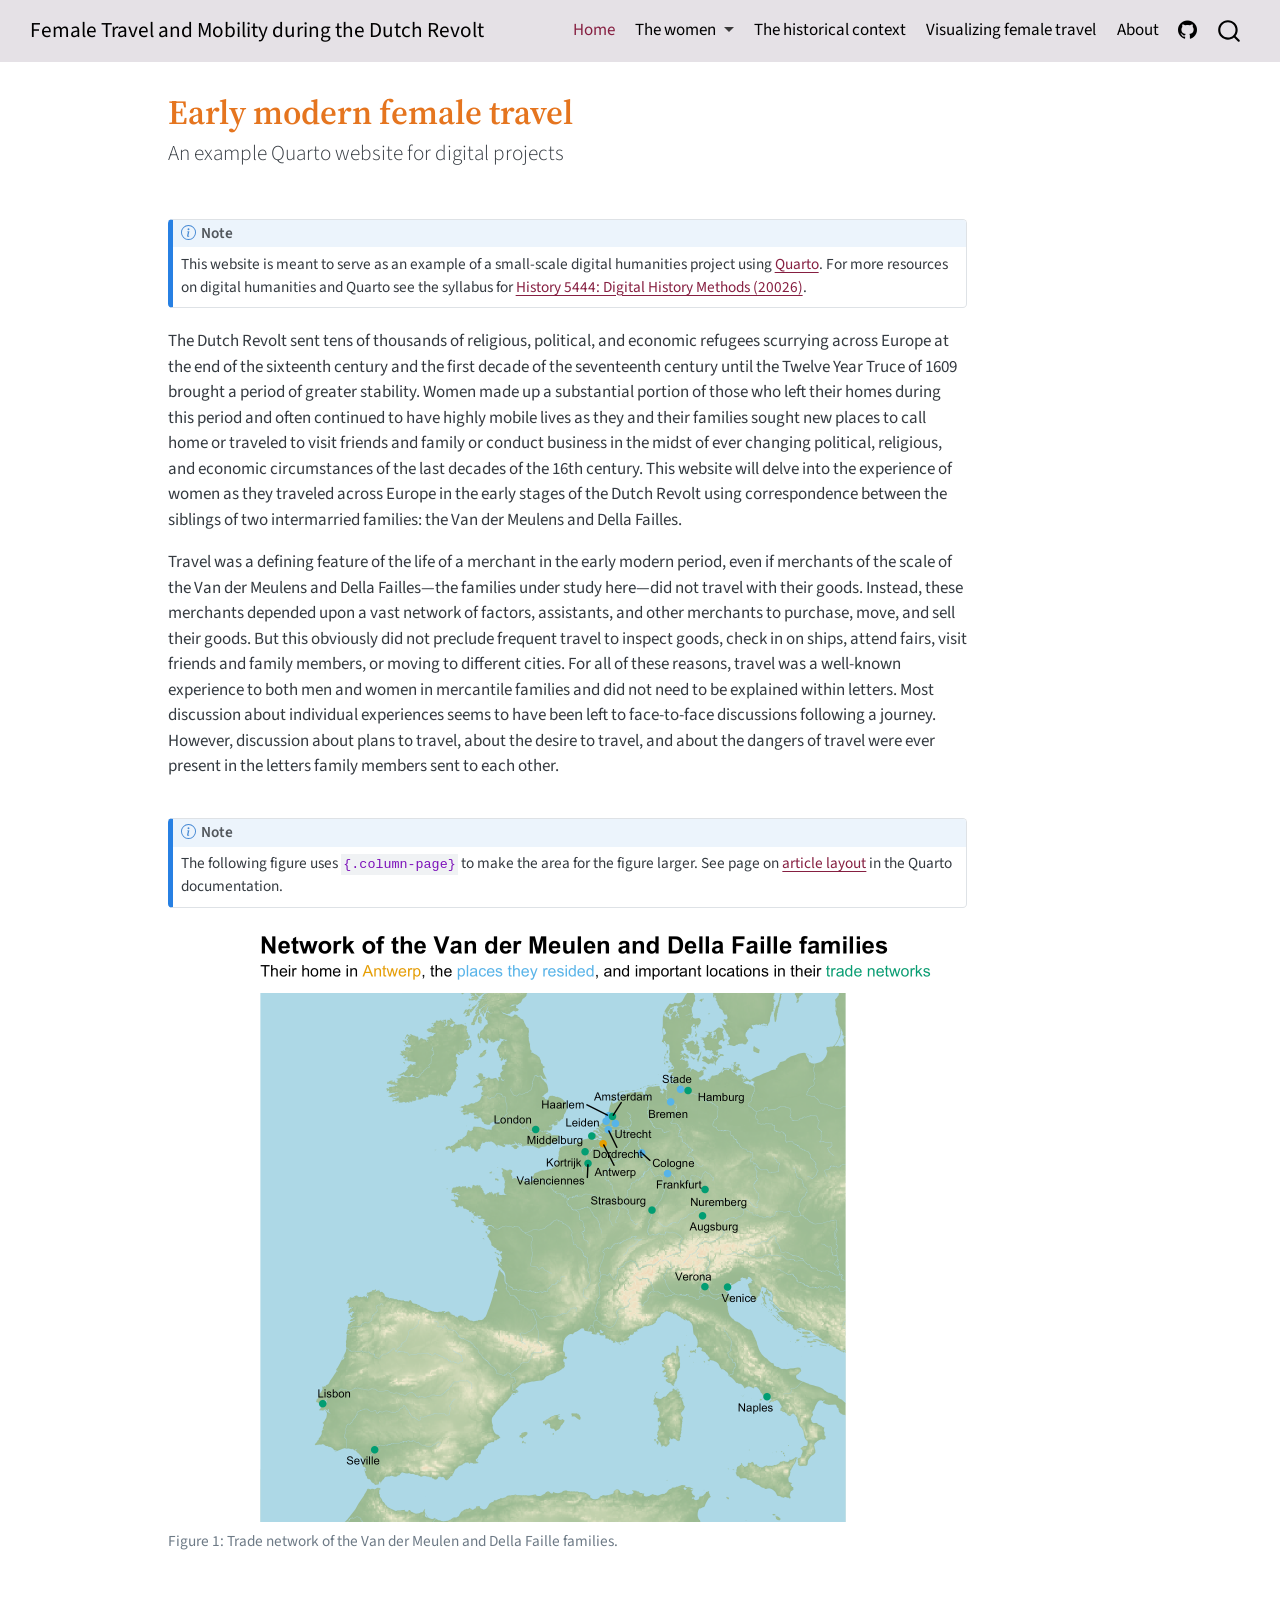
<file: index.html>
<!DOCTYPE html>
<html xmlns="http://www.w3.org/1999/xhtml" lang="en" xml:lang="en"><head>

<meta charset="utf-8">
<meta name="generator" content="quarto-1.9.37">

<meta name="viewport" content="width=device-width, initial-scale=1.0, user-scalable=yes">


<title>Early modern female travel – Female Travel and Mobility during the Dutch Revolt</title>
<style>
/* Default styles provided by pandoc.
** See https://pandoc.org/MANUAL.html#variables-for-html for config info.
*/
code{white-space: pre-wrap;}
span.smallcaps{font-variant: small-caps;}
div.columns{display: flex; gap: min(4vw, 1.5em);}
div.column{flex: auto; overflow-x: auto;}
div.hanging-indent{margin-left: 1.5em; text-indent: -1.5em;}
ul.task-list{list-style: none;}
ul.task-list li input[type="checkbox"] {
  width: 0.8em;
  margin: 0 0.8em 0.2em -1em; /* quarto-specific, see https://github.com/quarto-dev/quarto-cli/issues/4556 */ 
  vertical-align: middle;
}
</style>


<script src="site_libs/quarto-nav/quarto-nav.js"></script>
<script src="site_libs/quarto-nav/headroom.min.js"></script>
<script src="site_libs/clipboard/clipboard.min.js"></script>
<script src="site_libs/quarto-search/autocomplete.umd.js"></script>
<script src="site_libs/quarto-search/fuse.min.js"></script>
<script src="site_libs/quarto-search/quarto-search.js"></script>
<meta name="quarto:offset" content="./">
<script src="site_libs/quarto-html/quarto.js" type="module"></script>
<script src="site_libs/quarto-html/tabsets/tabsets.js" type="module"></script>
<script src="site_libs/quarto-html/popper.min.js"></script>
<script src="site_libs/quarto-html/tippy.umd.min.js"></script>
<script src="site_libs/quarto-html/anchor.min.js"></script>
<link href="site_libs/quarto-html/tippy.css" rel="stylesheet">
<link href="site_libs/quarto-html/quarto-syntax-highlighting-7f8f88aac4f3542376d5c11b86a4c14d.css" rel="stylesheet" id="quarto-text-highlighting-styles">
<script src="site_libs/bootstrap/bootstrap.min.js"></script>
<link href="site_libs/bootstrap/bootstrap-icons.css" rel="stylesheet">
<link href="site_libs/bootstrap/bootstrap-481a39b25387326fc2a14700b6f71c9c.min.css" rel="stylesheet" append-hash="true" id="quarto-bootstrap" data-mode="light">
<script id="quarto-search-options" type="application/json">{
  "location": "navbar",
  "copy-button": false,
  "collapse-after": 3,
  "panel-placement": "end",
  "type": "overlay",
  "limit": 50,
  "keyboard-shortcut": [
    "f",
    "/",
    "s"
  ],
  "show-item-context": false,
  "language": {
    "search-no-results-text": "No results",
    "search-matching-documents-text": "matching documents",
    "search-copy-link-title": "Copy link to search",
    "search-hide-matches-text": "Hide additional matches",
    "search-more-match-text": "more match in this document",
    "search-more-matches-text": "more matches in this document",
    "search-clear-button-title": "Clear",
    "search-text-placeholder": "",
    "search-detached-cancel-button-title": "Cancel",
    "search-submit-button-title": "Submit",
    "search-label": "Search"
  }
}</script>


</head>

<body class="nav-fixed quarto-light">

<div id="quarto-search-results"></div>
  <header id="quarto-header" class="headroom fixed-top">
    <nav class="navbar navbar-expand-lg " data-bs-theme="dark">
      <div class="navbar-container container-fluid">
      <div class="navbar-brand-container mx-auto">
    <a class="navbar-brand" href="./index.html">
    <span class="navbar-title">Female Travel and Mobility during the Dutch Revolt</span>
    </a>
  </div>
            <div id="quarto-search" class="" title="Search"></div>
          <button class="navbar-toggler" type="button" data-bs-toggle="collapse" data-bs-target="#navbarCollapse" aria-controls="navbarCollapse" role="menu" aria-expanded="false" aria-label="Toggle navigation" onclick="if (window.quartoToggleHeadroom) { window.quartoToggleHeadroom(); }">
  <span class="navbar-toggler-icon"></span>
</button>
          <div class="collapse navbar-collapse" id="navbarCollapse">
            <ul class="navbar-nav navbar-nav-scroll ms-auto">
  <li class="nav-item">
    <a class="nav-link active" href="./index.html" aria-current="page"> 
<span class="menu-text">Home</span></a>
  </li>  
  <li class="nav-item dropdown ">
    <a class="nav-link dropdown-toggle" href="#" id="nav-menu-the-women" role="link" data-bs-toggle="dropdown" aria-expanded="false">
 <span class="menu-text">The women</span>
    </a>
    <ul class="dropdown-menu dropdown-menu-end" aria-labelledby="nav-menu-the-women">    
        <li>
    <a class="dropdown-item" href="./anna-df.html">
 <span class="dropdown-text">Anna della Faille</span></a>
  </li>  
        <li>
    <a class="dropdown-item" href="./hester-df.html">
 <span class="dropdown-text">Hester della Faille</span></a>
  </li>  
        <li>
    <a class="dropdown-item" href="./zeghers.html">
 <span class="dropdown-text">Elizabeth Zeghers</span></a>
  </li>  
        <li>
    <a class="dropdown-item" href="./anna-vdm.html">
 <span class="dropdown-text">Anna van der Meulen</span></a>
  </li>  
        <li>
    <a class="dropdown-item" href="./sarah-vdm.html">
 <span class="dropdown-text">Sarah van der Meulen</span></a>
  </li>  
    </ul>
  </li>
  <li class="nav-item">
    <a class="nav-link" href="./context.html"> 
<span class="menu-text">The historical context</span></a>
  </li>  
  <li class="nav-item">
    <a class="nav-link" href="./movements.html"> 
<span class="menu-text">Visualizing female travel</span></a>
  </li>  
  <li class="nav-item">
    <a class="nav-link" href="./about.html"> 
<span class="menu-text">About</span></a>
  </li>  
  <li class="nav-item compact">
    <a class="nav-link" href="https://github.com/jessesadler/quarto-web-example"> <i class="bi bi-github" role="img">
</i> 
<span class="menu-text"></span></a>
  </li>  
</ul>
          </div> <!-- /navcollapse -->
            <div class="quarto-navbar-tools">
</div>
      </div> <!-- /container-fluid -->
    </nav>
</header>
<!-- content -->
<div id="quarto-content" class="quarto-container page-columns page-rows-contents page-layout-article page-navbar">
<!-- sidebar -->
<!-- margin-sidebar -->
    <div id="quarto-margin-sidebar" class="sidebar margin-sidebar zindex-bottom">
        
    </div>
<!-- main -->
<main class="content page-columns page-full" id="quarto-document-content">

<header id="title-block-header" class="quarto-title-block default">
<div class="quarto-title">
<h1 class="title">Early modern female travel</h1>
<p class="subtitle lead">An example Quarto website for digital projects</p>
</div>



<div class="quarto-title-meta">

    
  
    
  </div>
  


</header>


<div class="callout callout-style-default callout-note callout-titled">
<div class="callout-header d-flex align-content-center">
<div class="callout-icon-container">
<i class="callout-icon"></i>
</div>
<div class="callout-title-container flex-fill">
Note
</div>
</div>
<div class="callout-body-container callout-body">
<p>This website is meant to serve as an example of a small-scale digital humanities project using <a href="https://quarto.org/">Quarto</a>. For more resources on digital humanities and Quarto see the syllabus for <a href="https://jessesadler.github.io/vt5444s26/">History 5444: Digital History Methods (20026)</a>.</p>
</div>
</div>
<p>The Dutch Revolt sent tens of thousands of religious, political, and economic refugees scurrying across Europe at the end of the sixteenth century and the first decade of the seventeenth century until the Twelve Year Truce of 1609 brought a period of greater stability. Women made up a substantial portion of those who left their homes during this period and often continued to have highly mobile lives as they and their families sought new places to call home or traveled to visit friends and family or conduct business in the midst of ever changing political, religious, and economic circumstances of the last decades of the 16th century. This website will delve into the experience of women as they traveled across Europe in the early stages of the Dutch Revolt using correspondence between the siblings of two intermarried families: the Van der Meulens and Della Failles.</p>
<p>Travel was a defining feature of the life of a merchant in the early modern period, even if merchants of the scale of the Van der Meulens and Della Failles—the families under study here—did not travel with their goods. Instead, these merchants depended upon a vast network of factors, assistants, and other merchants to purchase, move, and sell their goods. But this obviously did not preclude frequent travel to inspect goods, check in on ships, attend fairs, visit friends and family members, or moving to different cities. For all of these reasons, travel was a well-known experience to both men and women in mercantile families and did not need to be explained within letters. Most discussion about individual experiences seems to have been left to face-to-face discussions following a journey. However, discussion about plans to travel, about the desire to travel, and about the dangers of travel were ever present in the letters family members sent to each other.</p>
<div class="callout callout-style-default callout-note callout-titled">
<div class="callout-header d-flex align-content-center">
<div class="callout-icon-container">
<i class="callout-icon"></i>
</div>
<div class="callout-title-container flex-fill">
Note
</div>
</div>
<div class="callout-body-container callout-body">
<p>The following figure uses <code>{.column-page}</code> to make the area for the figure larger. See page on <a href="https://quarto.org/docs/authoring/article-layout.html">article layout</a> in the Quarto documentation.</p>
</div>
</div>
<div class="page-columns page-full">
<div class="cell page-columns page-full">
<div class="cell-output-display page-columns page-full">
<div id="fig-trade-network" class="quarto-float quarto-figure quarto-figure-center anchored page-columns page-full" alt="A map of western Europe with points representing the two families' home in Antwerp; their residences in Bremen, Cologne, Frankfurt, Stade, Utrecht, Leiden, Dordrecht, and Haarlem; and their main places of trade in London, Venice, Verona, Naples, Amsterdam, Middelburg, Hamburg, Strasbourg, Augsburg, Nuremberg, Seville, Lisbon, Kortrijk, and Valenciennes.">
<figure class="quarto-float quarto-float-fig figure page-columns page-full">
<div aria-describedby="fig-trade-network-caption-0ceaefa1-69ba-4598-a22c-09a6ac19f8ca" class="page-columns page-full">
<img src="index_files/figure-html/fig-trade-network-1.png" class="img-fluid figure-img column-page" alt="A map of western Europe with points representing the two families' home in Antwerp; their residences in Bremen, Cologne, Frankfurt, Stade, Utrecht, Leiden, Dordrecht, and Haarlem; and their main places of trade in London, Venice, Verona, Naples, Amsterdam, Middelburg, Hamburg, Strasbourg, Augsburg, Nuremberg, Seville, Lisbon, Kortrijk, and Valenciennes." width="960">
</div>
<figcaption class="quarto-float-caption-bottom quarto-float-caption quarto-float-fig" id="fig-trade-network-caption-0ceaefa1-69ba-4598-a22c-09a6ac19f8ca">
Figure&nbsp;1: Trade network of the Van der Meulen and Della Faille families.
</figcaption>
</figure>
</div>
</div>
</div>
</div>



</main> <!-- /main -->
<script id="quarto-html-after-body" type="application/javascript">
  window.document.addEventListener("DOMContentLoaded", function (event) {
    const icon = "";
    const anchorJS = new window.AnchorJS();
    anchorJS.options = {
      placement: 'right',
      icon: icon
    };
    anchorJS.add('.anchored');
    const isCodeAnnotation = (el) => {
      for (const clz of el.classList) {
        if (clz.startsWith('code-annotation-')) {                     
          return true;
        }
      }
      return false;
    }
    const onCopySuccess = function(e) {
      // button target
      const button = e.trigger;
      // don't keep focus
      button.blur();
      // flash "checked"
      button.classList.add('code-copy-button-checked');
      var currentTitle = button.getAttribute("title");
      button.setAttribute("title", "Copied!");
      let tooltip;
      if (window.bootstrap) {
        button.setAttribute("data-bs-toggle", "tooltip");
        button.setAttribute("data-bs-placement", "left");
        button.setAttribute("data-bs-title", "Copied!");
        tooltip = new bootstrap.Tooltip(button, 
          { trigger: "manual", 
            customClass: "code-copy-button-tooltip",
            offset: [0, -8]});
        tooltip.show();    
      }
      setTimeout(function() {
        if (tooltip) {
          tooltip.hide();
          button.removeAttribute("data-bs-title");
          button.removeAttribute("data-bs-toggle");
          button.removeAttribute("data-bs-placement");
        }
        button.setAttribute("title", currentTitle);
        button.classList.remove('code-copy-button-checked');
      }, 1000);
      // clear code selection
      e.clearSelection();
    }
    const getTextToCopy = function(trigger) {
      const outerScaffold = trigger.parentElement.cloneNode(true);
      const codeEl = outerScaffold.querySelector('code');
      for (const childEl of codeEl.children) {
        if (isCodeAnnotation(childEl)) {
          childEl.remove();
        }
      }
      return codeEl.innerText;
    }
    const clipboard = new window.ClipboardJS('.code-copy-button:not([data-in-quarto-modal])', {
      text: getTextToCopy
    });
    clipboard.on('success', onCopySuccess);
    if (window.document.getElementById('quarto-embedded-source-code-modal')) {
      const clipboardModal = new window.ClipboardJS('.code-copy-button[data-in-quarto-modal]', {
        text: getTextToCopy,
        container: window.document.getElementById('quarto-embedded-source-code-modal')
      });
      clipboardModal.on('success', onCopySuccess);
    }
      var localhostRegex = new RegExp(/^(?:http|https):\/\/localhost\:?[0-9]*\//);
      var mailtoRegex = new RegExp(/^mailto:/);
        var filterRegex = new RegExp("https:\/\/jessesadler\.github\.io\/quarto-web-example\/");
      var isInternal = (href) => {
          return filterRegex.test(href) || localhostRegex.test(href) || mailtoRegex.test(href);
      }
      // Inspect non-navigation links and adorn them if external
     var links = window.document.querySelectorAll('a[href]:not(.nav-link):not(.navbar-brand):not(.toc-action):not(.sidebar-link):not(.sidebar-item-toggle):not(.pagination-link):not(.no-external):not([aria-hidden]):not(.dropdown-item):not(.quarto-navigation-tool):not(.about-link)');
      for (var i=0; i<links.length; i++) {
        const link = links[i];
        if (!isInternal(link.href)) {
          // undo the damage that might have been done by quarto-nav.js in the case of
          // links that we want to consider external
          if (link.dataset.originalHref !== undefined) {
            link.href = link.dataset.originalHref;
          }
        }
      }
    function tippyHover(el, contentFn, onTriggerFn, onUntriggerFn) {
      const config = {
        allowHTML: true,
        maxWidth: 500,
        delay: 100,
        arrow: false,
        appendTo: function(el) {
            return el.parentElement;
        },
        interactive: true,
        interactiveBorder: 10,
        theme: 'quarto',
        placement: 'bottom-start',
      };
      if (contentFn) {
        config.content = contentFn;
      }
      if (onTriggerFn) {
        config.onTrigger = onTriggerFn;
      }
      if (onUntriggerFn) {
        config.onUntrigger = onUntriggerFn;
      }
      window.tippy(el, config); 
    }
    const noterefs = window.document.querySelectorAll('a[role="doc-noteref"]');
    for (var i=0; i<noterefs.length; i++) {
      const ref = noterefs[i];
      tippyHover(ref, function() {
        // use id or data attribute instead here
        let href = ref.getAttribute('data-footnote-href') || ref.getAttribute('href');
        try { href = new URL(href).hash; } catch {}
        const id = href.replace(/^#\/?/, "");
        const note = window.document.getElementById(id);
        if (note) {
          return note.innerHTML;
        } else {
          return "";
        }
      });
    }
    const xrefs = window.document.querySelectorAll('a.quarto-xref');
    const processXRef = (id, note) => {
      // Strip column container classes
      const stripColumnClz = (el) => {
        el.classList.remove("page-full", "page-columns");
        if (el.children) {
          for (const child of el.children) {
            stripColumnClz(child);
          }
        }
      }
      stripColumnClz(note)
      if (id === null || id.startsWith('sec-')) {
        // Special case sections, only their first couple elements
        const container = document.createElement("div");
        if (note.children && note.children.length > 2) {
          container.appendChild(note.children[0].cloneNode(true));
          for (let i = 1; i < note.children.length; i++) {
            const child = note.children[i];
            if (child.tagName === "P" && child.innerText === "") {
              continue;
            } else {
              container.appendChild(child.cloneNode(true));
              break;
            }
          }
          if (window.Quarto?.typesetMath) {
            window.Quarto.typesetMath(container);
          }
          return container.innerHTML
        } else {
          if (window.Quarto?.typesetMath) {
            window.Quarto.typesetMath(note);
          }
          return note.innerHTML;
        }
      } else {
        // Remove any anchor links if they are present
        const anchorLink = note.querySelector('a.anchorjs-link');
        if (anchorLink) {
          anchorLink.remove();
        }
        if (window.Quarto?.typesetMath) {
          window.Quarto.typesetMath(note);
        }
        if (note.classList.contains("callout")) {
          return note.outerHTML;
        } else {
          return note.innerHTML;
        }
      }
    }
    for (var i=0; i<xrefs.length; i++) {
      const xref = xrefs[i];
      tippyHover(xref, undefined, function(instance) {
        instance.disable();
        let url = xref.getAttribute('href');
        let hash = undefined; 
        if (url.startsWith('#')) {
          hash = url;
        } else {
          try { hash = new URL(url).hash; } catch {}
        }
        if (hash) {
          const id = hash.replace(/^#\/?/, "");
          const note = window.document.getElementById(id);
          if (note !== null) {
            try {
              const html = processXRef(id, note.cloneNode(true));
              instance.setContent(html);
            } finally {
              instance.enable();
              instance.show();
            }
          } else {
            // See if we can fetch this
            fetch(url.split('#')[0])
            .then(res => res.text())
            .then(html => {
              const parser = new DOMParser();
              const htmlDoc = parser.parseFromString(html, "text/html");
              const note = htmlDoc.getElementById(id);
              if (note !== null) {
                const html = processXRef(id, note);
                instance.setContent(html);
              } 
            }).finally(() => {
              instance.enable();
              instance.show();
            });
          }
        } else {
          // See if we can fetch a full url (with no hash to target)
          // This is a special case and we should probably do some content thinning / targeting
          fetch(url)
          .then(res => res.text())
          .then(html => {
            const parser = new DOMParser();
            const htmlDoc = parser.parseFromString(html, "text/html");
            const note = htmlDoc.querySelector('main.content');
            if (note !== null) {
              // This should only happen for chapter cross references
              // (since there is no id in the URL)
              // remove the first header
              if (note.children.length > 0 && note.children[0].tagName === "HEADER") {
                note.children[0].remove();
              }
              const html = processXRef(null, note);
              instance.setContent(html);
            } 
          }).finally(() => {
            instance.enable();
            instance.show();
          });
        }
      }, function(instance) {
      });
    }
        let selectedAnnoteEl;
        const selectorForAnnotation = ( cell, annotation) => {
          let cellAttr = 'data-code-cell="' + cell + '"';
          let lineAttr = 'data-code-annotation="' +  annotation + '"';
          const selector = 'span[' + cellAttr + '][' + lineAttr + ']';
          return selector;
        }
        const selectCodeLines = (annoteEl) => {
          const doc = window.document;
          const targetCell = annoteEl.getAttribute("data-target-cell");
          const targetAnnotation = annoteEl.getAttribute("data-target-annotation");
          const annoteSpan = window.document.querySelector(selectorForAnnotation(targetCell, targetAnnotation));
          const lines = annoteSpan.getAttribute("data-code-lines").split(",");
          const lineIds = lines.map((line) => {
            return targetCell + "-" + line;
          })
          let top = null;
          let height = null;
          let parent = null;
          if (lineIds.length > 0) {
              //compute the position of the single el (top and bottom and make a div)
              const el = window.document.getElementById(lineIds[0]);
              top = el.offsetTop;
              height = el.offsetHeight;
              parent = el.parentElement.parentElement;
            if (lineIds.length > 1) {
              const lastEl = window.document.getElementById(lineIds[lineIds.length - 1]);
              const bottom = lastEl.offsetTop + lastEl.offsetHeight;
              height = bottom - top;
            }
            if (top !== null && height !== null && parent !== null) {
              // cook up a div (if necessary) and position it 
              let div = window.document.getElementById("code-annotation-line-highlight");
              if (div === null) {
                div = window.document.createElement("div");
                div.setAttribute("id", "code-annotation-line-highlight");
                div.style.position = 'absolute';
                parent.appendChild(div);
              }
              div.style.top = top - 2 + "px";
              div.style.height = height + 4 + "px";
              div.style.left = 0;
              let gutterDiv = window.document.getElementById("code-annotation-line-highlight-gutter");
              if (gutterDiv === null) {
                gutterDiv = window.document.createElement("div");
                gutterDiv.setAttribute("id", "code-annotation-line-highlight-gutter");
                gutterDiv.style.position = 'absolute';
                const codeCell = window.document.getElementById(targetCell);
                const gutter = codeCell.querySelector('.code-annotation-gutter');
                gutter.appendChild(gutterDiv);
              }
              gutterDiv.style.top = top - 2 + "px";
              gutterDiv.style.height = height + 4 + "px";
            }
            selectedAnnoteEl = annoteEl;
          }
        };
        const unselectCodeLines = () => {
          const elementsIds = ["code-annotation-line-highlight", "code-annotation-line-highlight-gutter"];
          elementsIds.forEach((elId) => {
            const div = window.document.getElementById(elId);
            if (div) {
              div.remove();
            }
          });
          selectedAnnoteEl = undefined;
        };
          // Handle positioning of the toggle
      window.addEventListener(
        "resize",
        throttle(() => {
          elRect = undefined;
          if (selectedAnnoteEl) {
            selectCodeLines(selectedAnnoteEl);
          }
        }, 10)
      );
      function throttle(fn, ms) {
      let throttle = false;
      let timer;
        return (...args) => {
          if(!throttle) { // first call gets through
              fn.apply(this, args);
              throttle = true;
          } else { // all the others get throttled
              if(timer) clearTimeout(timer); // cancel #2
              timer = setTimeout(() => {
                fn.apply(this, args);
                timer = throttle = false;
              }, ms);
          }
        };
      }
        // Attach click handler to the DT
        const annoteDls = window.document.querySelectorAll('dt[data-target-cell]');
        for (const annoteDlNode of annoteDls) {
          annoteDlNode.addEventListener('click', (event) => {
            const clickedEl = event.target;
            if (clickedEl !== selectedAnnoteEl) {
              unselectCodeLines();
              const activeEl = window.document.querySelector('dt[data-target-cell].code-annotation-active');
              if (activeEl) {
                activeEl.classList.remove('code-annotation-active');
              }
              selectCodeLines(clickedEl);
              clickedEl.classList.add('code-annotation-active');
            } else {
              // Unselect the line
              unselectCodeLines();
              clickedEl.classList.remove('code-annotation-active');
            }
          });
        }
    const findCites = (el) => {
      const parentEl = el.parentElement;
      if (parentEl) {
        const cites = parentEl.dataset.cites;
        if (cites) {
          return {
            el,
            cites: cites.split(' ')
          };
        } else {
          return findCites(el.parentElement)
        }
      } else {
        return undefined;
      }
    };
    var bibliorefs = window.document.querySelectorAll('a[role="doc-biblioref"]');
    for (var i=0; i<bibliorefs.length; i++) {
      const ref = bibliorefs[i];
      const citeInfo = findCites(ref);
      if (citeInfo) {
        tippyHover(citeInfo.el, function() {
          var popup = window.document.createElement('div');
          citeInfo.cites.forEach(function(cite) {
            var citeDiv = window.document.createElement('div');
            citeDiv.classList.add('hanging-indent');
            citeDiv.classList.add('csl-entry');
            var biblioDiv = window.document.getElementById('ref-' + cite);
            if (biblioDiv) {
              citeDiv.innerHTML = biblioDiv.innerHTML;
            }
            popup.appendChild(citeDiv);
          });
          return popup.innerHTML;
        });
      }
    }
  });
  </script>
</div> <!-- /content -->




</body></html>
</file>
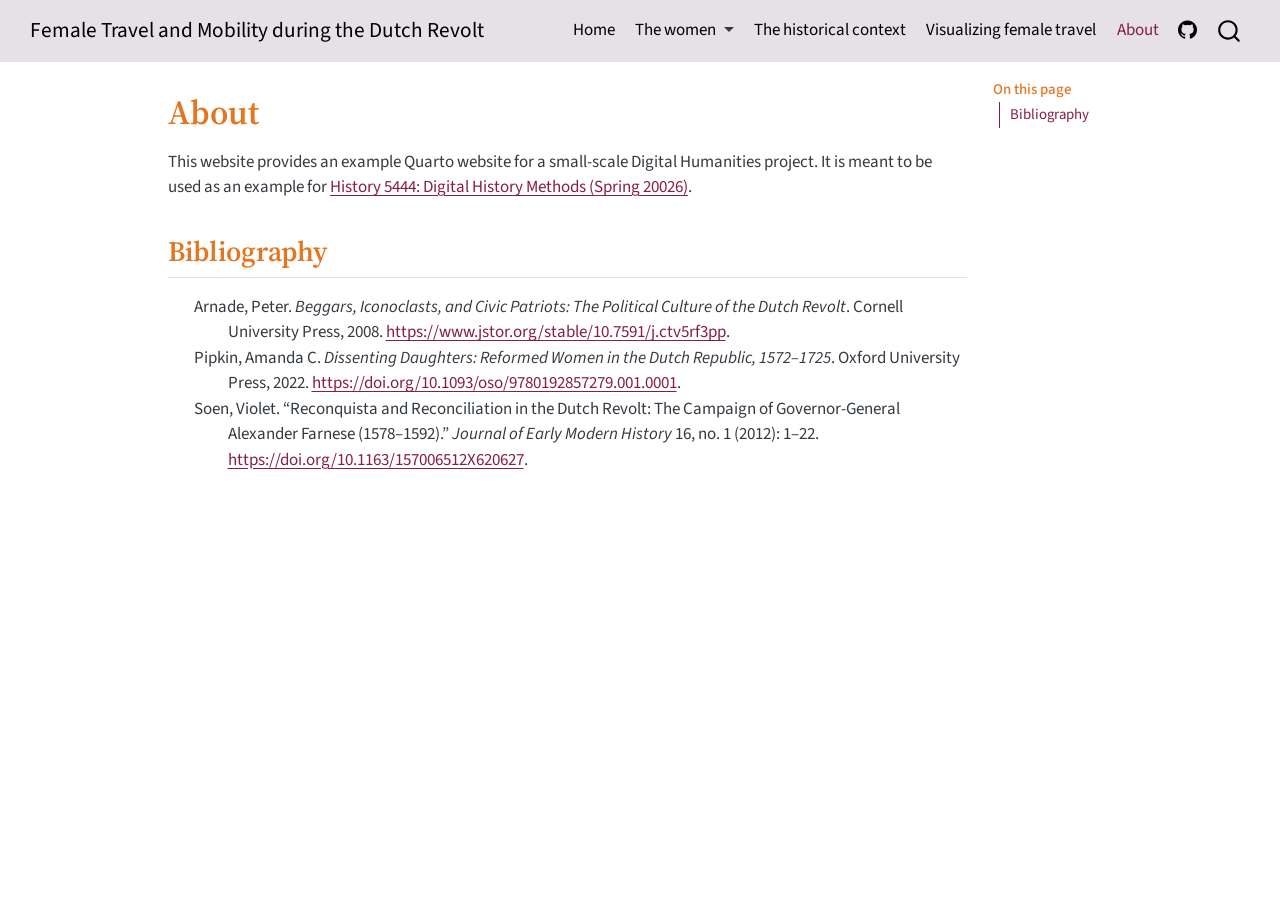
<file: about.html>
<!DOCTYPE html>
<html xmlns="http://www.w3.org/1999/xhtml" lang="en" xml:lang="en"><head>

<meta charset="utf-8">
<meta name="generator" content="quarto-1.9.37">

<meta name="viewport" content="width=device-width, initial-scale=1.0, user-scalable=yes">


<title>About – Female Travel and Mobility during the Dutch Revolt</title>
<style>
/* Default styles provided by pandoc.
** See https://pandoc.org/MANUAL.html#variables-for-html for config info.
*/
code{white-space: pre-wrap;}
span.smallcaps{font-variant: small-caps;}
div.columns{display: flex; gap: min(4vw, 1.5em);}
div.column{flex: auto; overflow-x: auto;}
div.hanging-indent{margin-left: 1.5em; text-indent: -1.5em;}
ul.task-list{list-style: none;}
ul.task-list li input[type="checkbox"] {
  width: 0.8em;
  margin: 0 0.8em 0.2em -1em; /* quarto-specific, see https://github.com/quarto-dev/quarto-cli/issues/4556 */ 
  vertical-align: middle;
}
/* CSS for citations */
div.csl-bib-body { }
div.csl-entry {
  clear: both;
}
.hanging-indent div.csl-entry {
  margin-left:2em;
  text-indent:-2em;
}
div.csl-left-margin {
  min-width:2em;
  float:left;
}
div.csl-right-inline {
  margin-left:2em;
  padding-left:1em;
}
div.csl-indent {
  margin-left: 2em;
}</style>


<script src="site_libs/quarto-nav/quarto-nav.js"></script>
<script src="site_libs/quarto-nav/headroom.min.js"></script>
<script src="site_libs/clipboard/clipboard.min.js"></script>
<script src="site_libs/quarto-search/autocomplete.umd.js"></script>
<script src="site_libs/quarto-search/fuse.min.js"></script>
<script src="site_libs/quarto-search/quarto-search.js"></script>
<meta name="quarto:offset" content="./">
<script src="site_libs/quarto-html/quarto.js" type="module"></script>
<script src="site_libs/quarto-html/tabsets/tabsets.js" type="module"></script>
<script src="site_libs/quarto-html/popper.min.js"></script>
<script src="site_libs/quarto-html/tippy.umd.min.js"></script>
<script src="site_libs/quarto-html/anchor.min.js"></script>
<link href="site_libs/quarto-html/tippy.css" rel="stylesheet">
<link href="site_libs/quarto-html/quarto-syntax-highlighting-7f8f88aac4f3542376d5c11b86a4c14d.css" rel="stylesheet" id="quarto-text-highlighting-styles">
<script src="site_libs/bootstrap/bootstrap.min.js"></script>
<link href="site_libs/bootstrap/bootstrap-icons.css" rel="stylesheet">
<link href="site_libs/bootstrap/bootstrap-481a39b25387326fc2a14700b6f71c9c.min.css" rel="stylesheet" append-hash="true" id="quarto-bootstrap" data-mode="light">
<script id="quarto-search-options" type="application/json">{
  "location": "navbar",
  "copy-button": false,
  "collapse-after": 3,
  "panel-placement": "end",
  "type": "overlay",
  "limit": 50,
  "keyboard-shortcut": [
    "f",
    "/",
    "s"
  ],
  "show-item-context": false,
  "language": {
    "search-no-results-text": "No results",
    "search-matching-documents-text": "matching documents",
    "search-copy-link-title": "Copy link to search",
    "search-hide-matches-text": "Hide additional matches",
    "search-more-match-text": "more match in this document",
    "search-more-matches-text": "more matches in this document",
    "search-clear-button-title": "Clear",
    "search-text-placeholder": "",
    "search-detached-cancel-button-title": "Cancel",
    "search-submit-button-title": "Submit",
    "search-label": "Search"
  }
}</script>


</head>

<body class="nav-fixed quarto-light">

<div id="quarto-search-results"></div>
  <header id="quarto-header" class="headroom fixed-top">
    <nav class="navbar navbar-expand-lg " data-bs-theme="dark">
      <div class="navbar-container container-fluid">
      <div class="navbar-brand-container mx-auto">
    <a class="navbar-brand" href="./index.html">
    <span class="navbar-title">Female Travel and Mobility during the Dutch Revolt</span>
    </a>
  </div>
            <div id="quarto-search" class="" title="Search"></div>
          <button class="navbar-toggler" type="button" data-bs-toggle="collapse" data-bs-target="#navbarCollapse" aria-controls="navbarCollapse" role="menu" aria-expanded="false" aria-label="Toggle navigation" onclick="if (window.quartoToggleHeadroom) { window.quartoToggleHeadroom(); }">
  <span class="navbar-toggler-icon"></span>
</button>
          <div class="collapse navbar-collapse" id="navbarCollapse">
            <ul class="navbar-nav navbar-nav-scroll ms-auto">
  <li class="nav-item">
    <a class="nav-link" href="./index.html"> 
<span class="menu-text">Home</span></a>
  </li>  
  <li class="nav-item dropdown ">
    <a class="nav-link dropdown-toggle" href="#" id="nav-menu-the-women" role="link" data-bs-toggle="dropdown" aria-expanded="false">
 <span class="menu-text">The women</span>
    </a>
    <ul class="dropdown-menu dropdown-menu-end" aria-labelledby="nav-menu-the-women">    
        <li>
    <a class="dropdown-item" href="./anna-df.html">
 <span class="dropdown-text">Anna della Faille</span></a>
  </li>  
        <li>
    <a class="dropdown-item" href="./hester-df.html">
 <span class="dropdown-text">Hester della Faille</span></a>
  </li>  
        <li>
    <a class="dropdown-item" href="./zeghers.html">
 <span class="dropdown-text">Elizabeth Zeghers</span></a>
  </li>  
        <li>
    <a class="dropdown-item" href="./anna-vdm.html">
 <span class="dropdown-text">Anna van der Meulen</span></a>
  </li>  
        <li>
    <a class="dropdown-item" href="./sarah-vdm.html">
 <span class="dropdown-text">Sarah van der Meulen</span></a>
  </li>  
    </ul>
  </li>
  <li class="nav-item">
    <a class="nav-link" href="./context.html"> 
<span class="menu-text">The historical context</span></a>
  </li>  
  <li class="nav-item">
    <a class="nav-link" href="./movements.html"> 
<span class="menu-text">Visualizing female travel</span></a>
  </li>  
  <li class="nav-item">
    <a class="nav-link active" href="./about.html" aria-current="page"> 
<span class="menu-text">About</span></a>
  </li>  
  <li class="nav-item compact">
    <a class="nav-link" href="https://github.com/jessesadler/quarto-web-example"> <i class="bi bi-github" role="img">
</i> 
<span class="menu-text"></span></a>
  </li>  
</ul>
          </div> <!-- /navcollapse -->
            <div class="quarto-navbar-tools">
</div>
      </div> <!-- /container-fluid -->
    </nav>
</header>
<!-- content -->
<div id="quarto-content" class="quarto-container page-columns page-rows-contents page-layout-article page-navbar">
<!-- sidebar -->
<!-- margin-sidebar -->
    <div id="quarto-margin-sidebar" class="sidebar margin-sidebar">
        <nav id="TOC" role="doc-toc" class="toc-active">
    <h2 id="toc-title">On this page</h2>
   
  <ul>
  <li><a href="#bibliography" id="toc-bibliography" class="nav-link active" data-scroll-target="#bibliography">Bibliography</a></li>
  </ul>
</nav>
    </div>
<!-- main -->
<main class="content" id="quarto-document-content">

<header id="title-block-header" class="quarto-title-block default">
<div class="quarto-title">
<h1 class="title">About</h1>
</div>



<div class="quarto-title-meta">

    
  
    
  </div>
  


</header>


<p>This website provides an example Quarto website for a small-scale Digital Humanities project. It is meant to be used as an example for <a href="https://jessesadler.github.io/vt5444s26/">History 5444: Digital History Methods (Spring 20026)</a>.</p>
<section id="bibliography" class="level2">
<h2 class="anchored" data-anchor-id="bibliography">Bibliography</h2>
<div id="refs" class="references csl-bib-body hanging-indent" role="list">
<div id="ref-Arnade_2008" class="csl-entry" role="listitem">
Arnade, Peter. <em>Beggars, Iconoclasts, and Civic Patriots: The Political Culture of the Dutch Revolt</em>. Cornell University Press, 2008. <a href="https://www.jstor.org/stable/10.7591/j.ctv5rf3pp">https://www.jstor.org/stable/10.7591/j.ctv5rf3pp</a>.
</div>
<div id="ref-Pipkin_2022" class="csl-entry" role="listitem">
Pipkin, Amanda C. <em>Dissenting Daughters: Reformed Women in the Dutch Republic, 1572–1725</em>. Oxford University Press, 2022. <a href="https://doi.org/10.1093/oso/9780192857279.001.0001">https://doi.org/10.1093/oso/9780192857279.001.0001</a>.
</div>
<div id="ref-Soen_2012" class="csl-entry" role="listitem">
Soen, Violet. <span>“Reconquista and Reconciliation in the Dutch Revolt: The Campaign of Governor-General Alexander Farnese (1578–1592).”</span> <em>Journal of Early Modern History</em> 16, no. 1 (2012): 1–22. <a href="https://doi.org/10.1163/157006512X620627">https://doi.org/10.1163/157006512X620627</a>.
</div>
</div>


</section>

</main> <!-- /main -->
<script id="quarto-html-after-body" type="application/javascript">
  window.document.addEventListener("DOMContentLoaded", function (event) {
    const icon = "";
    const anchorJS = new window.AnchorJS();
    anchorJS.options = {
      placement: 'right',
      icon: icon
    };
    anchorJS.add('.anchored');
    const isCodeAnnotation = (el) => {
      for (const clz of el.classList) {
        if (clz.startsWith('code-annotation-')) {                     
          return true;
        }
      }
      return false;
    }
    const onCopySuccess = function(e) {
      // button target
      const button = e.trigger;
      // don't keep focus
      button.blur();
      // flash "checked"
      button.classList.add('code-copy-button-checked');
      var currentTitle = button.getAttribute("title");
      button.setAttribute("title", "Copied!");
      let tooltip;
      if (window.bootstrap) {
        button.setAttribute("data-bs-toggle", "tooltip");
        button.setAttribute("data-bs-placement", "left");
        button.setAttribute("data-bs-title", "Copied!");
        tooltip = new bootstrap.Tooltip(button, 
          { trigger: "manual", 
            customClass: "code-copy-button-tooltip",
            offset: [0, -8]});
        tooltip.show();    
      }
      setTimeout(function() {
        if (tooltip) {
          tooltip.hide();
          button.removeAttribute("data-bs-title");
          button.removeAttribute("data-bs-toggle");
          button.removeAttribute("data-bs-placement");
        }
        button.setAttribute("title", currentTitle);
        button.classList.remove('code-copy-button-checked');
      }, 1000);
      // clear code selection
      e.clearSelection();
    }
    const getTextToCopy = function(trigger) {
      const outerScaffold = trigger.parentElement.cloneNode(true);
      const codeEl = outerScaffold.querySelector('code');
      for (const childEl of codeEl.children) {
        if (isCodeAnnotation(childEl)) {
          childEl.remove();
        }
      }
      return codeEl.innerText;
    }
    const clipboard = new window.ClipboardJS('.code-copy-button:not([data-in-quarto-modal])', {
      text: getTextToCopy
    });
    clipboard.on('success', onCopySuccess);
    if (window.document.getElementById('quarto-embedded-source-code-modal')) {
      const clipboardModal = new window.ClipboardJS('.code-copy-button[data-in-quarto-modal]', {
        text: getTextToCopy,
        container: window.document.getElementById('quarto-embedded-source-code-modal')
      });
      clipboardModal.on('success', onCopySuccess);
    }
      var localhostRegex = new RegExp(/^(?:http|https):\/\/localhost\:?[0-9]*\//);
      var mailtoRegex = new RegExp(/^mailto:/);
        var filterRegex = new RegExp("https:\/\/jessesadler\.github\.io\/quarto-web-example\/");
      var isInternal = (href) => {
          return filterRegex.test(href) || localhostRegex.test(href) || mailtoRegex.test(href);
      }
      // Inspect non-navigation links and adorn them if external
     var links = window.document.querySelectorAll('a[href]:not(.nav-link):not(.navbar-brand):not(.toc-action):not(.sidebar-link):not(.sidebar-item-toggle):not(.pagination-link):not(.no-external):not([aria-hidden]):not(.dropdown-item):not(.quarto-navigation-tool):not(.about-link)');
      for (var i=0; i<links.length; i++) {
        const link = links[i];
        if (!isInternal(link.href)) {
          // undo the damage that might have been done by quarto-nav.js in the case of
          // links that we want to consider external
          if (link.dataset.originalHref !== undefined) {
            link.href = link.dataset.originalHref;
          }
        }
      }
    function tippyHover(el, contentFn, onTriggerFn, onUntriggerFn) {
      const config = {
        allowHTML: true,
        maxWidth: 500,
        delay: 100,
        arrow: false,
        appendTo: function(el) {
            return el.parentElement;
        },
        interactive: true,
        interactiveBorder: 10,
        theme: 'quarto',
        placement: 'bottom-start',
      };
      if (contentFn) {
        config.content = contentFn;
      }
      if (onTriggerFn) {
        config.onTrigger = onTriggerFn;
      }
      if (onUntriggerFn) {
        config.onUntrigger = onUntriggerFn;
      }
      window.tippy(el, config); 
    }
    const noterefs = window.document.querySelectorAll('a[role="doc-noteref"]');
    for (var i=0; i<noterefs.length; i++) {
      const ref = noterefs[i];
      tippyHover(ref, function() {
        // use id or data attribute instead here
        let href = ref.getAttribute('data-footnote-href') || ref.getAttribute('href');
        try { href = new URL(href).hash; } catch {}
        const id = href.replace(/^#\/?/, "");
        const note = window.document.getElementById(id);
        if (note) {
          return note.innerHTML;
        } else {
          return "";
        }
      });
    }
    const xrefs = window.document.querySelectorAll('a.quarto-xref');
    const processXRef = (id, note) => {
      // Strip column container classes
      const stripColumnClz = (el) => {
        el.classList.remove("page-full", "page-columns");
        if (el.children) {
          for (const child of el.children) {
            stripColumnClz(child);
          }
        }
      }
      stripColumnClz(note)
      if (id === null || id.startsWith('sec-')) {
        // Special case sections, only their first couple elements
        const container = document.createElement("div");
        if (note.children && note.children.length > 2) {
          container.appendChild(note.children[0].cloneNode(true));
          for (let i = 1; i < note.children.length; i++) {
            const child = note.children[i];
            if (child.tagName === "P" && child.innerText === "") {
              continue;
            } else {
              container.appendChild(child.cloneNode(true));
              break;
            }
          }
          if (window.Quarto?.typesetMath) {
            window.Quarto.typesetMath(container);
          }
          return container.innerHTML
        } else {
          if (window.Quarto?.typesetMath) {
            window.Quarto.typesetMath(note);
          }
          return note.innerHTML;
        }
      } else {
        // Remove any anchor links if they are present
        const anchorLink = note.querySelector('a.anchorjs-link');
        if (anchorLink) {
          anchorLink.remove();
        }
        if (window.Quarto?.typesetMath) {
          window.Quarto.typesetMath(note);
        }
        if (note.classList.contains("callout")) {
          return note.outerHTML;
        } else {
          return note.innerHTML;
        }
      }
    }
    for (var i=0; i<xrefs.length; i++) {
      const xref = xrefs[i];
      tippyHover(xref, undefined, function(instance) {
        instance.disable();
        let url = xref.getAttribute('href');
        let hash = undefined; 
        if (url.startsWith('#')) {
          hash = url;
        } else {
          try { hash = new URL(url).hash; } catch {}
        }
        if (hash) {
          const id = hash.replace(/^#\/?/, "");
          const note = window.document.getElementById(id);
          if (note !== null) {
            try {
              const html = processXRef(id, note.cloneNode(true));
              instance.setContent(html);
            } finally {
              instance.enable();
              instance.show();
            }
          } else {
            // See if we can fetch this
            fetch(url.split('#')[0])
            .then(res => res.text())
            .then(html => {
              const parser = new DOMParser();
              const htmlDoc = parser.parseFromString(html, "text/html");
              const note = htmlDoc.getElementById(id);
              if (note !== null) {
                const html = processXRef(id, note);
                instance.setContent(html);
              } 
            }).finally(() => {
              instance.enable();
              instance.show();
            });
          }
        } else {
          // See if we can fetch a full url (with no hash to target)
          // This is a special case and we should probably do some content thinning / targeting
          fetch(url)
          .then(res => res.text())
          .then(html => {
            const parser = new DOMParser();
            const htmlDoc = parser.parseFromString(html, "text/html");
            const note = htmlDoc.querySelector('main.content');
            if (note !== null) {
              // This should only happen for chapter cross references
              // (since there is no id in the URL)
              // remove the first header
              if (note.children.length > 0 && note.children[0].tagName === "HEADER") {
                note.children[0].remove();
              }
              const html = processXRef(null, note);
              instance.setContent(html);
            } 
          }).finally(() => {
            instance.enable();
            instance.show();
          });
        }
      }, function(instance) {
      });
    }
        let selectedAnnoteEl;
        const selectorForAnnotation = ( cell, annotation) => {
          let cellAttr = 'data-code-cell="' + cell + '"';
          let lineAttr = 'data-code-annotation="' +  annotation + '"';
          const selector = 'span[' + cellAttr + '][' + lineAttr + ']';
          return selector;
        }
        const selectCodeLines = (annoteEl) => {
          const doc = window.document;
          const targetCell = annoteEl.getAttribute("data-target-cell");
          const targetAnnotation = annoteEl.getAttribute("data-target-annotation");
          const annoteSpan = window.document.querySelector(selectorForAnnotation(targetCell, targetAnnotation));
          const lines = annoteSpan.getAttribute("data-code-lines").split(",");
          const lineIds = lines.map((line) => {
            return targetCell + "-" + line;
          })
          let top = null;
          let height = null;
          let parent = null;
          if (lineIds.length > 0) {
              //compute the position of the single el (top and bottom and make a div)
              const el = window.document.getElementById(lineIds[0]);
              top = el.offsetTop;
              height = el.offsetHeight;
              parent = el.parentElement.parentElement;
            if (lineIds.length > 1) {
              const lastEl = window.document.getElementById(lineIds[lineIds.length - 1]);
              const bottom = lastEl.offsetTop + lastEl.offsetHeight;
              height = bottom - top;
            }
            if (top !== null && height !== null && parent !== null) {
              // cook up a div (if necessary) and position it 
              let div = window.document.getElementById("code-annotation-line-highlight");
              if (div === null) {
                div = window.document.createElement("div");
                div.setAttribute("id", "code-annotation-line-highlight");
                div.style.position = 'absolute';
                parent.appendChild(div);
              }
              div.style.top = top - 2 + "px";
              div.style.height = height + 4 + "px";
              div.style.left = 0;
              let gutterDiv = window.document.getElementById("code-annotation-line-highlight-gutter");
              if (gutterDiv === null) {
                gutterDiv = window.document.createElement("div");
                gutterDiv.setAttribute("id", "code-annotation-line-highlight-gutter");
                gutterDiv.style.position = 'absolute';
                const codeCell = window.document.getElementById(targetCell);
                const gutter = codeCell.querySelector('.code-annotation-gutter');
                gutter.appendChild(gutterDiv);
              }
              gutterDiv.style.top = top - 2 + "px";
              gutterDiv.style.height = height + 4 + "px";
            }
            selectedAnnoteEl = annoteEl;
          }
        };
        const unselectCodeLines = () => {
          const elementsIds = ["code-annotation-line-highlight", "code-annotation-line-highlight-gutter"];
          elementsIds.forEach((elId) => {
            const div = window.document.getElementById(elId);
            if (div) {
              div.remove();
            }
          });
          selectedAnnoteEl = undefined;
        };
          // Handle positioning of the toggle
      window.addEventListener(
        "resize",
        throttle(() => {
          elRect = undefined;
          if (selectedAnnoteEl) {
            selectCodeLines(selectedAnnoteEl);
          }
        }, 10)
      );
      function throttle(fn, ms) {
      let throttle = false;
      let timer;
        return (...args) => {
          if(!throttle) { // first call gets through
              fn.apply(this, args);
              throttle = true;
          } else { // all the others get throttled
              if(timer) clearTimeout(timer); // cancel #2
              timer = setTimeout(() => {
                fn.apply(this, args);
                timer = throttle = false;
              }, ms);
          }
        };
      }
        // Attach click handler to the DT
        const annoteDls = window.document.querySelectorAll('dt[data-target-cell]');
        for (const annoteDlNode of annoteDls) {
          annoteDlNode.addEventListener('click', (event) => {
            const clickedEl = event.target;
            if (clickedEl !== selectedAnnoteEl) {
              unselectCodeLines();
              const activeEl = window.document.querySelector('dt[data-target-cell].code-annotation-active');
              if (activeEl) {
                activeEl.classList.remove('code-annotation-active');
              }
              selectCodeLines(clickedEl);
              clickedEl.classList.add('code-annotation-active');
            } else {
              // Unselect the line
              unselectCodeLines();
              clickedEl.classList.remove('code-annotation-active');
            }
          });
        }
    const findCites = (el) => {
      const parentEl = el.parentElement;
      if (parentEl) {
        const cites = parentEl.dataset.cites;
        if (cites) {
          return {
            el,
            cites: cites.split(' ')
          };
        } else {
          return findCites(el.parentElement)
        }
      } else {
        return undefined;
      }
    };
    var bibliorefs = window.document.querySelectorAll('a[role="doc-biblioref"]');
    for (var i=0; i<bibliorefs.length; i++) {
      const ref = bibliorefs[i];
      const citeInfo = findCites(ref);
      if (citeInfo) {
        tippyHover(citeInfo.el, function() {
          var popup = window.document.createElement('div');
          citeInfo.cites.forEach(function(cite) {
            var citeDiv = window.document.createElement('div');
            citeDiv.classList.add('hanging-indent');
            citeDiv.classList.add('csl-entry');
            var biblioDiv = window.document.getElementById('ref-' + cite);
            if (biblioDiv) {
              citeDiv.innerHTML = biblioDiv.innerHTML;
            }
            popup.appendChild(citeDiv);
          });
          return popup.innerHTML;
        });
      }
    }
  });
  </script>
</div> <!-- /content -->




</body></html>
</file>
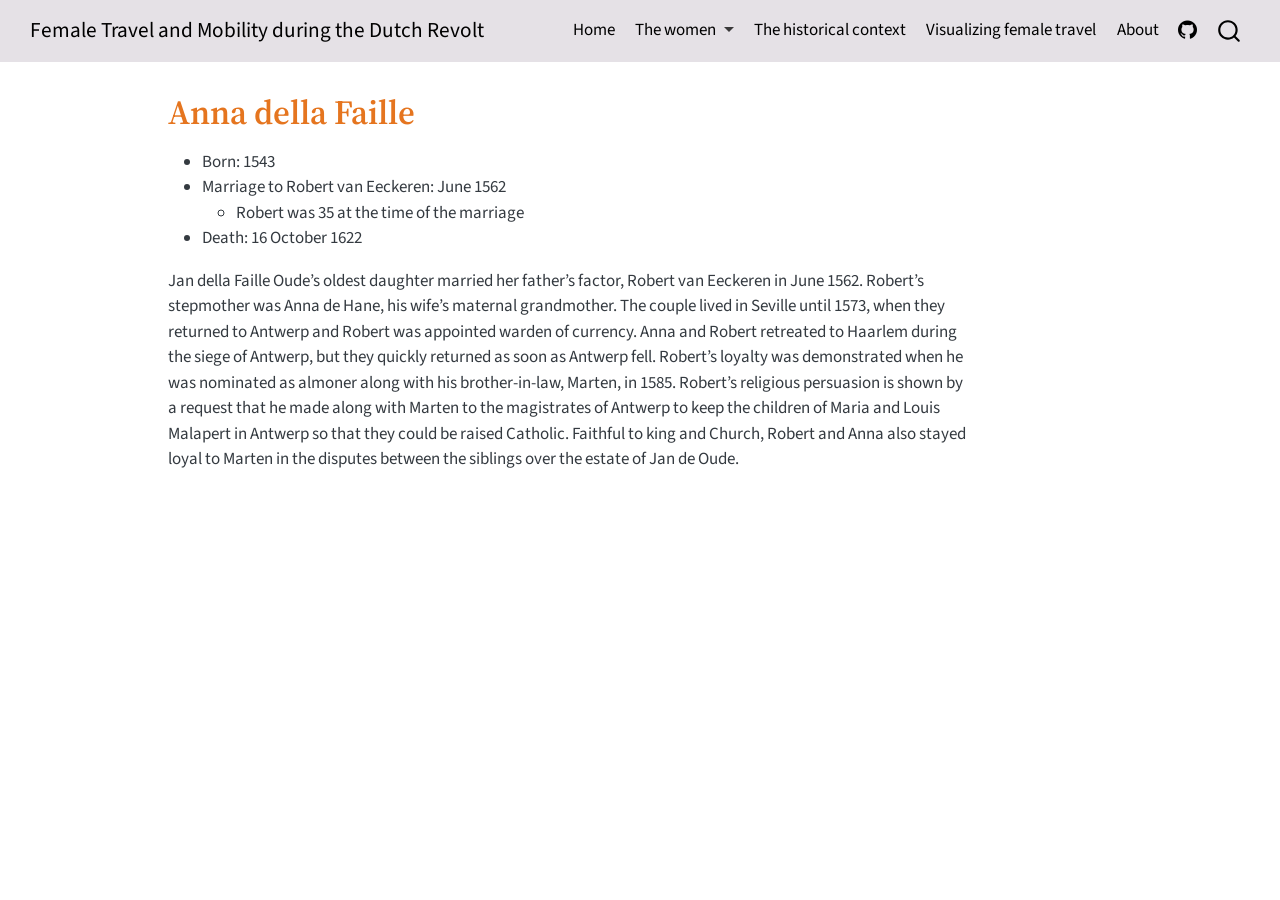
<file: anna-df.html>
<!DOCTYPE html>
<html xmlns="http://www.w3.org/1999/xhtml" lang="en" xml:lang="en"><head>

<meta charset="utf-8">
<meta name="generator" content="quarto-1.9.37">

<meta name="viewport" content="width=device-width, initial-scale=1.0, user-scalable=yes">


<title>Anna della Faille – Female Travel and Mobility during the Dutch Revolt</title>
<style>
/* Default styles provided by pandoc.
** See https://pandoc.org/MANUAL.html#variables-for-html for config info.
*/
code{white-space: pre-wrap;}
span.smallcaps{font-variant: small-caps;}
div.columns{display: flex; gap: min(4vw, 1.5em);}
div.column{flex: auto; overflow-x: auto;}
div.hanging-indent{margin-left: 1.5em; text-indent: -1.5em;}
ul.task-list{list-style: none;}
ul.task-list li input[type="checkbox"] {
  width: 0.8em;
  margin: 0 0.8em 0.2em -1em; /* quarto-specific, see https://github.com/quarto-dev/quarto-cli/issues/4556 */ 
  vertical-align: middle;
}
</style>


<script src="site_libs/quarto-nav/quarto-nav.js"></script>
<script src="site_libs/quarto-nav/headroom.min.js"></script>
<script src="site_libs/clipboard/clipboard.min.js"></script>
<script src="site_libs/quarto-search/autocomplete.umd.js"></script>
<script src="site_libs/quarto-search/fuse.min.js"></script>
<script src="site_libs/quarto-search/quarto-search.js"></script>
<meta name="quarto:offset" content="./">
<script src="site_libs/quarto-html/quarto.js" type="module"></script>
<script src="site_libs/quarto-html/tabsets/tabsets.js" type="module"></script>
<script src="site_libs/quarto-html/popper.min.js"></script>
<script src="site_libs/quarto-html/tippy.umd.min.js"></script>
<script src="site_libs/quarto-html/anchor.min.js"></script>
<link href="site_libs/quarto-html/tippy.css" rel="stylesheet">
<link href="site_libs/quarto-html/quarto-syntax-highlighting-7f8f88aac4f3542376d5c11b86a4c14d.css" rel="stylesheet" id="quarto-text-highlighting-styles">
<script src="site_libs/bootstrap/bootstrap.min.js"></script>
<link href="site_libs/bootstrap/bootstrap-icons.css" rel="stylesheet">
<link href="site_libs/bootstrap/bootstrap-481a39b25387326fc2a14700b6f71c9c.min.css" rel="stylesheet" append-hash="true" id="quarto-bootstrap" data-mode="light">
<script id="quarto-search-options" type="application/json">{
  "location": "navbar",
  "copy-button": false,
  "collapse-after": 3,
  "panel-placement": "end",
  "type": "overlay",
  "limit": 50,
  "keyboard-shortcut": [
    "f",
    "/",
    "s"
  ],
  "show-item-context": false,
  "language": {
    "search-no-results-text": "No results",
    "search-matching-documents-text": "matching documents",
    "search-copy-link-title": "Copy link to search",
    "search-hide-matches-text": "Hide additional matches",
    "search-more-match-text": "more match in this document",
    "search-more-matches-text": "more matches in this document",
    "search-clear-button-title": "Clear",
    "search-text-placeholder": "",
    "search-detached-cancel-button-title": "Cancel",
    "search-submit-button-title": "Submit",
    "search-label": "Search"
  }
}</script>


</head>

<body class="nav-fixed quarto-light">

<div id="quarto-search-results"></div>
  <header id="quarto-header" class="headroom fixed-top">
    <nav class="navbar navbar-expand-lg " data-bs-theme="dark">
      <div class="navbar-container container-fluid">
      <div class="navbar-brand-container mx-auto">
    <a class="navbar-brand" href="./index.html">
    <span class="navbar-title">Female Travel and Mobility during the Dutch Revolt</span>
    </a>
  </div>
            <div id="quarto-search" class="" title="Search"></div>
          <button class="navbar-toggler" type="button" data-bs-toggle="collapse" data-bs-target="#navbarCollapse" aria-controls="navbarCollapse" role="menu" aria-expanded="false" aria-label="Toggle navigation" onclick="if (window.quartoToggleHeadroom) { window.quartoToggleHeadroom(); }">
  <span class="navbar-toggler-icon"></span>
</button>
          <div class="collapse navbar-collapse" id="navbarCollapse">
            <ul class="navbar-nav navbar-nav-scroll ms-auto">
  <li class="nav-item">
    <a class="nav-link" href="./index.html"> 
<span class="menu-text">Home</span></a>
  </li>  
  <li class="nav-item dropdown ">
    <a class="nav-link dropdown-toggle" href="#" id="nav-menu-the-women" role="link" data-bs-toggle="dropdown" aria-expanded="false">
 <span class="menu-text">The women</span>
    </a>
    <ul class="dropdown-menu dropdown-menu-end" aria-labelledby="nav-menu-the-women">    
        <li>
    <a class="dropdown-item" href="./anna-df.html">
 <span class="dropdown-text">Anna della Faille</span></a>
  </li>  
        <li>
    <a class="dropdown-item" href="./hester-df.html">
 <span class="dropdown-text">Hester della Faille</span></a>
  </li>  
        <li>
    <a class="dropdown-item" href="./zeghers.html">
 <span class="dropdown-text">Elizabeth Zeghers</span></a>
  </li>  
        <li>
    <a class="dropdown-item" href="./anna-vdm.html">
 <span class="dropdown-text">Anna van der Meulen</span></a>
  </li>  
        <li>
    <a class="dropdown-item" href="./sarah-vdm.html">
 <span class="dropdown-text">Sarah van der Meulen</span></a>
  </li>  
    </ul>
  </li>
  <li class="nav-item">
    <a class="nav-link" href="./context.html"> 
<span class="menu-text">The historical context</span></a>
  </li>  
  <li class="nav-item">
    <a class="nav-link" href="./movements.html"> 
<span class="menu-text">Visualizing female travel</span></a>
  </li>  
  <li class="nav-item">
    <a class="nav-link" href="./about.html"> 
<span class="menu-text">About</span></a>
  </li>  
  <li class="nav-item compact">
    <a class="nav-link" href="https://github.com/jessesadler/quarto-web-example"> <i class="bi bi-github" role="img">
</i> 
<span class="menu-text"></span></a>
  </li>  
</ul>
          </div> <!-- /navcollapse -->
            <div class="quarto-navbar-tools">
</div>
      </div> <!-- /container-fluid -->
    </nav>
</header>
<!-- content -->
<div id="quarto-content" class="quarto-container page-columns page-rows-contents page-layout-article page-navbar">
<!-- sidebar -->
<!-- margin-sidebar -->
    <div id="quarto-margin-sidebar" class="sidebar margin-sidebar zindex-bottom">
        
    </div>
<!-- main -->
<main class="content" id="quarto-document-content">

<header id="title-block-header" class="quarto-title-block default">
<div class="quarto-title">
<h1 class="title">Anna della Faille</h1>
</div>



<div class="quarto-title-meta">

    
  
    
  </div>
  


</header>


<ul>
<li>Born: 1543</li>
<li>Marriage to Robert van Eeckeren: June 1562
<ul>
<li>Robert was 35 at the time of the marriage</li>
</ul></li>
<li>Death: 16 October 1622</li>
</ul>
<p>Jan della Faille Oude’s oldest daughter married her father’s factor, Robert van Eeckeren in June 1562. Robert’s stepmother was Anna de Hane, his wife’s maternal grandmother. The couple lived in Seville until 1573, when they returned to Antwerp and Robert was appointed warden of currency. Anna and Robert retreated to Haarlem during the siege of Antwerp, but they quickly returned as soon as Antwerp fell. Robert’s loyalty was demonstrated when he was nominated as almoner along with his brother-in-law, Marten, in 1585. Robert’s religious persuasion is shown by a request that he made along with Marten to the magistrates of Antwerp to keep the children of Maria and Louis Malapert in Antwerp so that they could be raised Catholic. Faithful to king and Church, Robert and Anna also stayed loyal to Marten in the disputes between the siblings over the estate of Jan de Oude.</p>



</main> <!-- /main -->
<script id="quarto-html-after-body" type="application/javascript">
  window.document.addEventListener("DOMContentLoaded", function (event) {
    const icon = "";
    const anchorJS = new window.AnchorJS();
    anchorJS.options = {
      placement: 'right',
      icon: icon
    };
    anchorJS.add('.anchored');
    const isCodeAnnotation = (el) => {
      for (const clz of el.classList) {
        if (clz.startsWith('code-annotation-')) {                     
          return true;
        }
      }
      return false;
    }
    const onCopySuccess = function(e) {
      // button target
      const button = e.trigger;
      // don't keep focus
      button.blur();
      // flash "checked"
      button.classList.add('code-copy-button-checked');
      var currentTitle = button.getAttribute("title");
      button.setAttribute("title", "Copied!");
      let tooltip;
      if (window.bootstrap) {
        button.setAttribute("data-bs-toggle", "tooltip");
        button.setAttribute("data-bs-placement", "left");
        button.setAttribute("data-bs-title", "Copied!");
        tooltip = new bootstrap.Tooltip(button, 
          { trigger: "manual", 
            customClass: "code-copy-button-tooltip",
            offset: [0, -8]});
        tooltip.show();    
      }
      setTimeout(function() {
        if (tooltip) {
          tooltip.hide();
          button.removeAttribute("data-bs-title");
          button.removeAttribute("data-bs-toggle");
          button.removeAttribute("data-bs-placement");
        }
        button.setAttribute("title", currentTitle);
        button.classList.remove('code-copy-button-checked');
      }, 1000);
      // clear code selection
      e.clearSelection();
    }
    const getTextToCopy = function(trigger) {
      const outerScaffold = trigger.parentElement.cloneNode(true);
      const codeEl = outerScaffold.querySelector('code');
      for (const childEl of codeEl.children) {
        if (isCodeAnnotation(childEl)) {
          childEl.remove();
        }
      }
      return codeEl.innerText;
    }
    const clipboard = new window.ClipboardJS('.code-copy-button:not([data-in-quarto-modal])', {
      text: getTextToCopy
    });
    clipboard.on('success', onCopySuccess);
    if (window.document.getElementById('quarto-embedded-source-code-modal')) {
      const clipboardModal = new window.ClipboardJS('.code-copy-button[data-in-quarto-modal]', {
        text: getTextToCopy,
        container: window.document.getElementById('quarto-embedded-source-code-modal')
      });
      clipboardModal.on('success', onCopySuccess);
    }
      var localhostRegex = new RegExp(/^(?:http|https):\/\/localhost\:?[0-9]*\//);
      var mailtoRegex = new RegExp(/^mailto:/);
        var filterRegex = new RegExp("https:\/\/jessesadler\.github\.io\/quarto-web-example\/");
      var isInternal = (href) => {
          return filterRegex.test(href) || localhostRegex.test(href) || mailtoRegex.test(href);
      }
      // Inspect non-navigation links and adorn them if external
     var links = window.document.querySelectorAll('a[href]:not(.nav-link):not(.navbar-brand):not(.toc-action):not(.sidebar-link):not(.sidebar-item-toggle):not(.pagination-link):not(.no-external):not([aria-hidden]):not(.dropdown-item):not(.quarto-navigation-tool):not(.about-link)');
      for (var i=0; i<links.length; i++) {
        const link = links[i];
        if (!isInternal(link.href)) {
          // undo the damage that might have been done by quarto-nav.js in the case of
          // links that we want to consider external
          if (link.dataset.originalHref !== undefined) {
            link.href = link.dataset.originalHref;
          }
        }
      }
    function tippyHover(el, contentFn, onTriggerFn, onUntriggerFn) {
      const config = {
        allowHTML: true,
        maxWidth: 500,
        delay: 100,
        arrow: false,
        appendTo: function(el) {
            return el.parentElement;
        },
        interactive: true,
        interactiveBorder: 10,
        theme: 'quarto',
        placement: 'bottom-start',
      };
      if (contentFn) {
        config.content = contentFn;
      }
      if (onTriggerFn) {
        config.onTrigger = onTriggerFn;
      }
      if (onUntriggerFn) {
        config.onUntrigger = onUntriggerFn;
      }
      window.tippy(el, config); 
    }
    const noterefs = window.document.querySelectorAll('a[role="doc-noteref"]');
    for (var i=0; i<noterefs.length; i++) {
      const ref = noterefs[i];
      tippyHover(ref, function() {
        // use id or data attribute instead here
        let href = ref.getAttribute('data-footnote-href') || ref.getAttribute('href');
        try { href = new URL(href).hash; } catch {}
        const id = href.replace(/^#\/?/, "");
        const note = window.document.getElementById(id);
        if (note) {
          return note.innerHTML;
        } else {
          return "";
        }
      });
    }
    const xrefs = window.document.querySelectorAll('a.quarto-xref');
    const processXRef = (id, note) => {
      // Strip column container classes
      const stripColumnClz = (el) => {
        el.classList.remove("page-full", "page-columns");
        if (el.children) {
          for (const child of el.children) {
            stripColumnClz(child);
          }
        }
      }
      stripColumnClz(note)
      if (id === null || id.startsWith('sec-')) {
        // Special case sections, only their first couple elements
        const container = document.createElement("div");
        if (note.children && note.children.length > 2) {
          container.appendChild(note.children[0].cloneNode(true));
          for (let i = 1; i < note.children.length; i++) {
            const child = note.children[i];
            if (child.tagName === "P" && child.innerText === "") {
              continue;
            } else {
              container.appendChild(child.cloneNode(true));
              break;
            }
          }
          if (window.Quarto?.typesetMath) {
            window.Quarto.typesetMath(container);
          }
          return container.innerHTML
        } else {
          if (window.Quarto?.typesetMath) {
            window.Quarto.typesetMath(note);
          }
          return note.innerHTML;
        }
      } else {
        // Remove any anchor links if they are present
        const anchorLink = note.querySelector('a.anchorjs-link');
        if (anchorLink) {
          anchorLink.remove();
        }
        if (window.Quarto?.typesetMath) {
          window.Quarto.typesetMath(note);
        }
        if (note.classList.contains("callout")) {
          return note.outerHTML;
        } else {
          return note.innerHTML;
        }
      }
    }
    for (var i=0; i<xrefs.length; i++) {
      const xref = xrefs[i];
      tippyHover(xref, undefined, function(instance) {
        instance.disable();
        let url = xref.getAttribute('href');
        let hash = undefined; 
        if (url.startsWith('#')) {
          hash = url;
        } else {
          try { hash = new URL(url).hash; } catch {}
        }
        if (hash) {
          const id = hash.replace(/^#\/?/, "");
          const note = window.document.getElementById(id);
          if (note !== null) {
            try {
              const html = processXRef(id, note.cloneNode(true));
              instance.setContent(html);
            } finally {
              instance.enable();
              instance.show();
            }
          } else {
            // See if we can fetch this
            fetch(url.split('#')[0])
            .then(res => res.text())
            .then(html => {
              const parser = new DOMParser();
              const htmlDoc = parser.parseFromString(html, "text/html");
              const note = htmlDoc.getElementById(id);
              if (note !== null) {
                const html = processXRef(id, note);
                instance.setContent(html);
              } 
            }).finally(() => {
              instance.enable();
              instance.show();
            });
          }
        } else {
          // See if we can fetch a full url (with no hash to target)
          // This is a special case and we should probably do some content thinning / targeting
          fetch(url)
          .then(res => res.text())
          .then(html => {
            const parser = new DOMParser();
            const htmlDoc = parser.parseFromString(html, "text/html");
            const note = htmlDoc.querySelector('main.content');
            if (note !== null) {
              // This should only happen for chapter cross references
              // (since there is no id in the URL)
              // remove the first header
              if (note.children.length > 0 && note.children[0].tagName === "HEADER") {
                note.children[0].remove();
              }
              const html = processXRef(null, note);
              instance.setContent(html);
            } 
          }).finally(() => {
            instance.enable();
            instance.show();
          });
        }
      }, function(instance) {
      });
    }
        let selectedAnnoteEl;
        const selectorForAnnotation = ( cell, annotation) => {
          let cellAttr = 'data-code-cell="' + cell + '"';
          let lineAttr = 'data-code-annotation="' +  annotation + '"';
          const selector = 'span[' + cellAttr + '][' + lineAttr + ']';
          return selector;
        }
        const selectCodeLines = (annoteEl) => {
          const doc = window.document;
          const targetCell = annoteEl.getAttribute("data-target-cell");
          const targetAnnotation = annoteEl.getAttribute("data-target-annotation");
          const annoteSpan = window.document.querySelector(selectorForAnnotation(targetCell, targetAnnotation));
          const lines = annoteSpan.getAttribute("data-code-lines").split(",");
          const lineIds = lines.map((line) => {
            return targetCell + "-" + line;
          })
          let top = null;
          let height = null;
          let parent = null;
          if (lineIds.length > 0) {
              //compute the position of the single el (top and bottom and make a div)
              const el = window.document.getElementById(lineIds[0]);
              top = el.offsetTop;
              height = el.offsetHeight;
              parent = el.parentElement.parentElement;
            if (lineIds.length > 1) {
              const lastEl = window.document.getElementById(lineIds[lineIds.length - 1]);
              const bottom = lastEl.offsetTop + lastEl.offsetHeight;
              height = bottom - top;
            }
            if (top !== null && height !== null && parent !== null) {
              // cook up a div (if necessary) and position it 
              let div = window.document.getElementById("code-annotation-line-highlight");
              if (div === null) {
                div = window.document.createElement("div");
                div.setAttribute("id", "code-annotation-line-highlight");
                div.style.position = 'absolute';
                parent.appendChild(div);
              }
              div.style.top = top - 2 + "px";
              div.style.height = height + 4 + "px";
              div.style.left = 0;
              let gutterDiv = window.document.getElementById("code-annotation-line-highlight-gutter");
              if (gutterDiv === null) {
                gutterDiv = window.document.createElement("div");
                gutterDiv.setAttribute("id", "code-annotation-line-highlight-gutter");
                gutterDiv.style.position = 'absolute';
                const codeCell = window.document.getElementById(targetCell);
                const gutter = codeCell.querySelector('.code-annotation-gutter');
                gutter.appendChild(gutterDiv);
              }
              gutterDiv.style.top = top - 2 + "px";
              gutterDiv.style.height = height + 4 + "px";
            }
            selectedAnnoteEl = annoteEl;
          }
        };
        const unselectCodeLines = () => {
          const elementsIds = ["code-annotation-line-highlight", "code-annotation-line-highlight-gutter"];
          elementsIds.forEach((elId) => {
            const div = window.document.getElementById(elId);
            if (div) {
              div.remove();
            }
          });
          selectedAnnoteEl = undefined;
        };
          // Handle positioning of the toggle
      window.addEventListener(
        "resize",
        throttle(() => {
          elRect = undefined;
          if (selectedAnnoteEl) {
            selectCodeLines(selectedAnnoteEl);
          }
        }, 10)
      );
      function throttle(fn, ms) {
      let throttle = false;
      let timer;
        return (...args) => {
          if(!throttle) { // first call gets through
              fn.apply(this, args);
              throttle = true;
          } else { // all the others get throttled
              if(timer) clearTimeout(timer); // cancel #2
              timer = setTimeout(() => {
                fn.apply(this, args);
                timer = throttle = false;
              }, ms);
          }
        };
      }
        // Attach click handler to the DT
        const annoteDls = window.document.querySelectorAll('dt[data-target-cell]');
        for (const annoteDlNode of annoteDls) {
          annoteDlNode.addEventListener('click', (event) => {
            const clickedEl = event.target;
            if (clickedEl !== selectedAnnoteEl) {
              unselectCodeLines();
              const activeEl = window.document.querySelector('dt[data-target-cell].code-annotation-active');
              if (activeEl) {
                activeEl.classList.remove('code-annotation-active');
              }
              selectCodeLines(clickedEl);
              clickedEl.classList.add('code-annotation-active');
            } else {
              // Unselect the line
              unselectCodeLines();
              clickedEl.classList.remove('code-annotation-active');
            }
          });
        }
    const findCites = (el) => {
      const parentEl = el.parentElement;
      if (parentEl) {
        const cites = parentEl.dataset.cites;
        if (cites) {
          return {
            el,
            cites: cites.split(' ')
          };
        } else {
          return findCites(el.parentElement)
        }
      } else {
        return undefined;
      }
    };
    var bibliorefs = window.document.querySelectorAll('a[role="doc-biblioref"]');
    for (var i=0; i<bibliorefs.length; i++) {
      const ref = bibliorefs[i];
      const citeInfo = findCites(ref);
      if (citeInfo) {
        tippyHover(citeInfo.el, function() {
          var popup = window.document.createElement('div');
          citeInfo.cites.forEach(function(cite) {
            var citeDiv = window.document.createElement('div');
            citeDiv.classList.add('hanging-indent');
            citeDiv.classList.add('csl-entry');
            var biblioDiv = window.document.getElementById('ref-' + cite);
            if (biblioDiv) {
              citeDiv.innerHTML = biblioDiv.innerHTML;
            }
            popup.appendChild(citeDiv);
          });
          return popup.innerHTML;
        });
      }
    }
  });
  </script>
</div> <!-- /content -->




</body></html>
</file>
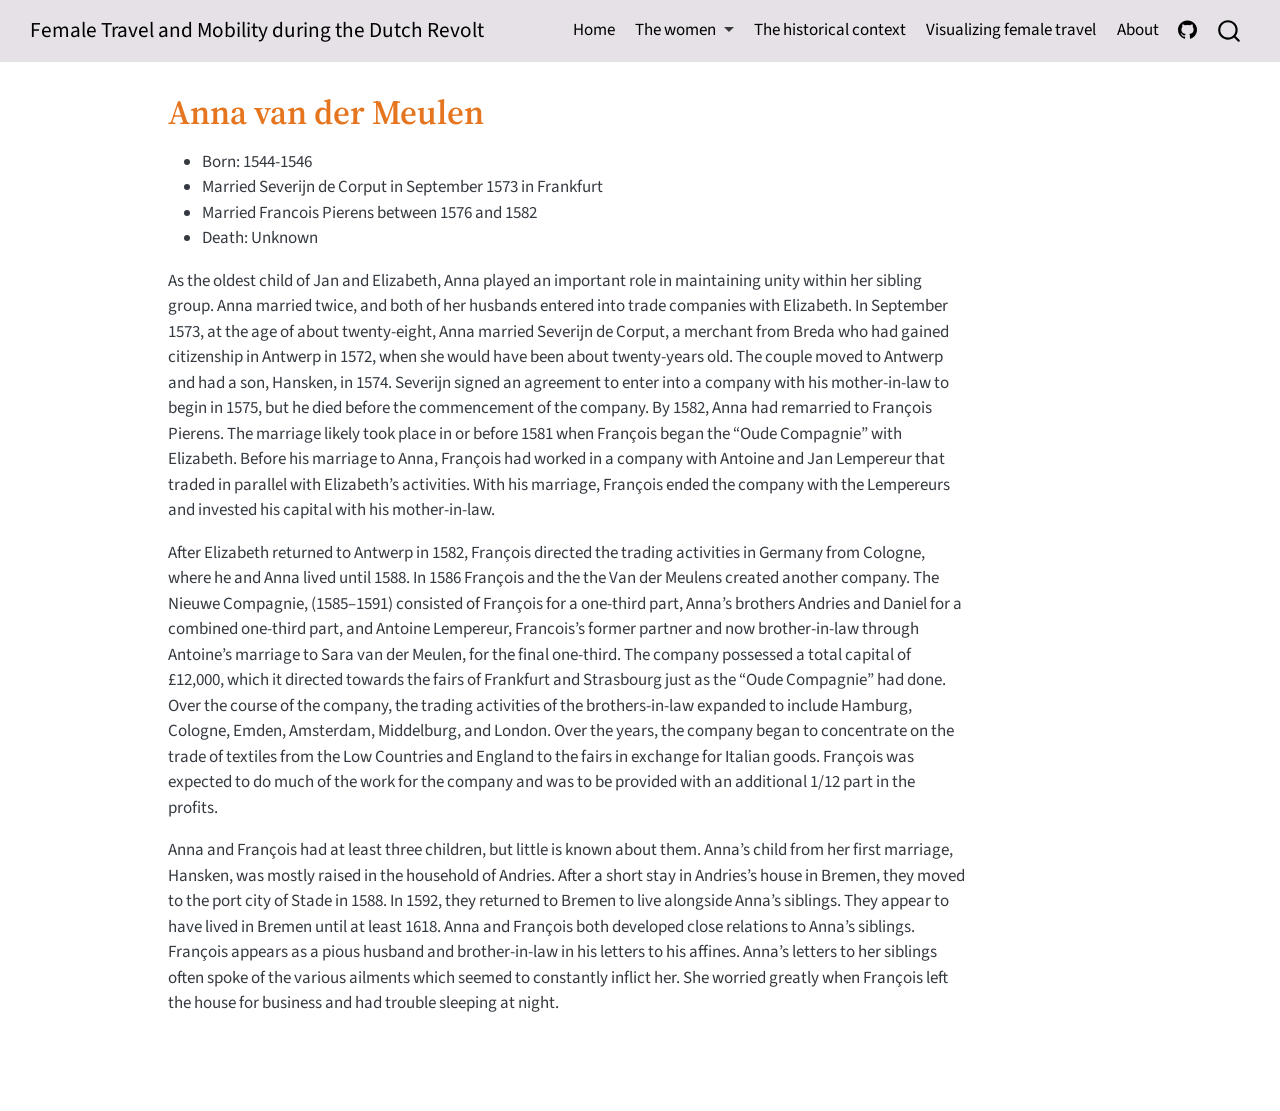
<file: anna-vdm.html>
<!DOCTYPE html>
<html xmlns="http://www.w3.org/1999/xhtml" lang="en" xml:lang="en"><head>

<meta charset="utf-8">
<meta name="generator" content="quarto-1.9.37">

<meta name="viewport" content="width=device-width, initial-scale=1.0, user-scalable=yes">


<title>Anna van der Meulen – Female Travel and Mobility during the Dutch Revolt</title>
<style>
/* Default styles provided by pandoc.
** See https://pandoc.org/MANUAL.html#variables-for-html for config info.
*/
code{white-space: pre-wrap;}
span.smallcaps{font-variant: small-caps;}
div.columns{display: flex; gap: min(4vw, 1.5em);}
div.column{flex: auto; overflow-x: auto;}
div.hanging-indent{margin-left: 1.5em; text-indent: -1.5em;}
ul.task-list{list-style: none;}
ul.task-list li input[type="checkbox"] {
  width: 0.8em;
  margin: 0 0.8em 0.2em -1em; /* quarto-specific, see https://github.com/quarto-dev/quarto-cli/issues/4556 */ 
  vertical-align: middle;
}
</style>


<script src="site_libs/quarto-nav/quarto-nav.js"></script>
<script src="site_libs/quarto-nav/headroom.min.js"></script>
<script src="site_libs/clipboard/clipboard.min.js"></script>
<script src="site_libs/quarto-search/autocomplete.umd.js"></script>
<script src="site_libs/quarto-search/fuse.min.js"></script>
<script src="site_libs/quarto-search/quarto-search.js"></script>
<meta name="quarto:offset" content="./">
<script src="site_libs/quarto-html/quarto.js" type="module"></script>
<script src="site_libs/quarto-html/tabsets/tabsets.js" type="module"></script>
<script src="site_libs/quarto-html/popper.min.js"></script>
<script src="site_libs/quarto-html/tippy.umd.min.js"></script>
<script src="site_libs/quarto-html/anchor.min.js"></script>
<link href="site_libs/quarto-html/tippy.css" rel="stylesheet">
<link href="site_libs/quarto-html/quarto-syntax-highlighting-7f8f88aac4f3542376d5c11b86a4c14d.css" rel="stylesheet" id="quarto-text-highlighting-styles">
<script src="site_libs/bootstrap/bootstrap.min.js"></script>
<link href="site_libs/bootstrap/bootstrap-icons.css" rel="stylesheet">
<link href="site_libs/bootstrap/bootstrap-481a39b25387326fc2a14700b6f71c9c.min.css" rel="stylesheet" append-hash="true" id="quarto-bootstrap" data-mode="light">
<script id="quarto-search-options" type="application/json">{
  "location": "navbar",
  "copy-button": false,
  "collapse-after": 3,
  "panel-placement": "end",
  "type": "overlay",
  "limit": 50,
  "keyboard-shortcut": [
    "f",
    "/",
    "s"
  ],
  "show-item-context": false,
  "language": {
    "search-no-results-text": "No results",
    "search-matching-documents-text": "matching documents",
    "search-copy-link-title": "Copy link to search",
    "search-hide-matches-text": "Hide additional matches",
    "search-more-match-text": "more match in this document",
    "search-more-matches-text": "more matches in this document",
    "search-clear-button-title": "Clear",
    "search-text-placeholder": "",
    "search-detached-cancel-button-title": "Cancel",
    "search-submit-button-title": "Submit",
    "search-label": "Search"
  }
}</script>


</head>

<body class="nav-fixed quarto-light">

<div id="quarto-search-results"></div>
  <header id="quarto-header" class="headroom fixed-top">
    <nav class="navbar navbar-expand-lg " data-bs-theme="dark">
      <div class="navbar-container container-fluid">
      <div class="navbar-brand-container mx-auto">
    <a class="navbar-brand" href="./index.html">
    <span class="navbar-title">Female Travel and Mobility during the Dutch Revolt</span>
    </a>
  </div>
            <div id="quarto-search" class="" title="Search"></div>
          <button class="navbar-toggler" type="button" data-bs-toggle="collapse" data-bs-target="#navbarCollapse" aria-controls="navbarCollapse" role="menu" aria-expanded="false" aria-label="Toggle navigation" onclick="if (window.quartoToggleHeadroom) { window.quartoToggleHeadroom(); }">
  <span class="navbar-toggler-icon"></span>
</button>
          <div class="collapse navbar-collapse" id="navbarCollapse">
            <ul class="navbar-nav navbar-nav-scroll ms-auto">
  <li class="nav-item">
    <a class="nav-link" href="./index.html"> 
<span class="menu-text">Home</span></a>
  </li>  
  <li class="nav-item dropdown ">
    <a class="nav-link dropdown-toggle" href="#" id="nav-menu-the-women" role="link" data-bs-toggle="dropdown" aria-expanded="false">
 <span class="menu-text">The women</span>
    </a>
    <ul class="dropdown-menu dropdown-menu-end" aria-labelledby="nav-menu-the-women">    
        <li>
    <a class="dropdown-item" href="./anna-df.html">
 <span class="dropdown-text">Anna della Faille</span></a>
  </li>  
        <li>
    <a class="dropdown-item" href="./hester-df.html">
 <span class="dropdown-text">Hester della Faille</span></a>
  </li>  
        <li>
    <a class="dropdown-item" href="./zeghers.html">
 <span class="dropdown-text">Elizabeth Zeghers</span></a>
  </li>  
        <li>
    <a class="dropdown-item" href="./anna-vdm.html">
 <span class="dropdown-text">Anna van der Meulen</span></a>
  </li>  
        <li>
    <a class="dropdown-item" href="./sarah-vdm.html">
 <span class="dropdown-text">Sarah van der Meulen</span></a>
  </li>  
    </ul>
  </li>
  <li class="nav-item">
    <a class="nav-link" href="./context.html"> 
<span class="menu-text">The historical context</span></a>
  </li>  
  <li class="nav-item">
    <a class="nav-link" href="./movements.html"> 
<span class="menu-text">Visualizing female travel</span></a>
  </li>  
  <li class="nav-item">
    <a class="nav-link" href="./about.html"> 
<span class="menu-text">About</span></a>
  </li>  
  <li class="nav-item compact">
    <a class="nav-link" href="https://github.com/jessesadler/quarto-web-example"> <i class="bi bi-github" role="img">
</i> 
<span class="menu-text"></span></a>
  </li>  
</ul>
          </div> <!-- /navcollapse -->
            <div class="quarto-navbar-tools">
</div>
      </div> <!-- /container-fluid -->
    </nav>
</header>
<!-- content -->
<div id="quarto-content" class="quarto-container page-columns page-rows-contents page-layout-article page-navbar">
<!-- sidebar -->
<!-- margin-sidebar -->
    <div id="quarto-margin-sidebar" class="sidebar margin-sidebar zindex-bottom">
        
    </div>
<!-- main -->
<main class="content" id="quarto-document-content">

<header id="title-block-header" class="quarto-title-block default">
<div class="quarto-title">
<h1 class="title">Anna van der Meulen</h1>
</div>



<div class="quarto-title-meta">

    
  
    
  </div>
  


</header>


<ul>
<li>Born: 1544-1546</li>
<li>Married Severijn de Corput in September 1573 in Frankfurt</li>
<li>Married Francois Pierens between 1576 and 1582</li>
<li>Death: Unknown</li>
</ul>
<p>As the oldest child of Jan and Elizabeth, Anna played an important role in maintaining unity within her sibling group. Anna married twice, and both of her husbands entered into trade companies with Elizabeth. In September 1573, at the age of about twenty-eight, Anna married Severijn de Corput, a merchant from Breda who had gained citizenship in Antwerp in 1572, when she would have been about twenty-years old. The couple moved to Antwerp and had a son, Hansken, in 1574. Severijn signed an agreement to enter into a company with his mother-in-law to begin in 1575, but he died before the commencement of the company. By 1582, Anna had remarried to François Pierens. The marriage likely took place in or before 1581 when François began the “Oude Compagnie” with Elizabeth. Before his marriage to Anna, François had worked in a company with Antoine and Jan Lempereur that traded in parallel with Elizabeth’s activities. With his marriage, François ended the company with the Lempereurs and invested his capital with his mother-in-law.</p>
<p>After Elizabeth returned to Antwerp in 1582, François directed the trading activities in Germany from Cologne, where he and Anna lived until 1588. In 1586 François and the the Van der Meulens created another company. The Nieuwe Compagnie, (1585–1591) consisted of François for a one-third part, Anna’s brothers Andries and Daniel for a combined one-third part, and Antoine Lempereur, Francois’s former partner and now brother-in-law through Antoine’s marriage to Sara van der Meulen, for the final one-third. The company possessed a total capital of £12,000, which it directed towards the fairs of Frankfurt and Strasbourg just as the “Oude Compagnie” had done. Over the course of the company, the trading activities of the brothers-in-law expanded to include Hamburg, Cologne, Emden, Amsterdam, Middelburg, and London. Over the years, the company began to concentrate on the trade of textiles from the Low Countries and England to the fairs in exchange for Italian goods. François was expected to do much of the work for the company and was to be provided with an additional 1/12 part in the profits.</p>
<p>Anna and François had at least three children, but little is known about them. Anna’s child from her first marriage, Hansken, was mostly raised in the household of Andries. After a short stay in Andries’s house in Bremen, they moved to the port city of Stade in 1588. In 1592, they returned to Bremen to live alongside Anna’s siblings. They appear to have lived in Bremen until at least 1618. Anna and François both developed close relations to Anna’s siblings. François appears as a pious husband and brother-in-law in his letters to his affines. Anna’s letters to her siblings often spoke of the various ailments which seemed to constantly inflict her. She worried greatly when François left the house for business and had trouble sleeping at night.</p>



</main> <!-- /main -->
<script id="quarto-html-after-body" type="application/javascript">
  window.document.addEventListener("DOMContentLoaded", function (event) {
    const icon = "";
    const anchorJS = new window.AnchorJS();
    anchorJS.options = {
      placement: 'right',
      icon: icon
    };
    anchorJS.add('.anchored');
    const isCodeAnnotation = (el) => {
      for (const clz of el.classList) {
        if (clz.startsWith('code-annotation-')) {                     
          return true;
        }
      }
      return false;
    }
    const onCopySuccess = function(e) {
      // button target
      const button = e.trigger;
      // don't keep focus
      button.blur();
      // flash "checked"
      button.classList.add('code-copy-button-checked');
      var currentTitle = button.getAttribute("title");
      button.setAttribute("title", "Copied!");
      let tooltip;
      if (window.bootstrap) {
        button.setAttribute("data-bs-toggle", "tooltip");
        button.setAttribute("data-bs-placement", "left");
        button.setAttribute("data-bs-title", "Copied!");
        tooltip = new bootstrap.Tooltip(button, 
          { trigger: "manual", 
            customClass: "code-copy-button-tooltip",
            offset: [0, -8]});
        tooltip.show();    
      }
      setTimeout(function() {
        if (tooltip) {
          tooltip.hide();
          button.removeAttribute("data-bs-title");
          button.removeAttribute("data-bs-toggle");
          button.removeAttribute("data-bs-placement");
        }
        button.setAttribute("title", currentTitle);
        button.classList.remove('code-copy-button-checked');
      }, 1000);
      // clear code selection
      e.clearSelection();
    }
    const getTextToCopy = function(trigger) {
      const outerScaffold = trigger.parentElement.cloneNode(true);
      const codeEl = outerScaffold.querySelector('code');
      for (const childEl of codeEl.children) {
        if (isCodeAnnotation(childEl)) {
          childEl.remove();
        }
      }
      return codeEl.innerText;
    }
    const clipboard = new window.ClipboardJS('.code-copy-button:not([data-in-quarto-modal])', {
      text: getTextToCopy
    });
    clipboard.on('success', onCopySuccess);
    if (window.document.getElementById('quarto-embedded-source-code-modal')) {
      const clipboardModal = new window.ClipboardJS('.code-copy-button[data-in-quarto-modal]', {
        text: getTextToCopy,
        container: window.document.getElementById('quarto-embedded-source-code-modal')
      });
      clipboardModal.on('success', onCopySuccess);
    }
      var localhostRegex = new RegExp(/^(?:http|https):\/\/localhost\:?[0-9]*\//);
      var mailtoRegex = new RegExp(/^mailto:/);
        var filterRegex = new RegExp("https:\/\/jessesadler\.github\.io\/quarto-web-example\/");
      var isInternal = (href) => {
          return filterRegex.test(href) || localhostRegex.test(href) || mailtoRegex.test(href);
      }
      // Inspect non-navigation links and adorn them if external
     var links = window.document.querySelectorAll('a[href]:not(.nav-link):not(.navbar-brand):not(.toc-action):not(.sidebar-link):not(.sidebar-item-toggle):not(.pagination-link):not(.no-external):not([aria-hidden]):not(.dropdown-item):not(.quarto-navigation-tool):not(.about-link)');
      for (var i=0; i<links.length; i++) {
        const link = links[i];
        if (!isInternal(link.href)) {
          // undo the damage that might have been done by quarto-nav.js in the case of
          // links that we want to consider external
          if (link.dataset.originalHref !== undefined) {
            link.href = link.dataset.originalHref;
          }
        }
      }
    function tippyHover(el, contentFn, onTriggerFn, onUntriggerFn) {
      const config = {
        allowHTML: true,
        maxWidth: 500,
        delay: 100,
        arrow: false,
        appendTo: function(el) {
            return el.parentElement;
        },
        interactive: true,
        interactiveBorder: 10,
        theme: 'quarto',
        placement: 'bottom-start',
      };
      if (contentFn) {
        config.content = contentFn;
      }
      if (onTriggerFn) {
        config.onTrigger = onTriggerFn;
      }
      if (onUntriggerFn) {
        config.onUntrigger = onUntriggerFn;
      }
      window.tippy(el, config); 
    }
    const noterefs = window.document.querySelectorAll('a[role="doc-noteref"]');
    for (var i=0; i<noterefs.length; i++) {
      const ref = noterefs[i];
      tippyHover(ref, function() {
        // use id or data attribute instead here
        let href = ref.getAttribute('data-footnote-href') || ref.getAttribute('href');
        try { href = new URL(href).hash; } catch {}
        const id = href.replace(/^#\/?/, "");
        const note = window.document.getElementById(id);
        if (note) {
          return note.innerHTML;
        } else {
          return "";
        }
      });
    }
    const xrefs = window.document.querySelectorAll('a.quarto-xref');
    const processXRef = (id, note) => {
      // Strip column container classes
      const stripColumnClz = (el) => {
        el.classList.remove("page-full", "page-columns");
        if (el.children) {
          for (const child of el.children) {
            stripColumnClz(child);
          }
        }
      }
      stripColumnClz(note)
      if (id === null || id.startsWith('sec-')) {
        // Special case sections, only their first couple elements
        const container = document.createElement("div");
        if (note.children && note.children.length > 2) {
          container.appendChild(note.children[0].cloneNode(true));
          for (let i = 1; i < note.children.length; i++) {
            const child = note.children[i];
            if (child.tagName === "P" && child.innerText === "") {
              continue;
            } else {
              container.appendChild(child.cloneNode(true));
              break;
            }
          }
          if (window.Quarto?.typesetMath) {
            window.Quarto.typesetMath(container);
          }
          return container.innerHTML
        } else {
          if (window.Quarto?.typesetMath) {
            window.Quarto.typesetMath(note);
          }
          return note.innerHTML;
        }
      } else {
        // Remove any anchor links if they are present
        const anchorLink = note.querySelector('a.anchorjs-link');
        if (anchorLink) {
          anchorLink.remove();
        }
        if (window.Quarto?.typesetMath) {
          window.Quarto.typesetMath(note);
        }
        if (note.classList.contains("callout")) {
          return note.outerHTML;
        } else {
          return note.innerHTML;
        }
      }
    }
    for (var i=0; i<xrefs.length; i++) {
      const xref = xrefs[i];
      tippyHover(xref, undefined, function(instance) {
        instance.disable();
        let url = xref.getAttribute('href');
        let hash = undefined; 
        if (url.startsWith('#')) {
          hash = url;
        } else {
          try { hash = new URL(url).hash; } catch {}
        }
        if (hash) {
          const id = hash.replace(/^#\/?/, "");
          const note = window.document.getElementById(id);
          if (note !== null) {
            try {
              const html = processXRef(id, note.cloneNode(true));
              instance.setContent(html);
            } finally {
              instance.enable();
              instance.show();
            }
          } else {
            // See if we can fetch this
            fetch(url.split('#')[0])
            .then(res => res.text())
            .then(html => {
              const parser = new DOMParser();
              const htmlDoc = parser.parseFromString(html, "text/html");
              const note = htmlDoc.getElementById(id);
              if (note !== null) {
                const html = processXRef(id, note);
                instance.setContent(html);
              } 
            }).finally(() => {
              instance.enable();
              instance.show();
            });
          }
        } else {
          // See if we can fetch a full url (with no hash to target)
          // This is a special case and we should probably do some content thinning / targeting
          fetch(url)
          .then(res => res.text())
          .then(html => {
            const parser = new DOMParser();
            const htmlDoc = parser.parseFromString(html, "text/html");
            const note = htmlDoc.querySelector('main.content');
            if (note !== null) {
              // This should only happen for chapter cross references
              // (since there is no id in the URL)
              // remove the first header
              if (note.children.length > 0 && note.children[0].tagName === "HEADER") {
                note.children[0].remove();
              }
              const html = processXRef(null, note);
              instance.setContent(html);
            } 
          }).finally(() => {
            instance.enable();
            instance.show();
          });
        }
      }, function(instance) {
      });
    }
        let selectedAnnoteEl;
        const selectorForAnnotation = ( cell, annotation) => {
          let cellAttr = 'data-code-cell="' + cell + '"';
          let lineAttr = 'data-code-annotation="' +  annotation + '"';
          const selector = 'span[' + cellAttr + '][' + lineAttr + ']';
          return selector;
        }
        const selectCodeLines = (annoteEl) => {
          const doc = window.document;
          const targetCell = annoteEl.getAttribute("data-target-cell");
          const targetAnnotation = annoteEl.getAttribute("data-target-annotation");
          const annoteSpan = window.document.querySelector(selectorForAnnotation(targetCell, targetAnnotation));
          const lines = annoteSpan.getAttribute("data-code-lines").split(",");
          const lineIds = lines.map((line) => {
            return targetCell + "-" + line;
          })
          let top = null;
          let height = null;
          let parent = null;
          if (lineIds.length > 0) {
              //compute the position of the single el (top and bottom and make a div)
              const el = window.document.getElementById(lineIds[0]);
              top = el.offsetTop;
              height = el.offsetHeight;
              parent = el.parentElement.parentElement;
            if (lineIds.length > 1) {
              const lastEl = window.document.getElementById(lineIds[lineIds.length - 1]);
              const bottom = lastEl.offsetTop + lastEl.offsetHeight;
              height = bottom - top;
            }
            if (top !== null && height !== null && parent !== null) {
              // cook up a div (if necessary) and position it 
              let div = window.document.getElementById("code-annotation-line-highlight");
              if (div === null) {
                div = window.document.createElement("div");
                div.setAttribute("id", "code-annotation-line-highlight");
                div.style.position = 'absolute';
                parent.appendChild(div);
              }
              div.style.top = top - 2 + "px";
              div.style.height = height + 4 + "px";
              div.style.left = 0;
              let gutterDiv = window.document.getElementById("code-annotation-line-highlight-gutter");
              if (gutterDiv === null) {
                gutterDiv = window.document.createElement("div");
                gutterDiv.setAttribute("id", "code-annotation-line-highlight-gutter");
                gutterDiv.style.position = 'absolute';
                const codeCell = window.document.getElementById(targetCell);
                const gutter = codeCell.querySelector('.code-annotation-gutter');
                gutter.appendChild(gutterDiv);
              }
              gutterDiv.style.top = top - 2 + "px";
              gutterDiv.style.height = height + 4 + "px";
            }
            selectedAnnoteEl = annoteEl;
          }
        };
        const unselectCodeLines = () => {
          const elementsIds = ["code-annotation-line-highlight", "code-annotation-line-highlight-gutter"];
          elementsIds.forEach((elId) => {
            const div = window.document.getElementById(elId);
            if (div) {
              div.remove();
            }
          });
          selectedAnnoteEl = undefined;
        };
          // Handle positioning of the toggle
      window.addEventListener(
        "resize",
        throttle(() => {
          elRect = undefined;
          if (selectedAnnoteEl) {
            selectCodeLines(selectedAnnoteEl);
          }
        }, 10)
      );
      function throttle(fn, ms) {
      let throttle = false;
      let timer;
        return (...args) => {
          if(!throttle) { // first call gets through
              fn.apply(this, args);
              throttle = true;
          } else { // all the others get throttled
              if(timer) clearTimeout(timer); // cancel #2
              timer = setTimeout(() => {
                fn.apply(this, args);
                timer = throttle = false;
              }, ms);
          }
        };
      }
        // Attach click handler to the DT
        const annoteDls = window.document.querySelectorAll('dt[data-target-cell]');
        for (const annoteDlNode of annoteDls) {
          annoteDlNode.addEventListener('click', (event) => {
            const clickedEl = event.target;
            if (clickedEl !== selectedAnnoteEl) {
              unselectCodeLines();
              const activeEl = window.document.querySelector('dt[data-target-cell].code-annotation-active');
              if (activeEl) {
                activeEl.classList.remove('code-annotation-active');
              }
              selectCodeLines(clickedEl);
              clickedEl.classList.add('code-annotation-active');
            } else {
              // Unselect the line
              unselectCodeLines();
              clickedEl.classList.remove('code-annotation-active');
            }
          });
        }
    const findCites = (el) => {
      const parentEl = el.parentElement;
      if (parentEl) {
        const cites = parentEl.dataset.cites;
        if (cites) {
          return {
            el,
            cites: cites.split(' ')
          };
        } else {
          return findCites(el.parentElement)
        }
      } else {
        return undefined;
      }
    };
    var bibliorefs = window.document.querySelectorAll('a[role="doc-biblioref"]');
    for (var i=0; i<bibliorefs.length; i++) {
      const ref = bibliorefs[i];
      const citeInfo = findCites(ref);
      if (citeInfo) {
        tippyHover(citeInfo.el, function() {
          var popup = window.document.createElement('div');
          citeInfo.cites.forEach(function(cite) {
            var citeDiv = window.document.createElement('div');
            citeDiv.classList.add('hanging-indent');
            citeDiv.classList.add('csl-entry');
            var biblioDiv = window.document.getElementById('ref-' + cite);
            if (biblioDiv) {
              citeDiv.innerHTML = biblioDiv.innerHTML;
            }
            popup.appendChild(citeDiv);
          });
          return popup.innerHTML;
        });
      }
    }
  });
  </script>
</div> <!-- /content -->




</body></html>
</file>
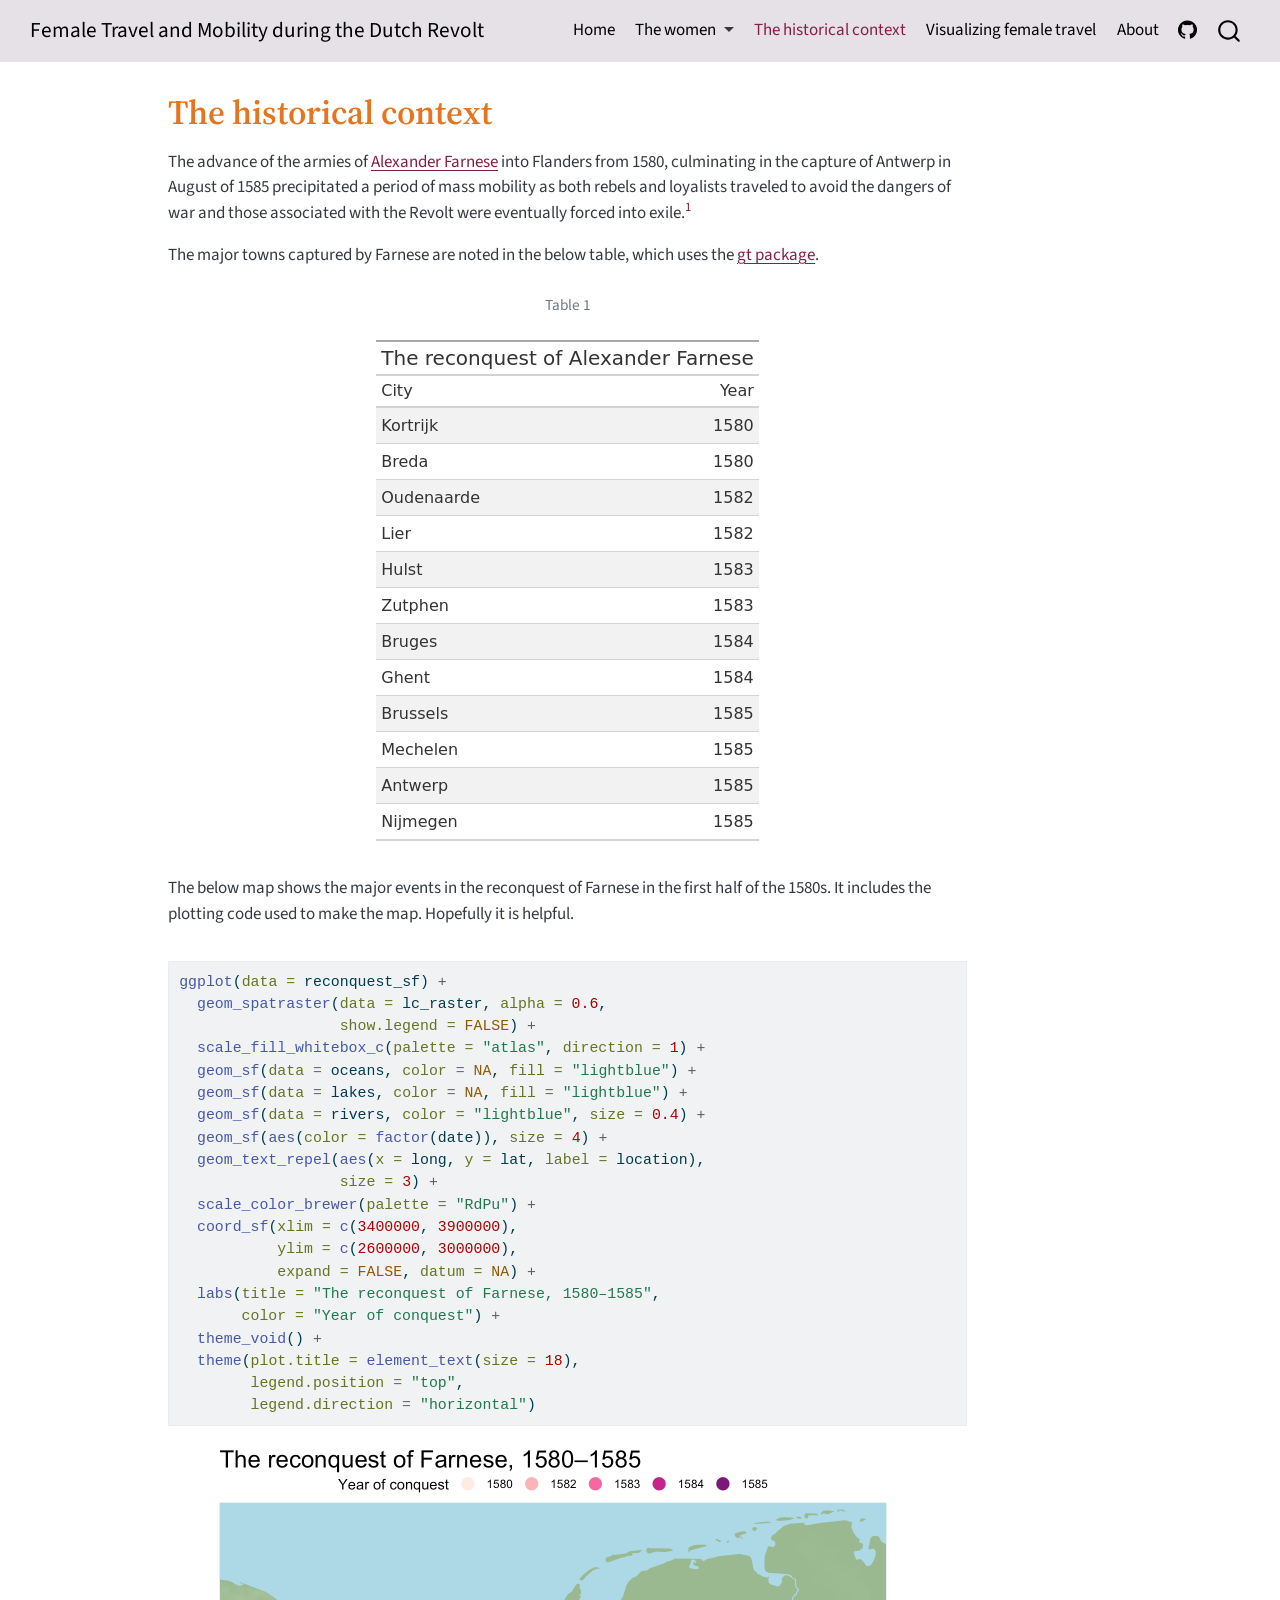
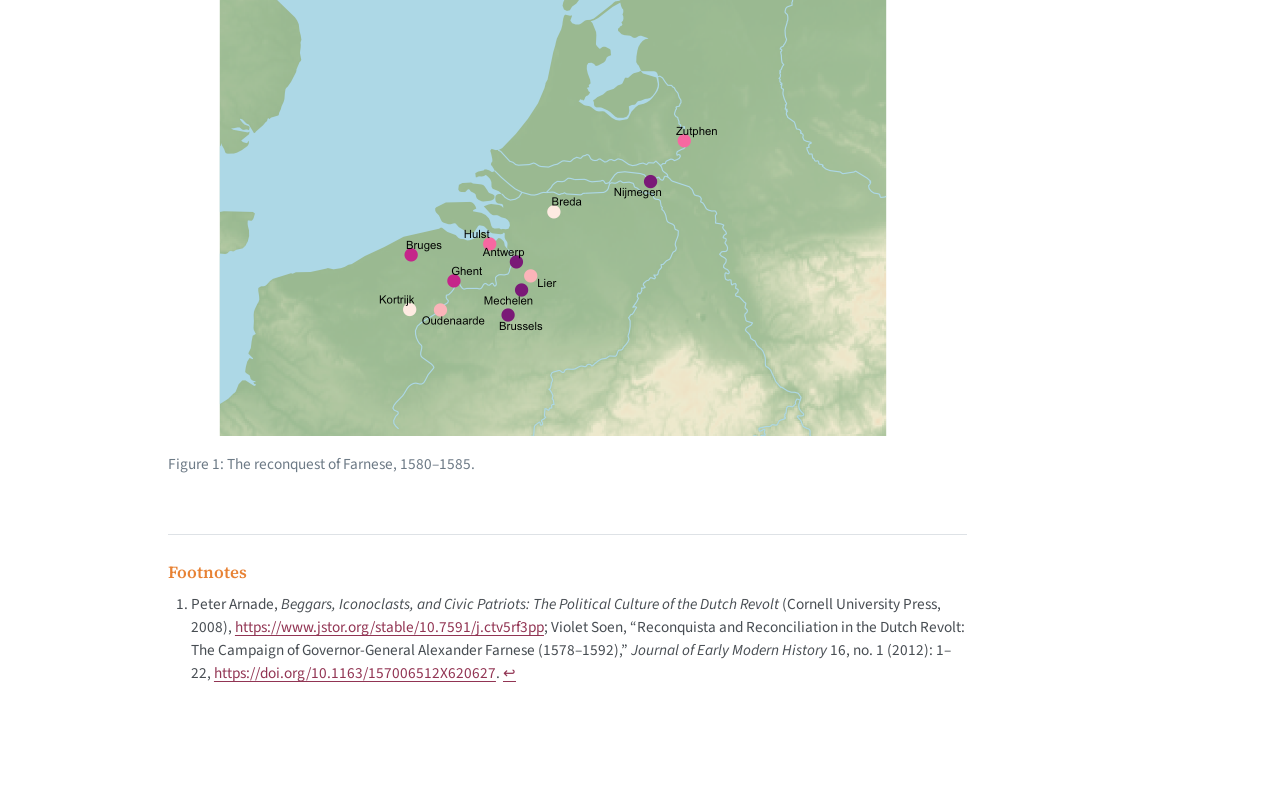
<file: context.html>
<!DOCTYPE html>
<html xmlns="http://www.w3.org/1999/xhtml" lang="en" xml:lang="en"><head>

<meta charset="utf-8">
<meta name="generator" content="quarto-1.9.37">

<meta name="viewport" content="width=device-width, initial-scale=1.0, user-scalable=yes">


<title>The historical context – Female Travel and Mobility during the Dutch Revolt</title>
<style>
/* Default styles provided by pandoc.
** See https://pandoc.org/MANUAL.html#variables-for-html for config info.
*/
code{white-space: pre-wrap;}
span.smallcaps{font-variant: small-caps;}
div.columns{display: flex; gap: min(4vw, 1.5em);}
div.column{flex: auto; overflow-x: auto;}
div.hanging-indent{margin-left: 1.5em; text-indent: -1.5em;}
ul.task-list{list-style: none;}
ul.task-list li input[type="checkbox"] {
  width: 0.8em;
  margin: 0 0.8em 0.2em -1em; /* quarto-specific, see https://github.com/quarto-dev/quarto-cli/issues/4556 */ 
  vertical-align: middle;
}
/* CSS for syntax highlighting */
html { -webkit-text-size-adjust: 100%; }
pre > code.sourceCode { white-space: pre; position: relative; }
pre > code.sourceCode > span { display: inline-block; line-height: 1.25; }
pre > code.sourceCode > span:empty { height: 1.2em; }
.sourceCode { overflow: visible; }
code.sourceCode > span { color: inherit; text-decoration: inherit; }
div.sourceCode { margin: 1em 0; }
pre.sourceCode { margin: 0; }
@media screen {
div.sourceCode { overflow: auto; }
}
@media print {
pre > code.sourceCode { white-space: pre-wrap; }
pre > code.sourceCode > span { text-indent: -5em; padding-left: 5em; }
}
pre.numberSource code
  { counter-reset: source-line 0; }
pre.numberSource code > span
  { position: relative; left: -4em; counter-increment: source-line; }
pre.numberSource code > span > a:first-child::before
  { content: counter(source-line);
    position: relative; left: -1em; text-align: right; vertical-align: baseline;
    border: none; display: inline-block;
    -webkit-touch-callout: none; -webkit-user-select: none;
    -khtml-user-select: none; -moz-user-select: none;
    -ms-user-select: none; user-select: none;
    padding: 0 4px; width: 4em;
  }
pre.numberSource { margin-left: 3em;  padding-left: 4px; }
div.sourceCode
  {   }
@media screen {
pre > code.sourceCode > span > a:first-child::before { text-decoration: underline; }
}
</style>


<script src="site_libs/quarto-nav/quarto-nav.js"></script>
<script src="site_libs/quarto-nav/headroom.min.js"></script>
<script src="site_libs/clipboard/clipboard.min.js"></script>
<script src="site_libs/quarto-search/autocomplete.umd.js"></script>
<script src="site_libs/quarto-search/fuse.min.js"></script>
<script src="site_libs/quarto-search/quarto-search.js"></script>
<meta name="quarto:offset" content="./">
<script src="site_libs/quarto-html/quarto.js" type="module"></script>
<script src="site_libs/quarto-html/tabsets/tabsets.js" type="module"></script>
<script src="site_libs/quarto-html/popper.min.js"></script>
<script src="site_libs/quarto-html/tippy.umd.min.js"></script>
<script src="site_libs/quarto-html/anchor.min.js"></script>
<link href="site_libs/quarto-html/tippy.css" rel="stylesheet">
<link href="site_libs/quarto-html/quarto-syntax-highlighting-7f8f88aac4f3542376d5c11b86a4c14d.css" rel="stylesheet" id="quarto-text-highlighting-styles">
<script src="site_libs/bootstrap/bootstrap.min.js"></script>
<link href="site_libs/bootstrap/bootstrap-icons.css" rel="stylesheet">
<link href="site_libs/bootstrap/bootstrap-481a39b25387326fc2a14700b6f71c9c.min.css" rel="stylesheet" append-hash="true" id="quarto-bootstrap" data-mode="light">
<script id="quarto-search-options" type="application/json">{
  "location": "navbar",
  "copy-button": false,
  "collapse-after": 3,
  "panel-placement": "end",
  "type": "overlay",
  "limit": 50,
  "keyboard-shortcut": [
    "f",
    "/",
    "s"
  ],
  "show-item-context": false,
  "language": {
    "search-no-results-text": "No results",
    "search-matching-documents-text": "matching documents",
    "search-copy-link-title": "Copy link to search",
    "search-hide-matches-text": "Hide additional matches",
    "search-more-match-text": "more match in this document",
    "search-more-matches-text": "more matches in this document",
    "search-clear-button-title": "Clear",
    "search-text-placeholder": "",
    "search-detached-cancel-button-title": "Cancel",
    "search-submit-button-title": "Submit",
    "search-label": "Search"
  }
}</script>


</head>

<body class="nav-fixed quarto-light">

<div id="quarto-search-results"></div>
  <header id="quarto-header" class="headroom fixed-top">
    <nav class="navbar navbar-expand-lg " data-bs-theme="dark">
      <div class="navbar-container container-fluid">
      <div class="navbar-brand-container mx-auto">
    <a class="navbar-brand" href="./index.html">
    <span class="navbar-title">Female Travel and Mobility during the Dutch Revolt</span>
    </a>
  </div>
            <div id="quarto-search" class="" title="Search"></div>
          <button class="navbar-toggler" type="button" data-bs-toggle="collapse" data-bs-target="#navbarCollapse" aria-controls="navbarCollapse" role="menu" aria-expanded="false" aria-label="Toggle navigation" onclick="if (window.quartoToggleHeadroom) { window.quartoToggleHeadroom(); }">
  <span class="navbar-toggler-icon"></span>
</button>
          <div class="collapse navbar-collapse" id="navbarCollapse">
            <ul class="navbar-nav navbar-nav-scroll ms-auto">
  <li class="nav-item">
    <a class="nav-link" href="./index.html"> 
<span class="menu-text">Home</span></a>
  </li>  
  <li class="nav-item dropdown ">
    <a class="nav-link dropdown-toggle" href="#" id="nav-menu-the-women" role="link" data-bs-toggle="dropdown" aria-expanded="false">
 <span class="menu-text">The women</span>
    </a>
    <ul class="dropdown-menu dropdown-menu-end" aria-labelledby="nav-menu-the-women">    
        <li>
    <a class="dropdown-item" href="./anna-df.html">
 <span class="dropdown-text">Anna della Faille</span></a>
  </li>  
        <li>
    <a class="dropdown-item" href="./hester-df.html">
 <span class="dropdown-text">Hester della Faille</span></a>
  </li>  
        <li>
    <a class="dropdown-item" href="./zeghers.html">
 <span class="dropdown-text">Elizabeth Zeghers</span></a>
  </li>  
        <li>
    <a class="dropdown-item" href="./anna-vdm.html">
 <span class="dropdown-text">Anna van der Meulen</span></a>
  </li>  
        <li>
    <a class="dropdown-item" href="./sarah-vdm.html">
 <span class="dropdown-text">Sarah van der Meulen</span></a>
  </li>  
    </ul>
  </li>
  <li class="nav-item">
    <a class="nav-link active" href="./context.html" aria-current="page"> 
<span class="menu-text">The historical context</span></a>
  </li>  
  <li class="nav-item">
    <a class="nav-link" href="./movements.html"> 
<span class="menu-text">Visualizing female travel</span></a>
  </li>  
  <li class="nav-item">
    <a class="nav-link" href="./about.html"> 
<span class="menu-text">About</span></a>
  </li>  
  <li class="nav-item compact">
    <a class="nav-link" href="https://github.com/jessesadler/quarto-web-example"> <i class="bi bi-github" role="img">
</i> 
<span class="menu-text"></span></a>
  </li>  
</ul>
          </div> <!-- /navcollapse -->
            <div class="quarto-navbar-tools">
</div>
      </div> <!-- /container-fluid -->
    </nav>
</header>
<!-- content -->
<div id="quarto-content" class="quarto-container page-columns page-rows-contents page-layout-article page-navbar">
<!-- sidebar -->
<!-- margin-sidebar -->
    <div id="quarto-margin-sidebar" class="sidebar margin-sidebar zindex-bottom">
        
    </div>
<!-- main -->
<main class="content page-columns page-full" id="quarto-document-content">

<header id="title-block-header" class="quarto-title-block default">
<div class="quarto-title">
<h1 class="title">The historical context</h1>
</div>



<div class="quarto-title-meta">

    
  
    
  </div>
  


</header>


<p>The advance of the armies of <a href="https://en.wikipedia.org/wiki/Alexander_Farnese,_Duke_of_Parma">Alexander Farnese</a> into Flanders from 1580, culminating in the capture of Antwerp in August of 1585 precipitated a period of mass mobility as both rebels and loyalists traveled to avoid the dangers of war and those associated with the Revolt were eventually forced into exile.<span class="citation" data-cites="Arnade_2008 Soen_2012"><a href="#fn1" class="footnote-ref" id="fnref1" role="doc-noteref"><sup>1</sup></a></span></p>
<p>The major towns captured by Farnese are noted in the below table, which uses the <a href="https://gt.rstudio.com/index.html">gt package</a>.</p>
<div class="cell">
<div id="tbl-reconquest" class="cell quarto-float quarto-figure quarto-figure-center anchored">
<figure class="quarto-float quarto-float-tbl figure">
<figcaption class="quarto-float-caption-top quarto-float-caption quarto-float-tbl quarto-uncaptioned" id="tbl-reconquest-caption-0ceaefa1-69ba-4598-a22c-09a6ac19f8ca">
Table&nbsp;1
</figcaption>
<div aria-describedby="tbl-reconquest-caption-0ceaefa1-69ba-4598-a22c-09a6ac19f8ca">
<div class="cell-output-display">
<div id="ayvoywkggi" style="padding-left:0px;padding-right:0px;padding-top:10px;padding-bottom:10px;overflow-x:auto;overflow-y:auto;width:auto;height:auto;">
<style>#ayvoywkggi table {
  font-family: system-ui, 'Segoe UI', Roboto, Helvetica, Arial, sans-serif, 'Apple Color Emoji', 'Segoe UI Emoji', 'Segoe UI Symbol', 'Noto Color Emoji';
  -webkit-font-smoothing: antialiased;
  -moz-osx-font-smoothing: grayscale;
}

#ayvoywkggi thead, #ayvoywkggi tbody, #ayvoywkggi tfoot, #ayvoywkggi tr, #ayvoywkggi td, #ayvoywkggi th {
  border-style: none;
}

#ayvoywkggi p {
  margin: 0;
  padding: 0;
}

#ayvoywkggi .gt_table {
  display: table;
  border-collapse: collapse;
  line-height: normal;
  margin-left: auto;
  margin-right: auto;
  color: #333333;
  font-size: 16px;
  font-weight: normal;
  font-style: normal;
  background-color: #FFFFFF;
  width: auto;
  border-top-style: solid;
  border-top-width: 2px;
  border-top-color: #A8A8A8;
  border-right-style: none;
  border-right-width: 2px;
  border-right-color: #D3D3D3;
  border-bottom-style: solid;
  border-bottom-width: 2px;
  border-bottom-color: #A8A8A8;
  border-left-style: none;
  border-left-width: 2px;
  border-left-color: #D3D3D3;
}

#ayvoywkggi .gt_caption {
  padding-top: 4px;
  padding-bottom: 4px;
}

#ayvoywkggi .gt_title {
  color: #333333;
  font-size: 125%;
  font-weight: initial;
  padding-top: 4px;
  padding-bottom: 4px;
  padding-left: 5px;
  padding-right: 5px;
  border-bottom-color: #FFFFFF;
  border-bottom-width: 0;
}

#ayvoywkggi .gt_subtitle {
  color: #333333;
  font-size: 85%;
  font-weight: initial;
  padding-top: 3px;
  padding-bottom: 5px;
  padding-left: 5px;
  padding-right: 5px;
  border-top-color: #FFFFFF;
  border-top-width: 0;
}

#ayvoywkggi .gt_heading {
  background-color: #FFFFFF;
  text-align: center;
  border-bottom-color: #FFFFFF;
  border-left-style: none;
  border-left-width: 1px;
  border-left-color: #D3D3D3;
  border-right-style: none;
  border-right-width: 1px;
  border-right-color: #D3D3D3;
}

#ayvoywkggi .gt_bottom_border {
  border-bottom-style: solid;
  border-bottom-width: 2px;
  border-bottom-color: #D3D3D3;
}

#ayvoywkggi .gt_col_headings {
  border-top-style: solid;
  border-top-width: 2px;
  border-top-color: #D3D3D3;
  border-bottom-style: solid;
  border-bottom-width: 2px;
  border-bottom-color: #D3D3D3;
  border-left-style: none;
  border-left-width: 1px;
  border-left-color: #D3D3D3;
  border-right-style: none;
  border-right-width: 1px;
  border-right-color: #D3D3D3;
}

#ayvoywkggi .gt_col_heading {
  color: #333333;
  background-color: #FFFFFF;
  font-size: 100%;
  font-weight: normal;
  text-transform: inherit;
  border-left-style: none;
  border-left-width: 1px;
  border-left-color: #D3D3D3;
  border-right-style: none;
  border-right-width: 1px;
  border-right-color: #D3D3D3;
  vertical-align: bottom;
  padding-top: 5px;
  padding-bottom: 6px;
  padding-left: 5px;
  padding-right: 5px;
  overflow-x: hidden;
}

#ayvoywkggi .gt_column_spanner_outer {
  color: #333333;
  background-color: #FFFFFF;
  font-size: 100%;
  font-weight: normal;
  text-transform: inherit;
  padding-top: 0;
  padding-bottom: 0;
  padding-left: 4px;
  padding-right: 4px;
}

#ayvoywkggi .gt_column_spanner_outer:first-child {
  padding-left: 0;
}

#ayvoywkggi .gt_column_spanner_outer:last-child {
  padding-right: 0;
}

#ayvoywkggi .gt_column_spanner {
  border-bottom-style: solid;
  border-bottom-width: 2px;
  border-bottom-color: #D3D3D3;
  vertical-align: bottom;
  padding-top: 5px;
  padding-bottom: 5px;
  overflow-x: hidden;
  display: inline-block;
  width: 100%;
}

#ayvoywkggi .gt_spanner_row {
  border-bottom-style: hidden;
}

#ayvoywkggi .gt_group_heading {
  padding-top: 8px;
  padding-bottom: 8px;
  padding-left: 5px;
  padding-right: 5px;
  color: #333333;
  background-color: #FFFFFF;
  font-size: 100%;
  font-weight: initial;
  text-transform: inherit;
  border-top-style: solid;
  border-top-width: 2px;
  border-top-color: #D3D3D3;
  border-bottom-style: solid;
  border-bottom-width: 2px;
  border-bottom-color: #D3D3D3;
  border-left-style: none;
  border-left-width: 1px;
  border-left-color: #D3D3D3;
  border-right-style: none;
  border-right-width: 1px;
  border-right-color: #D3D3D3;
  vertical-align: middle;
  text-align: left;
}

#ayvoywkggi .gt_empty_group_heading {
  padding: 0.5px;
  color: #333333;
  background-color: #FFFFFF;
  font-size: 100%;
  font-weight: initial;
  border-top-style: solid;
  border-top-width: 2px;
  border-top-color: #D3D3D3;
  border-bottom-style: solid;
  border-bottom-width: 2px;
  border-bottom-color: #D3D3D3;
  vertical-align: middle;
}

#ayvoywkggi .gt_from_md > :first-child {
  margin-top: 0;
}

#ayvoywkggi .gt_from_md > :last-child {
  margin-bottom: 0;
}

#ayvoywkggi .gt_row {
  padding-top: 8px;
  padding-bottom: 8px;
  padding-left: 5px;
  padding-right: 5px;
  margin: 10px;
  border-top-style: solid;
  border-top-width: 1px;
  border-top-color: #D3D3D3;
  border-left-style: none;
  border-left-width: 1px;
  border-left-color: #D3D3D3;
  border-right-style: none;
  border-right-width: 1px;
  border-right-color: #D3D3D3;
  vertical-align: middle;
  overflow-x: hidden;
}

#ayvoywkggi .gt_stub {
  color: #333333;
  background-color: #FFFFFF;
  font-size: 100%;
  font-weight: initial;
  text-transform: inherit;
  border-right-style: solid;
  border-right-width: 2px;
  border-right-color: #D3D3D3;
  padding-left: 5px;
  padding-right: 5px;
}

#ayvoywkggi .gt_stub_row_group {
  color: #333333;
  background-color: #FFFFFF;
  font-size: 100%;
  font-weight: initial;
  text-transform: inherit;
  border-right-style: solid;
  border-right-width: 2px;
  border-right-color: #D3D3D3;
  padding-left: 5px;
  padding-right: 5px;
  vertical-align: top;
}

#ayvoywkggi .gt_row_group_first td {
  border-top-width: 2px;
}

#ayvoywkggi .gt_row_group_first th {
  border-top-width: 2px;
}

#ayvoywkggi .gt_summary_row {
  color: #333333;
  background-color: #FFFFFF;
  text-transform: inherit;
  padding-top: 8px;
  padding-bottom: 8px;
  padding-left: 5px;
  padding-right: 5px;
}

#ayvoywkggi .gt_first_summary_row {
  border-top-style: solid;
  border-top-color: #D3D3D3;
}

#ayvoywkggi .gt_first_summary_row.thick {
  border-top-width: 2px;
}

#ayvoywkggi .gt_last_summary_row {
  padding-top: 8px;
  padding-bottom: 8px;
  padding-left: 5px;
  padding-right: 5px;
  border-bottom-style: solid;
  border-bottom-width: 2px;
  border-bottom-color: #D3D3D3;
}

#ayvoywkggi .gt_grand_summary_row {
  color: #333333;
  background-color: #FFFFFF;
  text-transform: inherit;
  padding-top: 8px;
  padding-bottom: 8px;
  padding-left: 5px;
  padding-right: 5px;
}

#ayvoywkggi .gt_first_grand_summary_row {
  padding-top: 8px;
  padding-bottom: 8px;
  padding-left: 5px;
  padding-right: 5px;
  border-top-style: double;
  border-top-width: 6px;
  border-top-color: #D3D3D3;
}

#ayvoywkggi .gt_last_grand_summary_row_top {
  padding-top: 8px;
  padding-bottom: 8px;
  padding-left: 5px;
  padding-right: 5px;
  border-bottom-style: double;
  border-bottom-width: 6px;
  border-bottom-color: #D3D3D3;
}

#ayvoywkggi .gt_striped {
  background-color: rgba(128, 128, 128, 0.05);
}

#ayvoywkggi .gt_table_body {
  border-top-style: solid;
  border-top-width: 2px;
  border-top-color: #D3D3D3;
  border-bottom-style: solid;
  border-bottom-width: 2px;
  border-bottom-color: #D3D3D3;
}

#ayvoywkggi .gt_footnotes {
  color: #333333;
  background-color: #FFFFFF;
  border-bottom-style: none;
  border-bottom-width: 2px;
  border-bottom-color: #D3D3D3;
  border-left-style: none;
  border-left-width: 2px;
  border-left-color: #D3D3D3;
  border-right-style: none;
  border-right-width: 2px;
  border-right-color: #D3D3D3;
}

#ayvoywkggi .gt_footnote {
  margin: 0px;
  font-size: 90%;
  padding-top: 4px;
  padding-bottom: 4px;
  padding-left: 5px;
  padding-right: 5px;
}

#ayvoywkggi .gt_sourcenotes {
  color: #333333;
  background-color: #FFFFFF;
  border-bottom-style: none;
  border-bottom-width: 2px;
  border-bottom-color: #D3D3D3;
  border-left-style: none;
  border-left-width: 2px;
  border-left-color: #D3D3D3;
  border-right-style: none;
  border-right-width: 2px;
  border-right-color: #D3D3D3;
}

#ayvoywkggi .gt_sourcenote {
  font-size: 90%;
  padding-top: 4px;
  padding-bottom: 4px;
  padding-left: 5px;
  padding-right: 5px;
}

#ayvoywkggi .gt_left {
  text-align: left;
}

#ayvoywkggi .gt_center {
  text-align: center;
}

#ayvoywkggi .gt_right {
  text-align: right;
  font-variant-numeric: tabular-nums;
}

#ayvoywkggi .gt_font_normal {
  font-weight: normal;
}

#ayvoywkggi .gt_font_bold {
  font-weight: bold;
}

#ayvoywkggi .gt_font_italic {
  font-style: italic;
}

#ayvoywkggi .gt_super {
  font-size: 65%;
}

#ayvoywkggi .gt_footnote_marks {
  font-size: 75%;
  vertical-align: 0.4em;
  position: initial;
}

#ayvoywkggi .gt_asterisk {
  font-size: 100%;
  vertical-align: 0;
}

#ayvoywkggi .gt_indent_1 {
  text-indent: 5px;
}

#ayvoywkggi .gt_indent_2 {
  text-indent: 10px;
}

#ayvoywkggi .gt_indent_3 {
  text-indent: 15px;
}

#ayvoywkggi .gt_indent_4 {
  text-indent: 20px;
}

#ayvoywkggi .gt_indent_5 {
  text-indent: 25px;
}

#ayvoywkggi .katex-display {
  display: inline-flex !important;
  margin-bottom: 0.75em !important;
}

#ayvoywkggi div.Reactable > div.rt-table > div.rt-thead > div.rt-tr.rt-tr-group-header > div.rt-th-group:after {
  height: 0px !important;
}
</style>

<table class="gt_table caption-top table table-sm table-striped small" data-quarto-bootstrap="false">
<thead>
<tr class="gt_heading header">
<td colspan="2" class="gt_heading gt_title gt_font_normal gt_bottom_border">The reconquest of Alexander Farnese</td>
</tr>
<tr class="gt_col_headings even">
<th id="location" class="gt_col_heading gt_columns_bottom_border gt_left" data-quarto-table-cell-role="th" scope="col">City</th>
<th id="date" class="gt_col_heading gt_columns_bottom_border gt_right" data-quarto-table-cell-role="th" scope="col">Year</th>
</tr>
</thead>
<tbody class="gt_table_body">
<tr class="odd">
<td class="gt_row gt_left" headers="location">Kortrijk</td>
<td class="gt_row gt_right" headers="date">1580</td>
</tr>
<tr class="even">
<td class="gt_row gt_left" headers="location">Breda</td>
<td class="gt_row gt_right" headers="date">1580</td>
</tr>
<tr class="odd">
<td class="gt_row gt_left" headers="location">Oudenaarde</td>
<td class="gt_row gt_right" headers="date">1582</td>
</tr>
<tr class="even">
<td class="gt_row gt_left" headers="location">Lier</td>
<td class="gt_row gt_right" headers="date">1582</td>
</tr>
<tr class="odd">
<td class="gt_row gt_left" headers="location">Hulst</td>
<td class="gt_row gt_right" headers="date">1583</td>
</tr>
<tr class="even">
<td class="gt_row gt_left" headers="location">Zutphen</td>
<td class="gt_row gt_right" headers="date">1583</td>
</tr>
<tr class="odd">
<td class="gt_row gt_left" headers="location">Bruges</td>
<td class="gt_row gt_right" headers="date">1584</td>
</tr>
<tr class="even">
<td class="gt_row gt_left" headers="location">Ghent</td>
<td class="gt_row gt_right" headers="date">1584</td>
</tr>
<tr class="odd">
<td class="gt_row gt_left" headers="location">Brussels</td>
<td class="gt_row gt_right" headers="date">1585</td>
</tr>
<tr class="even">
<td class="gt_row gt_left" headers="location">Mechelen</td>
<td class="gt_row gt_right" headers="date">1585</td>
</tr>
<tr class="odd">
<td class="gt_row gt_left" headers="location">Antwerp</td>
<td class="gt_row gt_right" headers="date">1585</td>
</tr>
<tr class="even">
<td class="gt_row gt_left" headers="location">Nijmegen</td>
<td class="gt_row gt_right" headers="date">1585</td>
</tr>
</tbody>
</table>

</div>
</div>
</div>
</figure>
</div>
</div>
<p>The below map shows the major events in the reconquest of Farnese in the first half of the 1580s. It includes the plotting code used to make the map. Hopefully it is helpful.</p>
<div class="page-columns page-full">
<div class="cell page-columns page-full" data-layout-align="left">
<div class="code-copy-outer-scaffold"><div class="sourceCode cell-code" id="cb1"><pre class="sourceCode r code-with-copy"><code class="sourceCode r"><span id="cb1-1"><a href="#cb1-1" aria-hidden="true" tabindex="-1"></a><span class="fu">ggplot</span>(<span class="at">data =</span> reconquest_sf) <span class="sc">+</span></span>
<span id="cb1-2"><a href="#cb1-2" aria-hidden="true" tabindex="-1"></a>  <span class="fu">geom_spatraster</span>(<span class="at">data =</span> lc_raster, <span class="at">alpha =</span> <span class="fl">0.6</span>,</span>
<span id="cb1-3"><a href="#cb1-3" aria-hidden="true" tabindex="-1"></a>                  <span class="at">show.legend =</span> <span class="cn">FALSE</span>) <span class="sc">+</span></span>
<span id="cb1-4"><a href="#cb1-4" aria-hidden="true" tabindex="-1"></a>  <span class="fu">scale_fill_whitebox_c</span>(<span class="at">palette =</span> <span class="st">"atlas"</span>, <span class="at">direction =</span> <span class="dv">1</span>) <span class="sc">+</span></span>
<span id="cb1-5"><a href="#cb1-5" aria-hidden="true" tabindex="-1"></a>  <span class="fu">geom_sf</span>(<span class="at">data =</span> oceans, <span class="at">color =</span> <span class="cn">NA</span>, <span class="at">fill =</span> <span class="st">"lightblue"</span>) <span class="sc">+</span></span>
<span id="cb1-6"><a href="#cb1-6" aria-hidden="true" tabindex="-1"></a>  <span class="fu">geom_sf</span>(<span class="at">data =</span> lakes, <span class="at">color =</span> <span class="cn">NA</span>, <span class="at">fill =</span> <span class="st">"lightblue"</span>) <span class="sc">+</span></span>
<span id="cb1-7"><a href="#cb1-7" aria-hidden="true" tabindex="-1"></a>  <span class="fu">geom_sf</span>(<span class="at">data =</span> rivers, <span class="at">color =</span> <span class="st">"lightblue"</span>, <span class="at">size =</span> <span class="fl">0.4</span>) <span class="sc">+</span></span>
<span id="cb1-8"><a href="#cb1-8" aria-hidden="true" tabindex="-1"></a>  <span class="fu">geom_sf</span>(<span class="fu">aes</span>(<span class="at">color =</span> <span class="fu">factor</span>(date)), <span class="at">size =</span> <span class="dv">4</span>) <span class="sc">+</span></span>
<span id="cb1-9"><a href="#cb1-9" aria-hidden="true" tabindex="-1"></a>  <span class="fu">geom_text_repel</span>(<span class="fu">aes</span>(<span class="at">x =</span> long, <span class="at">y =</span> lat, <span class="at">label =</span> location),</span>
<span id="cb1-10"><a href="#cb1-10" aria-hidden="true" tabindex="-1"></a>                  <span class="at">size =</span> <span class="dv">3</span>) <span class="sc">+</span></span>
<span id="cb1-11"><a href="#cb1-11" aria-hidden="true" tabindex="-1"></a>  <span class="fu">scale_color_brewer</span>(<span class="at">palette =</span> <span class="st">"RdPu"</span>) <span class="sc">+</span> </span>
<span id="cb1-12"><a href="#cb1-12" aria-hidden="true" tabindex="-1"></a>  <span class="fu">coord_sf</span>(<span class="at">xlim =</span> <span class="fu">c</span>(<span class="dv">3400000</span>, <span class="dv">3900000</span>),</span>
<span id="cb1-13"><a href="#cb1-13" aria-hidden="true" tabindex="-1"></a>           <span class="at">ylim =</span> <span class="fu">c</span>(<span class="dv">2600000</span>, <span class="dv">3000000</span>),</span>
<span id="cb1-14"><a href="#cb1-14" aria-hidden="true" tabindex="-1"></a>           <span class="at">expand =</span> <span class="cn">FALSE</span>, <span class="at">datum =</span> <span class="cn">NA</span>) <span class="sc">+</span></span>
<span id="cb1-15"><a href="#cb1-15" aria-hidden="true" tabindex="-1"></a>  <span class="fu">labs</span>(<span class="at">title =</span> <span class="st">"The reconquest of Farnese, 1580–1585"</span>,</span>
<span id="cb1-16"><a href="#cb1-16" aria-hidden="true" tabindex="-1"></a>       <span class="at">color =</span> <span class="st">"Year of conquest"</span>) <span class="sc">+</span></span>
<span id="cb1-17"><a href="#cb1-17" aria-hidden="true" tabindex="-1"></a>  <span class="fu">theme_void</span>() <span class="sc">+</span></span>
<span id="cb1-18"><a href="#cb1-18" aria-hidden="true" tabindex="-1"></a>  <span class="fu">theme</span>(<span class="at">plot.title =</span> <span class="fu">element_text</span>(<span class="at">size =</span> <span class="dv">18</span>),</span>
<span id="cb1-19"><a href="#cb1-19" aria-hidden="true" tabindex="-1"></a>        <span class="at">legend.position =</span> <span class="st">"top"</span>,</span>
<span id="cb1-20"><a href="#cb1-20" aria-hidden="true" tabindex="-1"></a>        <span class="at">legend.direction =</span> <span class="st">"horizontal"</span>)</span></code></pre></div><button title="Copy to Clipboard" class="code-copy-button"><i class="bi"></i></button></div>
<div class="cell-output-display page-columns page-full">
<div id="fig-reconquest" class="quarto-float quarto-figure quarto-figure-left anchored page-columns page-full" data-fig-align="left" alt="A map of the Low Countries showing the reconquest of Farnese with the towns captured between 1580 and 1585.">
<figure class="quarto-float quarto-float-fig figure page-columns page-full">
<div aria-describedby="fig-reconquest-caption-0ceaefa1-69ba-4598-a22c-09a6ac19f8ca" class="page-columns page-full">
<img src="context_files/figure-html/fig-reconquest-1.png" class="img-fluid quarto-figure quarto-figure-left figure-img column-page" alt="A map of the Low Countries showing the reconquest of Farnese with the towns captured between 1580 and 1585." width="960">
</div>
<figcaption class="quarto-float-caption-bottom quarto-float-caption quarto-float-fig" id="fig-reconquest-caption-0ceaefa1-69ba-4598-a22c-09a6ac19f8ca">
Figure&nbsp;1: The reconquest of Farnese, 1580–1585.
</figcaption>
</figure>
</div>
</div>
</div>
</div>




<div id="quarto-appendix" class="default"><section id="footnotes" class="footnotes footnotes-end-of-document" role="doc-endnotes"><h2 class="anchored quarto-appendix-heading">Footnotes</h2>

<ol>
<li id="fn1"><p>Peter Arnade, <em>Beggars, Iconoclasts, and Civic Patriots: The Political Culture of the Dutch Revolt</em> (Cornell University Press, 2008), <a href="https://www.jstor.org/stable/10.7591/j.ctv5rf3pp">https://www.jstor.org/stable/10.7591/j.ctv5rf3pp</a>; Violet Soen, <span>“Reconquista and Reconciliation in the Dutch Revolt: The Campaign of Governor-General Alexander Farnese (1578–1592),”</span> <em>Journal of Early Modern History</em> 16, no. 1 (2012): 1–22, <a href="https://doi.org/10.1163/157006512X620627">https://doi.org/10.1163/157006512X620627</a>.<a href="#fnref1" class="footnote-back" role="doc-backlink">↩︎</a></p></li>
</ol>
</section></div></main> <!-- /main -->
<script id="quarto-html-after-body" type="application/javascript">
  window.document.addEventListener("DOMContentLoaded", function (event) {
    const icon = "";
    const anchorJS = new window.AnchorJS();
    anchorJS.options = {
      placement: 'right',
      icon: icon
    };
    anchorJS.add('.anchored');
    const isCodeAnnotation = (el) => {
      for (const clz of el.classList) {
        if (clz.startsWith('code-annotation-')) {                     
          return true;
        }
      }
      return false;
    }
    const onCopySuccess = function(e) {
      // button target
      const button = e.trigger;
      // don't keep focus
      button.blur();
      // flash "checked"
      button.classList.add('code-copy-button-checked');
      var currentTitle = button.getAttribute("title");
      button.setAttribute("title", "Copied!");
      let tooltip;
      if (window.bootstrap) {
        button.setAttribute("data-bs-toggle", "tooltip");
        button.setAttribute("data-bs-placement", "left");
        button.setAttribute("data-bs-title", "Copied!");
        tooltip = new bootstrap.Tooltip(button, 
          { trigger: "manual", 
            customClass: "code-copy-button-tooltip",
            offset: [0, -8]});
        tooltip.show();    
      }
      setTimeout(function() {
        if (tooltip) {
          tooltip.hide();
          button.removeAttribute("data-bs-title");
          button.removeAttribute("data-bs-toggle");
          button.removeAttribute("data-bs-placement");
        }
        button.setAttribute("title", currentTitle);
        button.classList.remove('code-copy-button-checked');
      }, 1000);
      // clear code selection
      e.clearSelection();
    }
    const getTextToCopy = function(trigger) {
      const outerScaffold = trigger.parentElement.cloneNode(true);
      const codeEl = outerScaffold.querySelector('code');
      for (const childEl of codeEl.children) {
        if (isCodeAnnotation(childEl)) {
          childEl.remove();
        }
      }
      return codeEl.innerText;
    }
    const clipboard = new window.ClipboardJS('.code-copy-button:not([data-in-quarto-modal])', {
      text: getTextToCopy
    });
    clipboard.on('success', onCopySuccess);
    if (window.document.getElementById('quarto-embedded-source-code-modal')) {
      const clipboardModal = new window.ClipboardJS('.code-copy-button[data-in-quarto-modal]', {
        text: getTextToCopy,
        container: window.document.getElementById('quarto-embedded-source-code-modal')
      });
      clipboardModal.on('success', onCopySuccess);
    }
      var localhostRegex = new RegExp(/^(?:http|https):\/\/localhost\:?[0-9]*\//);
      var mailtoRegex = new RegExp(/^mailto:/);
        var filterRegex = new RegExp("https:\/\/jessesadler\.github\.io\/quarto-web-example\/");
      var isInternal = (href) => {
          return filterRegex.test(href) || localhostRegex.test(href) || mailtoRegex.test(href);
      }
      // Inspect non-navigation links and adorn them if external
     var links = window.document.querySelectorAll('a[href]:not(.nav-link):not(.navbar-brand):not(.toc-action):not(.sidebar-link):not(.sidebar-item-toggle):not(.pagination-link):not(.no-external):not([aria-hidden]):not(.dropdown-item):not(.quarto-navigation-tool):not(.about-link)');
      for (var i=0; i<links.length; i++) {
        const link = links[i];
        if (!isInternal(link.href)) {
          // undo the damage that might have been done by quarto-nav.js in the case of
          // links that we want to consider external
          if (link.dataset.originalHref !== undefined) {
            link.href = link.dataset.originalHref;
          }
        }
      }
    function tippyHover(el, contentFn, onTriggerFn, onUntriggerFn) {
      const config = {
        allowHTML: true,
        maxWidth: 500,
        delay: 100,
        arrow: false,
        appendTo: function(el) {
            return el.parentElement;
        },
        interactive: true,
        interactiveBorder: 10,
        theme: 'quarto',
        placement: 'bottom-start',
      };
      if (contentFn) {
        config.content = contentFn;
      }
      if (onTriggerFn) {
        config.onTrigger = onTriggerFn;
      }
      if (onUntriggerFn) {
        config.onUntrigger = onUntriggerFn;
      }
      window.tippy(el, config); 
    }
    const noterefs = window.document.querySelectorAll('a[role="doc-noteref"]');
    for (var i=0; i<noterefs.length; i++) {
      const ref = noterefs[i];
      tippyHover(ref, function() {
        // use id or data attribute instead here
        let href = ref.getAttribute('data-footnote-href') || ref.getAttribute('href');
        try { href = new URL(href).hash; } catch {}
        const id = href.replace(/^#\/?/, "");
        const note = window.document.getElementById(id);
        if (note) {
          return note.innerHTML;
        } else {
          return "";
        }
      });
    }
    const xrefs = window.document.querySelectorAll('a.quarto-xref');
    const processXRef = (id, note) => {
      // Strip column container classes
      const stripColumnClz = (el) => {
        el.classList.remove("page-full", "page-columns");
        if (el.children) {
          for (const child of el.children) {
            stripColumnClz(child);
          }
        }
      }
      stripColumnClz(note)
      if (id === null || id.startsWith('sec-')) {
        // Special case sections, only their first couple elements
        const container = document.createElement("div");
        if (note.children && note.children.length > 2) {
          container.appendChild(note.children[0].cloneNode(true));
          for (let i = 1; i < note.children.length; i++) {
            const child = note.children[i];
            if (child.tagName === "P" && child.innerText === "") {
              continue;
            } else {
              container.appendChild(child.cloneNode(true));
              break;
            }
          }
          if (window.Quarto?.typesetMath) {
            window.Quarto.typesetMath(container);
          }
          return container.innerHTML
        } else {
          if (window.Quarto?.typesetMath) {
            window.Quarto.typesetMath(note);
          }
          return note.innerHTML;
        }
      } else {
        // Remove any anchor links if they are present
        const anchorLink = note.querySelector('a.anchorjs-link');
        if (anchorLink) {
          anchorLink.remove();
        }
        if (window.Quarto?.typesetMath) {
          window.Quarto.typesetMath(note);
        }
        if (note.classList.contains("callout")) {
          return note.outerHTML;
        } else {
          return note.innerHTML;
        }
      }
    }
    for (var i=0; i<xrefs.length; i++) {
      const xref = xrefs[i];
      tippyHover(xref, undefined, function(instance) {
        instance.disable();
        let url = xref.getAttribute('href');
        let hash = undefined; 
        if (url.startsWith('#')) {
          hash = url;
        } else {
          try { hash = new URL(url).hash; } catch {}
        }
        if (hash) {
          const id = hash.replace(/^#\/?/, "");
          const note = window.document.getElementById(id);
          if (note !== null) {
            try {
              const html = processXRef(id, note.cloneNode(true));
              instance.setContent(html);
            } finally {
              instance.enable();
              instance.show();
            }
          } else {
            // See if we can fetch this
            fetch(url.split('#')[0])
            .then(res => res.text())
            .then(html => {
              const parser = new DOMParser();
              const htmlDoc = parser.parseFromString(html, "text/html");
              const note = htmlDoc.getElementById(id);
              if (note !== null) {
                const html = processXRef(id, note);
                instance.setContent(html);
              } 
            }).finally(() => {
              instance.enable();
              instance.show();
            });
          }
        } else {
          // See if we can fetch a full url (with no hash to target)
          // This is a special case and we should probably do some content thinning / targeting
          fetch(url)
          .then(res => res.text())
          .then(html => {
            const parser = new DOMParser();
            const htmlDoc = parser.parseFromString(html, "text/html");
            const note = htmlDoc.querySelector('main.content');
            if (note !== null) {
              // This should only happen for chapter cross references
              // (since there is no id in the URL)
              // remove the first header
              if (note.children.length > 0 && note.children[0].tagName === "HEADER") {
                note.children[0].remove();
              }
              const html = processXRef(null, note);
              instance.setContent(html);
            } 
          }).finally(() => {
            instance.enable();
            instance.show();
          });
        }
      }, function(instance) {
      });
    }
        let selectedAnnoteEl;
        const selectorForAnnotation = ( cell, annotation) => {
          let cellAttr = 'data-code-cell="' + cell + '"';
          let lineAttr = 'data-code-annotation="' +  annotation + '"';
          const selector = 'span[' + cellAttr + '][' + lineAttr + ']';
          return selector;
        }
        const selectCodeLines = (annoteEl) => {
          const doc = window.document;
          const targetCell = annoteEl.getAttribute("data-target-cell");
          const targetAnnotation = annoteEl.getAttribute("data-target-annotation");
          const annoteSpan = window.document.querySelector(selectorForAnnotation(targetCell, targetAnnotation));
          const lines = annoteSpan.getAttribute("data-code-lines").split(",");
          const lineIds = lines.map((line) => {
            return targetCell + "-" + line;
          })
          let top = null;
          let height = null;
          let parent = null;
          if (lineIds.length > 0) {
              //compute the position of the single el (top and bottom and make a div)
              const el = window.document.getElementById(lineIds[0]);
              top = el.offsetTop;
              height = el.offsetHeight;
              parent = el.parentElement.parentElement;
            if (lineIds.length > 1) {
              const lastEl = window.document.getElementById(lineIds[lineIds.length - 1]);
              const bottom = lastEl.offsetTop + lastEl.offsetHeight;
              height = bottom - top;
            }
            if (top !== null && height !== null && parent !== null) {
              // cook up a div (if necessary) and position it 
              let div = window.document.getElementById("code-annotation-line-highlight");
              if (div === null) {
                div = window.document.createElement("div");
                div.setAttribute("id", "code-annotation-line-highlight");
                div.style.position = 'absolute';
                parent.appendChild(div);
              }
              div.style.top = top - 2 + "px";
              div.style.height = height + 4 + "px";
              div.style.left = 0;
              let gutterDiv = window.document.getElementById("code-annotation-line-highlight-gutter");
              if (gutterDiv === null) {
                gutterDiv = window.document.createElement("div");
                gutterDiv.setAttribute("id", "code-annotation-line-highlight-gutter");
                gutterDiv.style.position = 'absolute';
                const codeCell = window.document.getElementById(targetCell);
                const gutter = codeCell.querySelector('.code-annotation-gutter');
                gutter.appendChild(gutterDiv);
              }
              gutterDiv.style.top = top - 2 + "px";
              gutterDiv.style.height = height + 4 + "px";
            }
            selectedAnnoteEl = annoteEl;
          }
        };
        const unselectCodeLines = () => {
          const elementsIds = ["code-annotation-line-highlight", "code-annotation-line-highlight-gutter"];
          elementsIds.forEach((elId) => {
            const div = window.document.getElementById(elId);
            if (div) {
              div.remove();
            }
          });
          selectedAnnoteEl = undefined;
        };
          // Handle positioning of the toggle
      window.addEventListener(
        "resize",
        throttle(() => {
          elRect = undefined;
          if (selectedAnnoteEl) {
            selectCodeLines(selectedAnnoteEl);
          }
        }, 10)
      );
      function throttle(fn, ms) {
      let throttle = false;
      let timer;
        return (...args) => {
          if(!throttle) { // first call gets through
              fn.apply(this, args);
              throttle = true;
          } else { // all the others get throttled
              if(timer) clearTimeout(timer); // cancel #2
              timer = setTimeout(() => {
                fn.apply(this, args);
                timer = throttle = false;
              }, ms);
          }
        };
      }
        // Attach click handler to the DT
        const annoteDls = window.document.querySelectorAll('dt[data-target-cell]');
        for (const annoteDlNode of annoteDls) {
          annoteDlNode.addEventListener('click', (event) => {
            const clickedEl = event.target;
            if (clickedEl !== selectedAnnoteEl) {
              unselectCodeLines();
              const activeEl = window.document.querySelector('dt[data-target-cell].code-annotation-active');
              if (activeEl) {
                activeEl.classList.remove('code-annotation-active');
              }
              selectCodeLines(clickedEl);
              clickedEl.classList.add('code-annotation-active');
            } else {
              // Unselect the line
              unselectCodeLines();
              clickedEl.classList.remove('code-annotation-active');
            }
          });
        }
    const findCites = (el) => {
      const parentEl = el.parentElement;
      if (parentEl) {
        const cites = parentEl.dataset.cites;
        if (cites) {
          return {
            el,
            cites: cites.split(' ')
          };
        } else {
          return findCites(el.parentElement)
        }
      } else {
        return undefined;
      }
    };
    var bibliorefs = window.document.querySelectorAll('a[role="doc-biblioref"]');
    for (var i=0; i<bibliorefs.length; i++) {
      const ref = bibliorefs[i];
      const citeInfo = findCites(ref);
      if (citeInfo) {
        tippyHover(citeInfo.el, function() {
          var popup = window.document.createElement('div');
          citeInfo.cites.forEach(function(cite) {
            var citeDiv = window.document.createElement('div');
            citeDiv.classList.add('hanging-indent');
            citeDiv.classList.add('csl-entry');
            var biblioDiv = window.document.getElementById('ref-' + cite);
            if (biblioDiv) {
              citeDiv.innerHTML = biblioDiv.innerHTML;
            }
            popup.appendChild(citeDiv);
          });
          return popup.innerHTML;
        });
      }
    }
  });
  </script>
</div> <!-- /content -->




</body></html>
</file>
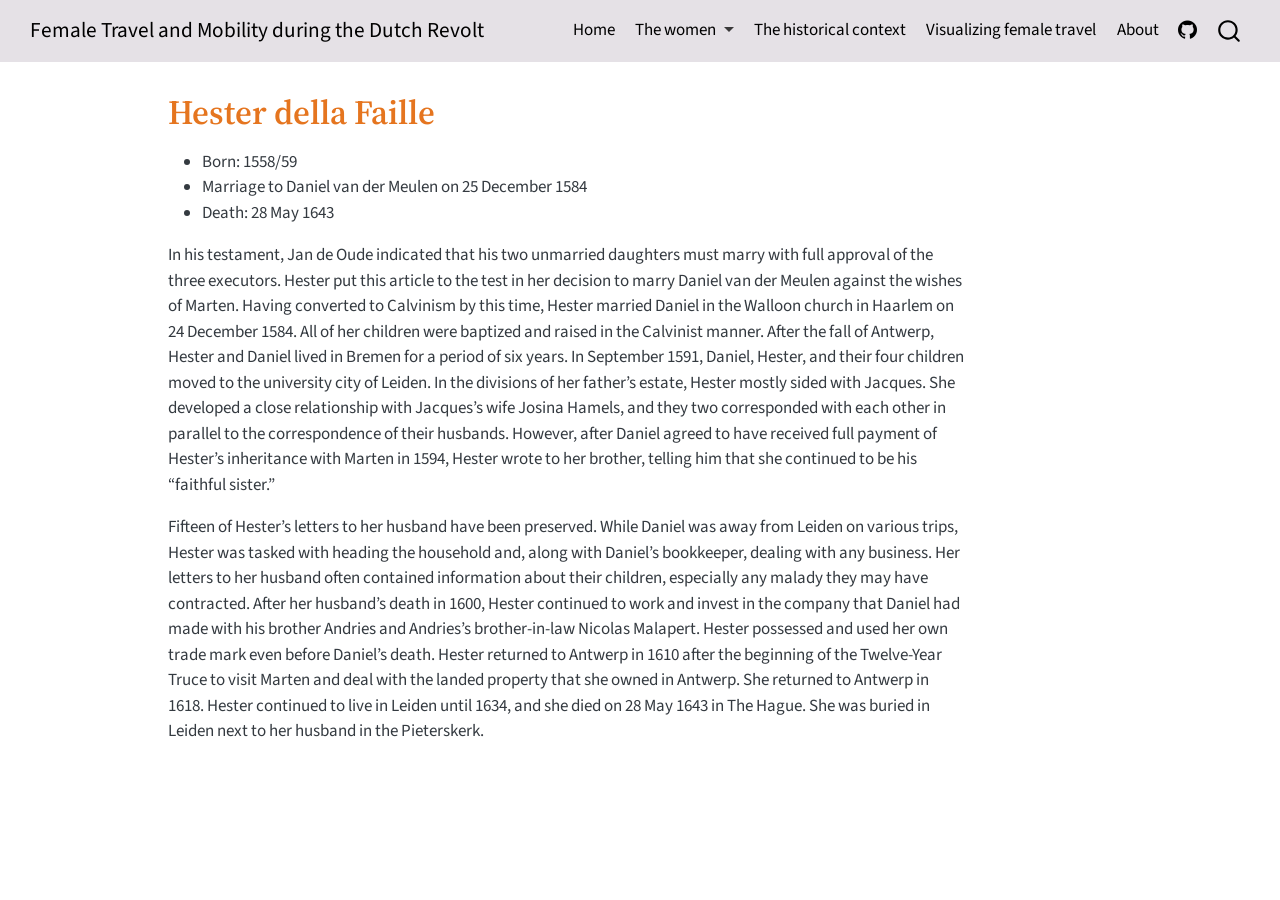
<file: hester-df.html>
<!DOCTYPE html>
<html xmlns="http://www.w3.org/1999/xhtml" lang="en" xml:lang="en"><head>

<meta charset="utf-8">
<meta name="generator" content="quarto-1.9.37">

<meta name="viewport" content="width=device-width, initial-scale=1.0, user-scalable=yes">


<title>Hester della Faille – Female Travel and Mobility during the Dutch Revolt</title>
<style>
/* Default styles provided by pandoc.
** See https://pandoc.org/MANUAL.html#variables-for-html for config info.
*/
code{white-space: pre-wrap;}
span.smallcaps{font-variant: small-caps;}
div.columns{display: flex; gap: min(4vw, 1.5em);}
div.column{flex: auto; overflow-x: auto;}
div.hanging-indent{margin-left: 1.5em; text-indent: -1.5em;}
ul.task-list{list-style: none;}
ul.task-list li input[type="checkbox"] {
  width: 0.8em;
  margin: 0 0.8em 0.2em -1em; /* quarto-specific, see https://github.com/quarto-dev/quarto-cli/issues/4556 */ 
  vertical-align: middle;
}
</style>


<script src="site_libs/quarto-nav/quarto-nav.js"></script>
<script src="site_libs/quarto-nav/headroom.min.js"></script>
<script src="site_libs/clipboard/clipboard.min.js"></script>
<script src="site_libs/quarto-search/autocomplete.umd.js"></script>
<script src="site_libs/quarto-search/fuse.min.js"></script>
<script src="site_libs/quarto-search/quarto-search.js"></script>
<meta name="quarto:offset" content="./">
<script src="site_libs/quarto-html/quarto.js" type="module"></script>
<script src="site_libs/quarto-html/tabsets/tabsets.js" type="module"></script>
<script src="site_libs/quarto-html/popper.min.js"></script>
<script src="site_libs/quarto-html/tippy.umd.min.js"></script>
<script src="site_libs/quarto-html/anchor.min.js"></script>
<link href="site_libs/quarto-html/tippy.css" rel="stylesheet">
<link href="site_libs/quarto-html/quarto-syntax-highlighting-7f8f88aac4f3542376d5c11b86a4c14d.css" rel="stylesheet" id="quarto-text-highlighting-styles">
<script src="site_libs/bootstrap/bootstrap.min.js"></script>
<link href="site_libs/bootstrap/bootstrap-icons.css" rel="stylesheet">
<link href="site_libs/bootstrap/bootstrap-481a39b25387326fc2a14700b6f71c9c.min.css" rel="stylesheet" append-hash="true" id="quarto-bootstrap" data-mode="light">
<script id="quarto-search-options" type="application/json">{
  "location": "navbar",
  "copy-button": false,
  "collapse-after": 3,
  "panel-placement": "end",
  "type": "overlay",
  "limit": 50,
  "keyboard-shortcut": [
    "f",
    "/",
    "s"
  ],
  "show-item-context": false,
  "language": {
    "search-no-results-text": "No results",
    "search-matching-documents-text": "matching documents",
    "search-copy-link-title": "Copy link to search",
    "search-hide-matches-text": "Hide additional matches",
    "search-more-match-text": "more match in this document",
    "search-more-matches-text": "more matches in this document",
    "search-clear-button-title": "Clear",
    "search-text-placeholder": "",
    "search-detached-cancel-button-title": "Cancel",
    "search-submit-button-title": "Submit",
    "search-label": "Search"
  }
}</script>


</head>

<body class="nav-fixed quarto-light">

<div id="quarto-search-results"></div>
  <header id="quarto-header" class="headroom fixed-top">
    <nav class="navbar navbar-expand-lg " data-bs-theme="dark">
      <div class="navbar-container container-fluid">
      <div class="navbar-brand-container mx-auto">
    <a class="navbar-brand" href="./index.html">
    <span class="navbar-title">Female Travel and Mobility during the Dutch Revolt</span>
    </a>
  </div>
            <div id="quarto-search" class="" title="Search"></div>
          <button class="navbar-toggler" type="button" data-bs-toggle="collapse" data-bs-target="#navbarCollapse" aria-controls="navbarCollapse" role="menu" aria-expanded="false" aria-label="Toggle navigation" onclick="if (window.quartoToggleHeadroom) { window.quartoToggleHeadroom(); }">
  <span class="navbar-toggler-icon"></span>
</button>
          <div class="collapse navbar-collapse" id="navbarCollapse">
            <ul class="navbar-nav navbar-nav-scroll ms-auto">
  <li class="nav-item">
    <a class="nav-link" href="./index.html"> 
<span class="menu-text">Home</span></a>
  </li>  
  <li class="nav-item dropdown ">
    <a class="nav-link dropdown-toggle" href="#" id="nav-menu-the-women" role="link" data-bs-toggle="dropdown" aria-expanded="false">
 <span class="menu-text">The women</span>
    </a>
    <ul class="dropdown-menu dropdown-menu-end" aria-labelledby="nav-menu-the-women">    
        <li>
    <a class="dropdown-item" href="./anna-df.html">
 <span class="dropdown-text">Anna della Faille</span></a>
  </li>  
        <li>
    <a class="dropdown-item" href="./hester-df.html">
 <span class="dropdown-text">Hester della Faille</span></a>
  </li>  
        <li>
    <a class="dropdown-item" href="./zeghers.html">
 <span class="dropdown-text">Elizabeth Zeghers</span></a>
  </li>  
        <li>
    <a class="dropdown-item" href="./anna-vdm.html">
 <span class="dropdown-text">Anna van der Meulen</span></a>
  </li>  
        <li>
    <a class="dropdown-item" href="./sarah-vdm.html">
 <span class="dropdown-text">Sarah van der Meulen</span></a>
  </li>  
    </ul>
  </li>
  <li class="nav-item">
    <a class="nav-link" href="./context.html"> 
<span class="menu-text">The historical context</span></a>
  </li>  
  <li class="nav-item">
    <a class="nav-link" href="./movements.html"> 
<span class="menu-text">Visualizing female travel</span></a>
  </li>  
  <li class="nav-item">
    <a class="nav-link" href="./about.html"> 
<span class="menu-text">About</span></a>
  </li>  
  <li class="nav-item compact">
    <a class="nav-link" href="https://github.com/jessesadler/quarto-web-example"> <i class="bi bi-github" role="img">
</i> 
<span class="menu-text"></span></a>
  </li>  
</ul>
          </div> <!-- /navcollapse -->
            <div class="quarto-navbar-tools">
</div>
      </div> <!-- /container-fluid -->
    </nav>
</header>
<!-- content -->
<div id="quarto-content" class="quarto-container page-columns page-rows-contents page-layout-article page-navbar">
<!-- sidebar -->
<!-- margin-sidebar -->
    <div id="quarto-margin-sidebar" class="sidebar margin-sidebar zindex-bottom">
        
    </div>
<!-- main -->
<main class="content" id="quarto-document-content">

<header id="title-block-header" class="quarto-title-block default">
<div class="quarto-title">
<h1 class="title">Hester della Faille</h1>
</div>



<div class="quarto-title-meta">

    
  
    
  </div>
  


</header>


<ul>
<li>Born: 1558/59</li>
<li>Marriage to Daniel van der Meulen on 25 December 1584</li>
<li>Death: 28 May 1643</li>
</ul>
<p>In his testament, Jan de Oude indicated that his two unmarried daughters must marry with full approval of the three executors. Hester put this article to the test in her decision to marry Daniel van der Meulen against the wishes of Marten. Having converted to Calvinism by this time, Hester married Daniel in the Walloon church in Haarlem on 24 December 1584. All of her children were baptized and raised in the Calvinist manner. After the fall of Antwerp, Hester and Daniel lived in Bremen for a period of six years. In September 1591, Daniel, Hester, and their four children moved to the university city of Leiden. In the divisions of her father’s estate, Hester mostly sided with Jacques. She developed a close relationship with Jacques’s wife Josina Hamels, and they two corresponded with each other in parallel to the correspondence of their husbands. However, after Daniel agreed to have received full payment of Hester’s inheritance with Marten in 1594, Hester wrote to her brother, telling him that she continued to be his “faithful sister.”</p>
<p>Fifteen of Hester’s letters to her husband have been preserved. While Daniel was away from Leiden on various trips, Hester was tasked with heading the household and, along with Daniel’s bookkeeper, dealing with any business. Her letters to her husband often contained information about their children, especially any malady they may have contracted. After her husband’s death in 1600, Hester continued to work and invest in the company that Daniel had made with his brother Andries and Andries’s brother-in-law Nicolas Malapert. Hester possessed and used her own trade mark even before Daniel’s death. Hester returned to Antwerp in 1610 after the beginning of the Twelve-Year Truce to visit Marten and deal with the landed property that she owned in Antwerp. She returned to Antwerp in 1618. Hester continued to live in Leiden until 1634, and she died on 28 May 1643 in The Hague. She was buried in Leiden next to her husband in the Pieterskerk.</p>



</main> <!-- /main -->
<script id="quarto-html-after-body" type="application/javascript">
  window.document.addEventListener("DOMContentLoaded", function (event) {
    const icon = "";
    const anchorJS = new window.AnchorJS();
    anchorJS.options = {
      placement: 'right',
      icon: icon
    };
    anchorJS.add('.anchored');
    const isCodeAnnotation = (el) => {
      for (const clz of el.classList) {
        if (clz.startsWith('code-annotation-')) {                     
          return true;
        }
      }
      return false;
    }
    const onCopySuccess = function(e) {
      // button target
      const button = e.trigger;
      // don't keep focus
      button.blur();
      // flash "checked"
      button.classList.add('code-copy-button-checked');
      var currentTitle = button.getAttribute("title");
      button.setAttribute("title", "Copied!");
      let tooltip;
      if (window.bootstrap) {
        button.setAttribute("data-bs-toggle", "tooltip");
        button.setAttribute("data-bs-placement", "left");
        button.setAttribute("data-bs-title", "Copied!");
        tooltip = new bootstrap.Tooltip(button, 
          { trigger: "manual", 
            customClass: "code-copy-button-tooltip",
            offset: [0, -8]});
        tooltip.show();    
      }
      setTimeout(function() {
        if (tooltip) {
          tooltip.hide();
          button.removeAttribute("data-bs-title");
          button.removeAttribute("data-bs-toggle");
          button.removeAttribute("data-bs-placement");
        }
        button.setAttribute("title", currentTitle);
        button.classList.remove('code-copy-button-checked');
      }, 1000);
      // clear code selection
      e.clearSelection();
    }
    const getTextToCopy = function(trigger) {
      const outerScaffold = trigger.parentElement.cloneNode(true);
      const codeEl = outerScaffold.querySelector('code');
      for (const childEl of codeEl.children) {
        if (isCodeAnnotation(childEl)) {
          childEl.remove();
        }
      }
      return codeEl.innerText;
    }
    const clipboard = new window.ClipboardJS('.code-copy-button:not([data-in-quarto-modal])', {
      text: getTextToCopy
    });
    clipboard.on('success', onCopySuccess);
    if (window.document.getElementById('quarto-embedded-source-code-modal')) {
      const clipboardModal = new window.ClipboardJS('.code-copy-button[data-in-quarto-modal]', {
        text: getTextToCopy,
        container: window.document.getElementById('quarto-embedded-source-code-modal')
      });
      clipboardModal.on('success', onCopySuccess);
    }
      var localhostRegex = new RegExp(/^(?:http|https):\/\/localhost\:?[0-9]*\//);
      var mailtoRegex = new RegExp(/^mailto:/);
        var filterRegex = new RegExp("https:\/\/jessesadler\.github\.io\/quarto-web-example\/");
      var isInternal = (href) => {
          return filterRegex.test(href) || localhostRegex.test(href) || mailtoRegex.test(href);
      }
      // Inspect non-navigation links and adorn them if external
     var links = window.document.querySelectorAll('a[href]:not(.nav-link):not(.navbar-brand):not(.toc-action):not(.sidebar-link):not(.sidebar-item-toggle):not(.pagination-link):not(.no-external):not([aria-hidden]):not(.dropdown-item):not(.quarto-navigation-tool):not(.about-link)');
      for (var i=0; i<links.length; i++) {
        const link = links[i];
        if (!isInternal(link.href)) {
          // undo the damage that might have been done by quarto-nav.js in the case of
          // links that we want to consider external
          if (link.dataset.originalHref !== undefined) {
            link.href = link.dataset.originalHref;
          }
        }
      }
    function tippyHover(el, contentFn, onTriggerFn, onUntriggerFn) {
      const config = {
        allowHTML: true,
        maxWidth: 500,
        delay: 100,
        arrow: false,
        appendTo: function(el) {
            return el.parentElement;
        },
        interactive: true,
        interactiveBorder: 10,
        theme: 'quarto',
        placement: 'bottom-start',
      };
      if (contentFn) {
        config.content = contentFn;
      }
      if (onTriggerFn) {
        config.onTrigger = onTriggerFn;
      }
      if (onUntriggerFn) {
        config.onUntrigger = onUntriggerFn;
      }
      window.tippy(el, config); 
    }
    const noterefs = window.document.querySelectorAll('a[role="doc-noteref"]');
    for (var i=0; i<noterefs.length; i++) {
      const ref = noterefs[i];
      tippyHover(ref, function() {
        // use id or data attribute instead here
        let href = ref.getAttribute('data-footnote-href') || ref.getAttribute('href');
        try { href = new URL(href).hash; } catch {}
        const id = href.replace(/^#\/?/, "");
        const note = window.document.getElementById(id);
        if (note) {
          return note.innerHTML;
        } else {
          return "";
        }
      });
    }
    const xrefs = window.document.querySelectorAll('a.quarto-xref');
    const processXRef = (id, note) => {
      // Strip column container classes
      const stripColumnClz = (el) => {
        el.classList.remove("page-full", "page-columns");
        if (el.children) {
          for (const child of el.children) {
            stripColumnClz(child);
          }
        }
      }
      stripColumnClz(note)
      if (id === null || id.startsWith('sec-')) {
        // Special case sections, only their first couple elements
        const container = document.createElement("div");
        if (note.children && note.children.length > 2) {
          container.appendChild(note.children[0].cloneNode(true));
          for (let i = 1; i < note.children.length; i++) {
            const child = note.children[i];
            if (child.tagName === "P" && child.innerText === "") {
              continue;
            } else {
              container.appendChild(child.cloneNode(true));
              break;
            }
          }
          if (window.Quarto?.typesetMath) {
            window.Quarto.typesetMath(container);
          }
          return container.innerHTML
        } else {
          if (window.Quarto?.typesetMath) {
            window.Quarto.typesetMath(note);
          }
          return note.innerHTML;
        }
      } else {
        // Remove any anchor links if they are present
        const anchorLink = note.querySelector('a.anchorjs-link');
        if (anchorLink) {
          anchorLink.remove();
        }
        if (window.Quarto?.typesetMath) {
          window.Quarto.typesetMath(note);
        }
        if (note.classList.contains("callout")) {
          return note.outerHTML;
        } else {
          return note.innerHTML;
        }
      }
    }
    for (var i=0; i<xrefs.length; i++) {
      const xref = xrefs[i];
      tippyHover(xref, undefined, function(instance) {
        instance.disable();
        let url = xref.getAttribute('href');
        let hash = undefined; 
        if (url.startsWith('#')) {
          hash = url;
        } else {
          try { hash = new URL(url).hash; } catch {}
        }
        if (hash) {
          const id = hash.replace(/^#\/?/, "");
          const note = window.document.getElementById(id);
          if (note !== null) {
            try {
              const html = processXRef(id, note.cloneNode(true));
              instance.setContent(html);
            } finally {
              instance.enable();
              instance.show();
            }
          } else {
            // See if we can fetch this
            fetch(url.split('#')[0])
            .then(res => res.text())
            .then(html => {
              const parser = new DOMParser();
              const htmlDoc = parser.parseFromString(html, "text/html");
              const note = htmlDoc.getElementById(id);
              if (note !== null) {
                const html = processXRef(id, note);
                instance.setContent(html);
              } 
            }).finally(() => {
              instance.enable();
              instance.show();
            });
          }
        } else {
          // See if we can fetch a full url (with no hash to target)
          // This is a special case and we should probably do some content thinning / targeting
          fetch(url)
          .then(res => res.text())
          .then(html => {
            const parser = new DOMParser();
            const htmlDoc = parser.parseFromString(html, "text/html");
            const note = htmlDoc.querySelector('main.content');
            if (note !== null) {
              // This should only happen for chapter cross references
              // (since there is no id in the URL)
              // remove the first header
              if (note.children.length > 0 && note.children[0].tagName === "HEADER") {
                note.children[0].remove();
              }
              const html = processXRef(null, note);
              instance.setContent(html);
            } 
          }).finally(() => {
            instance.enable();
            instance.show();
          });
        }
      }, function(instance) {
      });
    }
        let selectedAnnoteEl;
        const selectorForAnnotation = ( cell, annotation) => {
          let cellAttr = 'data-code-cell="' + cell + '"';
          let lineAttr = 'data-code-annotation="' +  annotation + '"';
          const selector = 'span[' + cellAttr + '][' + lineAttr + ']';
          return selector;
        }
        const selectCodeLines = (annoteEl) => {
          const doc = window.document;
          const targetCell = annoteEl.getAttribute("data-target-cell");
          const targetAnnotation = annoteEl.getAttribute("data-target-annotation");
          const annoteSpan = window.document.querySelector(selectorForAnnotation(targetCell, targetAnnotation));
          const lines = annoteSpan.getAttribute("data-code-lines").split(",");
          const lineIds = lines.map((line) => {
            return targetCell + "-" + line;
          })
          let top = null;
          let height = null;
          let parent = null;
          if (lineIds.length > 0) {
              //compute the position of the single el (top and bottom and make a div)
              const el = window.document.getElementById(lineIds[0]);
              top = el.offsetTop;
              height = el.offsetHeight;
              parent = el.parentElement.parentElement;
            if (lineIds.length > 1) {
              const lastEl = window.document.getElementById(lineIds[lineIds.length - 1]);
              const bottom = lastEl.offsetTop + lastEl.offsetHeight;
              height = bottom - top;
            }
            if (top !== null && height !== null && parent !== null) {
              // cook up a div (if necessary) and position it 
              let div = window.document.getElementById("code-annotation-line-highlight");
              if (div === null) {
                div = window.document.createElement("div");
                div.setAttribute("id", "code-annotation-line-highlight");
                div.style.position = 'absolute';
                parent.appendChild(div);
              }
              div.style.top = top - 2 + "px";
              div.style.height = height + 4 + "px";
              div.style.left = 0;
              let gutterDiv = window.document.getElementById("code-annotation-line-highlight-gutter");
              if (gutterDiv === null) {
                gutterDiv = window.document.createElement("div");
                gutterDiv.setAttribute("id", "code-annotation-line-highlight-gutter");
                gutterDiv.style.position = 'absolute';
                const codeCell = window.document.getElementById(targetCell);
                const gutter = codeCell.querySelector('.code-annotation-gutter');
                gutter.appendChild(gutterDiv);
              }
              gutterDiv.style.top = top - 2 + "px";
              gutterDiv.style.height = height + 4 + "px";
            }
            selectedAnnoteEl = annoteEl;
          }
        };
        const unselectCodeLines = () => {
          const elementsIds = ["code-annotation-line-highlight", "code-annotation-line-highlight-gutter"];
          elementsIds.forEach((elId) => {
            const div = window.document.getElementById(elId);
            if (div) {
              div.remove();
            }
          });
          selectedAnnoteEl = undefined;
        };
          // Handle positioning of the toggle
      window.addEventListener(
        "resize",
        throttle(() => {
          elRect = undefined;
          if (selectedAnnoteEl) {
            selectCodeLines(selectedAnnoteEl);
          }
        }, 10)
      );
      function throttle(fn, ms) {
      let throttle = false;
      let timer;
        return (...args) => {
          if(!throttle) { // first call gets through
              fn.apply(this, args);
              throttle = true;
          } else { // all the others get throttled
              if(timer) clearTimeout(timer); // cancel #2
              timer = setTimeout(() => {
                fn.apply(this, args);
                timer = throttle = false;
              }, ms);
          }
        };
      }
        // Attach click handler to the DT
        const annoteDls = window.document.querySelectorAll('dt[data-target-cell]');
        for (const annoteDlNode of annoteDls) {
          annoteDlNode.addEventListener('click', (event) => {
            const clickedEl = event.target;
            if (clickedEl !== selectedAnnoteEl) {
              unselectCodeLines();
              const activeEl = window.document.querySelector('dt[data-target-cell].code-annotation-active');
              if (activeEl) {
                activeEl.classList.remove('code-annotation-active');
              }
              selectCodeLines(clickedEl);
              clickedEl.classList.add('code-annotation-active');
            } else {
              // Unselect the line
              unselectCodeLines();
              clickedEl.classList.remove('code-annotation-active');
            }
          });
        }
    const findCites = (el) => {
      const parentEl = el.parentElement;
      if (parentEl) {
        const cites = parentEl.dataset.cites;
        if (cites) {
          return {
            el,
            cites: cites.split(' ')
          };
        } else {
          return findCites(el.parentElement)
        }
      } else {
        return undefined;
      }
    };
    var bibliorefs = window.document.querySelectorAll('a[role="doc-biblioref"]');
    for (var i=0; i<bibliorefs.length; i++) {
      const ref = bibliorefs[i];
      const citeInfo = findCites(ref);
      if (citeInfo) {
        tippyHover(citeInfo.el, function() {
          var popup = window.document.createElement('div');
          citeInfo.cites.forEach(function(cite) {
            var citeDiv = window.document.createElement('div');
            citeDiv.classList.add('hanging-indent');
            citeDiv.classList.add('csl-entry');
            var biblioDiv = window.document.getElementById('ref-' + cite);
            if (biblioDiv) {
              citeDiv.innerHTML = biblioDiv.innerHTML;
            }
            popup.appendChild(citeDiv);
          });
          return popup.innerHTML;
        });
      }
    }
  });
  </script>
</div> <!-- /content -->




</body></html>
</file>
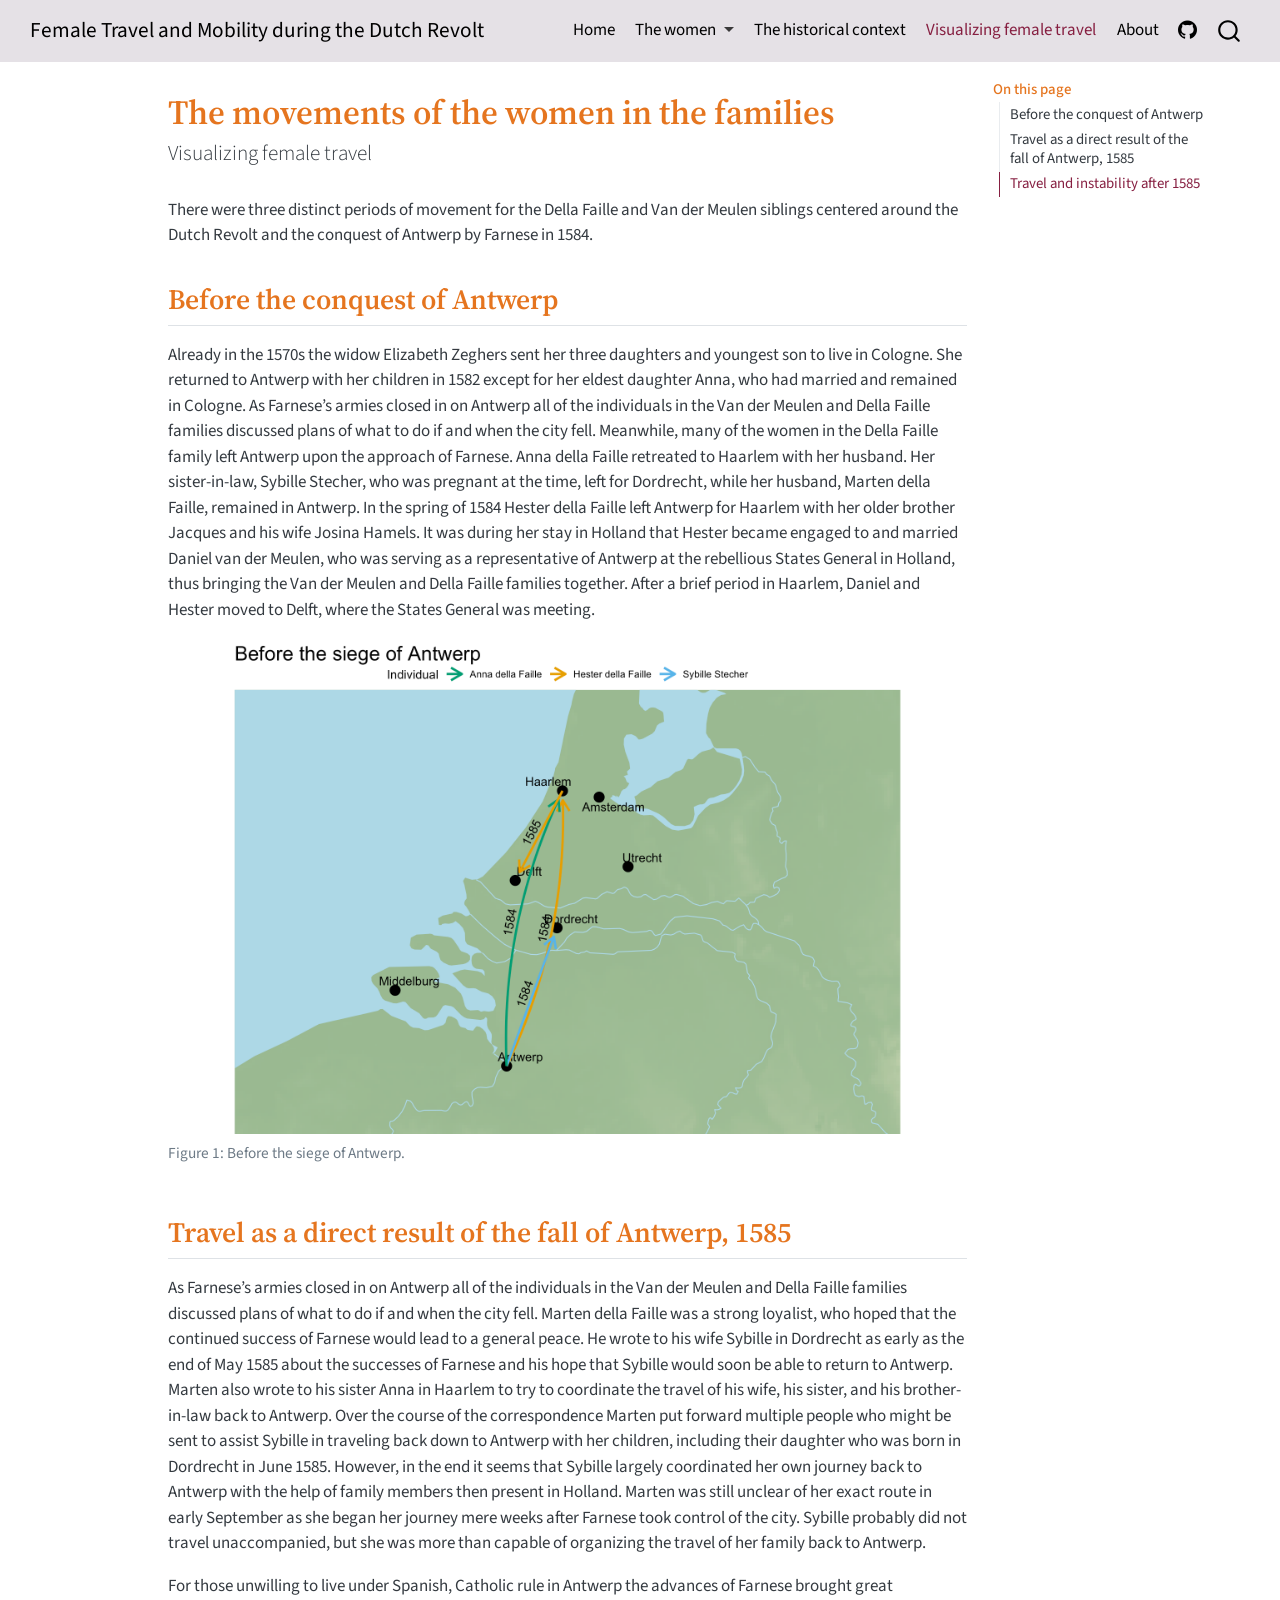
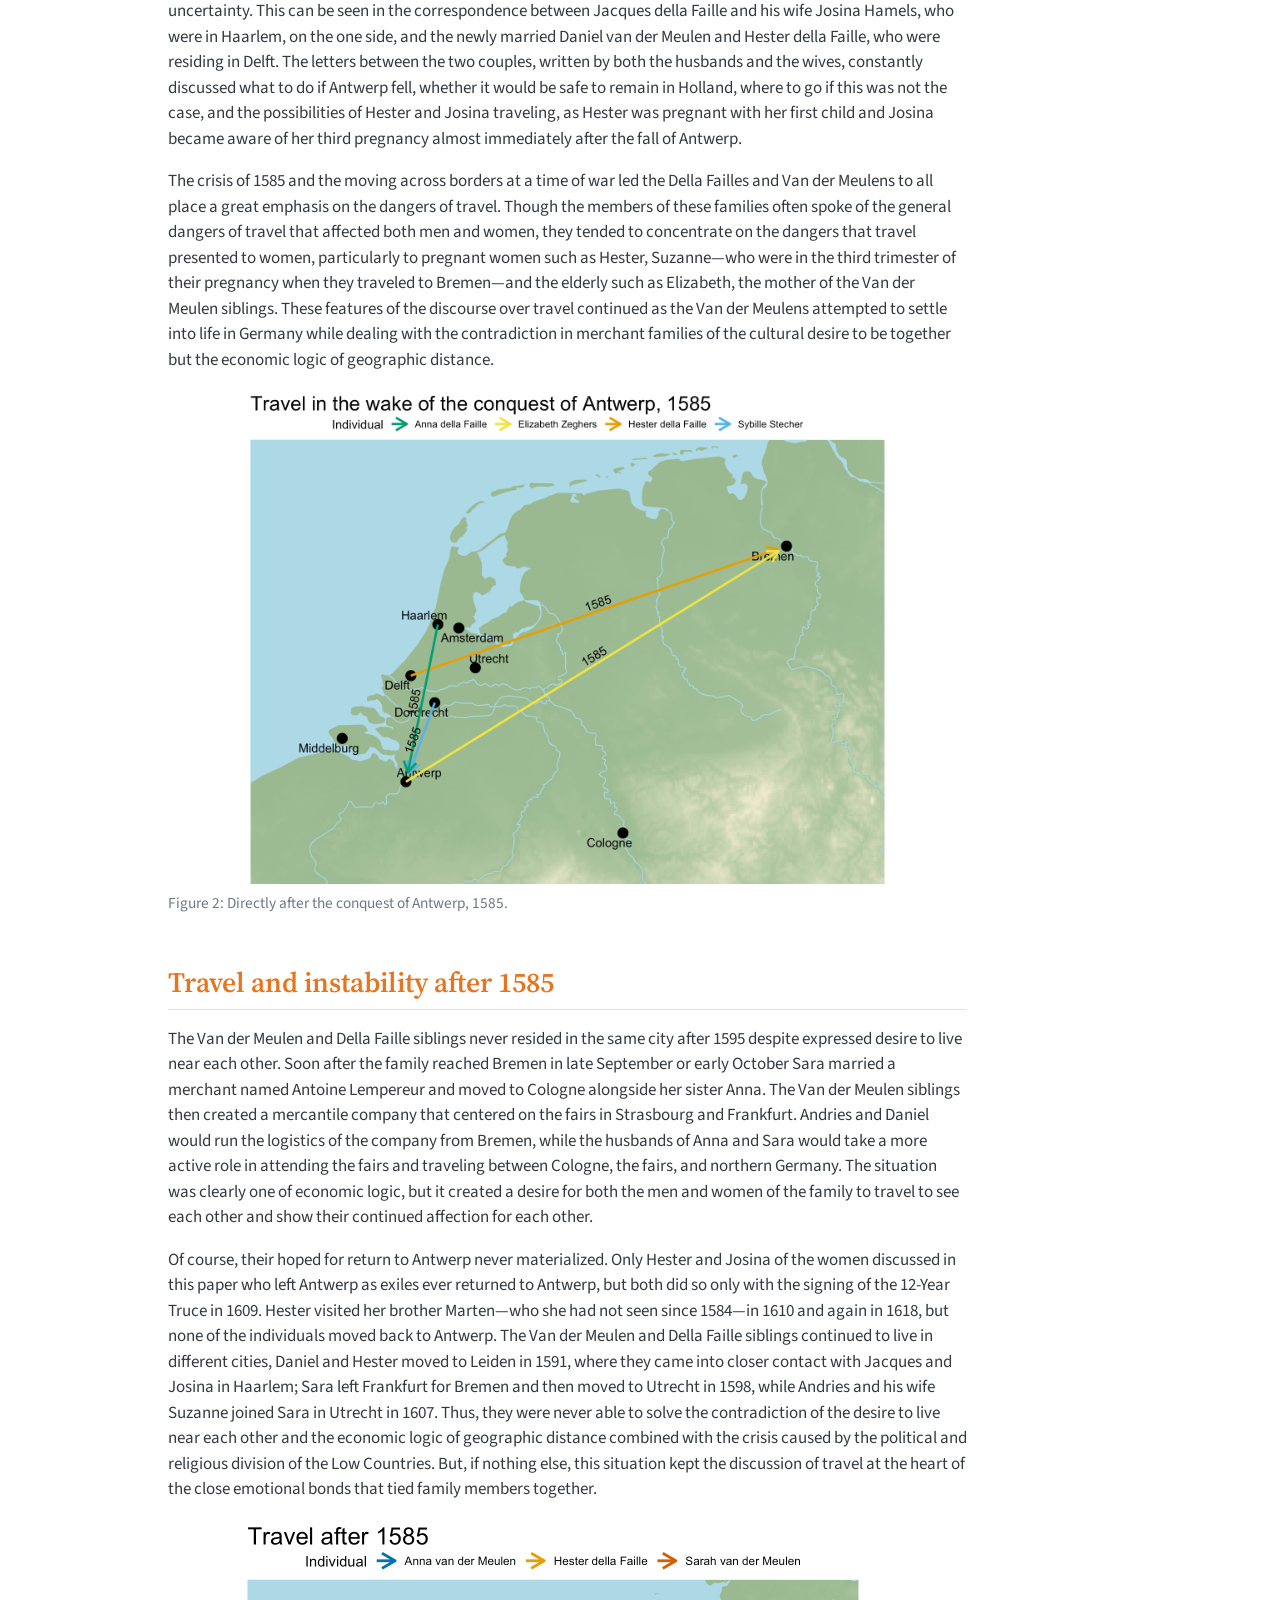
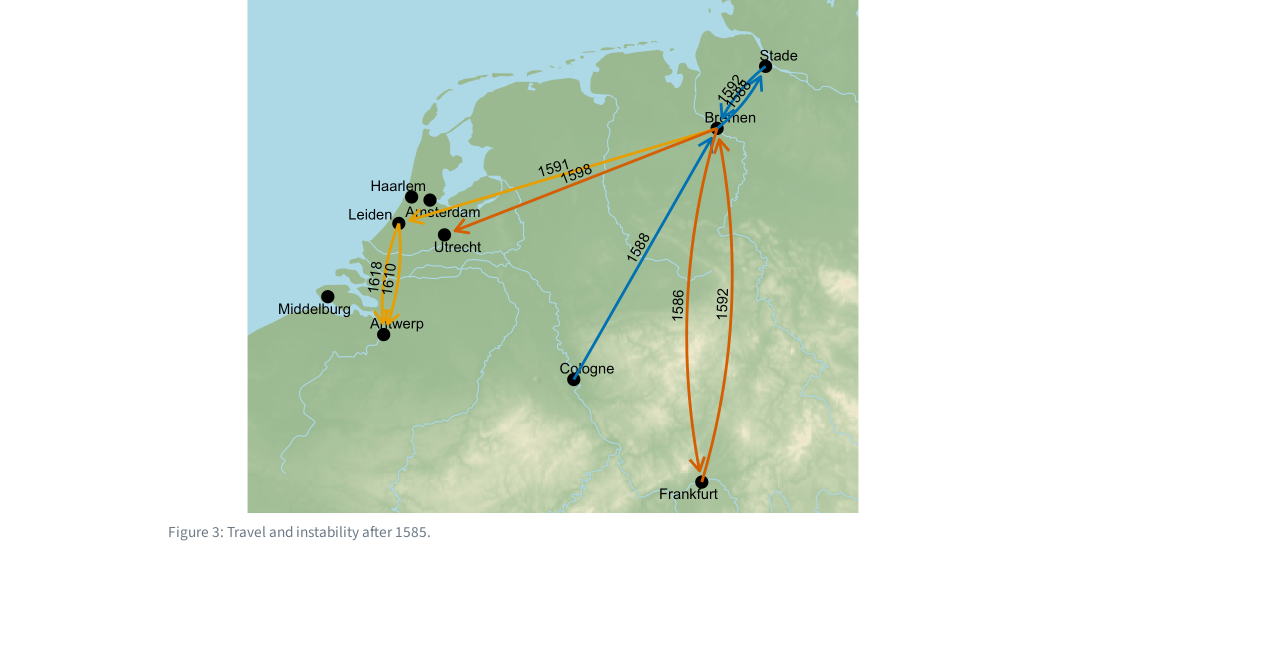
<file: movements.html>
<!DOCTYPE html>
<html xmlns="http://www.w3.org/1999/xhtml" lang="en" xml:lang="en"><head>

<meta charset="utf-8">
<meta name="generator" content="quarto-1.9.37">

<meta name="viewport" content="width=device-width, initial-scale=1.0, user-scalable=yes">


<title>The movements of the women in the families – Female Travel and Mobility during the Dutch Revolt</title>
<style>
/* Default styles provided by pandoc.
** See https://pandoc.org/MANUAL.html#variables-for-html for config info.
*/
code{white-space: pre-wrap;}
span.smallcaps{font-variant: small-caps;}
div.columns{display: flex; gap: min(4vw, 1.5em);}
div.column{flex: auto; overflow-x: auto;}
div.hanging-indent{margin-left: 1.5em; text-indent: -1.5em;}
ul.task-list{list-style: none;}
ul.task-list li input[type="checkbox"] {
  width: 0.8em;
  margin: 0 0.8em 0.2em -1em; /* quarto-specific, see https://github.com/quarto-dev/quarto-cli/issues/4556 */ 
  vertical-align: middle;
}
</style>


<script src="site_libs/quarto-nav/quarto-nav.js"></script>
<script src="site_libs/quarto-nav/headroom.min.js"></script>
<script src="site_libs/clipboard/clipboard.min.js"></script>
<script src="site_libs/quarto-search/autocomplete.umd.js"></script>
<script src="site_libs/quarto-search/fuse.min.js"></script>
<script src="site_libs/quarto-search/quarto-search.js"></script>
<meta name="quarto:offset" content="./">
<script src="site_libs/quarto-html/quarto.js" type="module"></script>
<script src="site_libs/quarto-html/tabsets/tabsets.js" type="module"></script>
<script src="site_libs/quarto-html/popper.min.js"></script>
<script src="site_libs/quarto-html/tippy.umd.min.js"></script>
<script src="site_libs/quarto-html/anchor.min.js"></script>
<link href="site_libs/quarto-html/tippy.css" rel="stylesheet">
<link href="site_libs/quarto-html/quarto-syntax-highlighting-7f8f88aac4f3542376d5c11b86a4c14d.css" rel="stylesheet" id="quarto-text-highlighting-styles">
<script src="site_libs/bootstrap/bootstrap.min.js"></script>
<link href="site_libs/bootstrap/bootstrap-icons.css" rel="stylesheet">
<link href="site_libs/bootstrap/bootstrap-481a39b25387326fc2a14700b6f71c9c.min.css" rel="stylesheet" append-hash="true" id="quarto-bootstrap" data-mode="light">
<script id="quarto-search-options" type="application/json">{
  "location": "navbar",
  "copy-button": false,
  "collapse-after": 3,
  "panel-placement": "end",
  "type": "overlay",
  "limit": 50,
  "keyboard-shortcut": [
    "f",
    "/",
    "s"
  ],
  "show-item-context": false,
  "language": {
    "search-no-results-text": "No results",
    "search-matching-documents-text": "matching documents",
    "search-copy-link-title": "Copy link to search",
    "search-hide-matches-text": "Hide additional matches",
    "search-more-match-text": "more match in this document",
    "search-more-matches-text": "more matches in this document",
    "search-clear-button-title": "Clear",
    "search-text-placeholder": "",
    "search-detached-cancel-button-title": "Cancel",
    "search-submit-button-title": "Submit",
    "search-label": "Search"
  }
}</script>


</head>

<body class="nav-fixed quarto-light">

<div id="quarto-search-results"></div>
  <header id="quarto-header" class="headroom fixed-top">
    <nav class="navbar navbar-expand-lg " data-bs-theme="dark">
      <div class="navbar-container container-fluid">
      <div class="navbar-brand-container mx-auto">
    <a class="navbar-brand" href="./index.html">
    <span class="navbar-title">Female Travel and Mobility during the Dutch Revolt</span>
    </a>
  </div>
            <div id="quarto-search" class="" title="Search"></div>
          <button class="navbar-toggler" type="button" data-bs-toggle="collapse" data-bs-target="#navbarCollapse" aria-controls="navbarCollapse" role="menu" aria-expanded="false" aria-label="Toggle navigation" onclick="if (window.quartoToggleHeadroom) { window.quartoToggleHeadroom(); }">
  <span class="navbar-toggler-icon"></span>
</button>
          <div class="collapse navbar-collapse" id="navbarCollapse">
            <ul class="navbar-nav navbar-nav-scroll ms-auto">
  <li class="nav-item">
    <a class="nav-link" href="./index.html"> 
<span class="menu-text">Home</span></a>
  </li>  
  <li class="nav-item dropdown ">
    <a class="nav-link dropdown-toggle" href="#" id="nav-menu-the-women" role="link" data-bs-toggle="dropdown" aria-expanded="false">
 <span class="menu-text">The women</span>
    </a>
    <ul class="dropdown-menu dropdown-menu-end" aria-labelledby="nav-menu-the-women">    
        <li>
    <a class="dropdown-item" href="./anna-df.html">
 <span class="dropdown-text">Anna della Faille</span></a>
  </li>  
        <li>
    <a class="dropdown-item" href="./hester-df.html">
 <span class="dropdown-text">Hester della Faille</span></a>
  </li>  
        <li>
    <a class="dropdown-item" href="./zeghers.html">
 <span class="dropdown-text">Elizabeth Zeghers</span></a>
  </li>  
        <li>
    <a class="dropdown-item" href="./anna-vdm.html">
 <span class="dropdown-text">Anna van der Meulen</span></a>
  </li>  
        <li>
    <a class="dropdown-item" href="./sarah-vdm.html">
 <span class="dropdown-text">Sarah van der Meulen</span></a>
  </li>  
    </ul>
  </li>
  <li class="nav-item">
    <a class="nav-link" href="./context.html"> 
<span class="menu-text">The historical context</span></a>
  </li>  
  <li class="nav-item">
    <a class="nav-link active" href="./movements.html" aria-current="page"> 
<span class="menu-text">Visualizing female travel</span></a>
  </li>  
  <li class="nav-item">
    <a class="nav-link" href="./about.html"> 
<span class="menu-text">About</span></a>
  </li>  
  <li class="nav-item compact">
    <a class="nav-link" href="https://github.com/jessesadler/quarto-web-example"> <i class="bi bi-github" role="img">
</i> 
<span class="menu-text"></span></a>
  </li>  
</ul>
          </div> <!-- /navcollapse -->
            <div class="quarto-navbar-tools">
</div>
      </div> <!-- /container-fluid -->
    </nav>
</header>
<!-- content -->
<div id="quarto-content" class="quarto-container page-columns page-rows-contents page-layout-article page-navbar">
<!-- sidebar -->
<!-- margin-sidebar -->
    <div id="quarto-margin-sidebar" class="sidebar margin-sidebar">
        <nav id="TOC" role="doc-toc" class="toc-active">
    <h2 id="toc-title">On this page</h2>
   
  <ul>
  <li><a href="#before-the-conquest-of-antwerp" id="toc-before-the-conquest-of-antwerp" class="nav-link active" data-scroll-target="#before-the-conquest-of-antwerp">Before the conquest of Antwerp</a></li>
  <li><a href="#travel-as-a-direct-result-of-the-fall-of-antwerp-1585" id="toc-travel-as-a-direct-result-of-the-fall-of-antwerp-1585" class="nav-link" data-scroll-target="#travel-as-a-direct-result-of-the-fall-of-antwerp-1585">Travel as a direct result of the fall of Antwerp, 1585</a></li>
  <li><a href="#travel-and-instability-after-1585" id="toc-travel-and-instability-after-1585" class="nav-link" data-scroll-target="#travel-and-instability-after-1585">Travel and instability after 1585</a></li>
  </ul>
</nav>
    </div>
<!-- main -->
<main class="content page-columns page-full" id="quarto-document-content">

<header id="title-block-header" class="quarto-title-block default">
<div class="quarto-title">
<h1 class="title">The movements of the women in the families</h1>
<p class="subtitle lead">Visualizing female travel</p>
</div>



<div class="quarto-title-meta">

    
  
    
  </div>
  


</header>


<p>There were three distinct periods of movement for the Della Faille and Van der Meulen siblings centered around the Dutch Revolt and the conquest of Antwerp by Farnese in 1584.</p>
<section id="before-the-conquest-of-antwerp" class="level2">
<h2 class="anchored" data-anchor-id="before-the-conquest-of-antwerp">Before the conquest of Antwerp</h2>
<p>Already in the 1570s the widow Elizabeth Zeghers sent her three daughters and youngest son to live in Cologne. She returned to Antwerp with her children in 1582 except for her eldest daughter Anna, who had married and remained in Cologne. As Farnese’s armies closed in on Antwerp all of the individuals in the Van der Meulen and Della Faille families discussed plans of what to do if and when the city fell. Meanwhile, many of the women in the Della Faille family left Antwerp upon the approach of Farnese. Anna della Faille retreated to Haarlem with her husband. Her sister-in-law, Sybille Stecher, who was pregnant at the time, left for Dordrecht, while her husband, Marten della Faille, remained in Antwerp. In the spring of 1584 Hester della Faille left Antwerp for Haarlem with her older brother Jacques and his wife Josina Hamels. It was during her stay in Holland that Hester became engaged to and married Daniel van der Meulen, who was serving as a representative of Antwerp at the rebellious States General in Holland, thus bringing the Van der Meulen and Della Faille families together. After a brief period in Haarlem, Daniel and Hester moved to Delft, where the States General was meeting.</p>
<div class="cell">
<div class="cell-output-display">
<div id="fig-before-conquest" class="quarto-float quarto-figure quarto-figure-center anchored" alt="A map of the Low Countries showing the movement of individuals before the siege of Antwerp in 1585.">
<figure class="quarto-float quarto-float-fig figure">
<div aria-describedby="fig-before-conquest-caption-0ceaefa1-69ba-4598-a22c-09a6ac19f8ca">
<img src="movements_files/figure-html/fig-before-conquest-1.png" class="img-fluid figure-img" alt="A map of the Low Countries showing the movement of individuals before the siege of Antwerp in 1585." width="960">
</div>
<figcaption class="quarto-float-caption-bottom quarto-float-caption quarto-float-fig" id="fig-before-conquest-caption-0ceaefa1-69ba-4598-a22c-09a6ac19f8ca">
Figure&nbsp;1: Before the siege of Antwerp.
</figcaption>
</figure>
</div>
</div>
</div>
</section>
<section id="travel-as-a-direct-result-of-the-fall-of-antwerp-1585" class="level2">
<h2 class="anchored" data-anchor-id="travel-as-a-direct-result-of-the-fall-of-antwerp-1585">Travel as a direct result of the fall of Antwerp, 1585</h2>
<p>As Farnese’s armies closed in on Antwerp all of the individuals in the Van der Meulen and Della Faille families discussed plans of what to do if and when the city fell. Marten della Faille was a strong loyalist, who hoped that the continued success of Farnese would lead to a general peace. He wrote to his wife Sybille in Dordrecht as early as the end of May 1585 about the successes of Farnese and his hope that Sybille would soon be able to return to Antwerp. Marten also wrote to his sister Anna in Haarlem to try to coordinate the travel of his wife, his sister, and his brother-in-law back to Antwerp. Over the course of the correspondence Marten put forward multiple people who might be sent to assist Sybille in traveling back down to Antwerp with her children, including their daughter who was born in Dordrecht in June 1585. However, in the end it seems that Sybille largely coordinated her own journey back to Antwerp with the help of family members then present in Holland. Marten was still unclear of her exact route in early September as she began her journey mere weeks after Farnese took control of the city. Sybille probably did not travel unaccompanied, but she was more than capable of organizing the travel of her family back to Antwerp.</p>
<p>For those unwilling to live under Spanish, Catholic rule in Antwerp the advances of Farnese brought great uncertainty. This can be seen in the correspondence between Jacques della Faille and his wife Josina Hamels, who were in Haarlem, on the one side, and the newly married Daniel van der Meulen and Hester della Faille, who were residing in Delft. The letters between the two couples, written by both the husbands and the wives, constantly discussed what to do if Antwerp fell, whether it would be safe to remain in Holland, where to go if this was not the case, and the possibilities of Hester and Josina traveling, as Hester was pregnant with her first child and Josina became aware of her third pregnancy almost immediately after the fall of Antwerp.</p>
<p>The crisis of 1585 and the moving across borders at a time of war led the Della Failles and Van der Meulens to all place a great emphasis on the dangers of travel. Though the members of these families often spoke of the general dangers of travel that affected both men and women, they tended to concentrate on the dangers that travel presented to women, particularly to pregnant women such as Hester, Suzanne—who were in the third trimester of their pregnancy when they traveled to Bremen—and the elderly such as Elizabeth, the mother of the Van der Meulen siblings. These features of the discourse over travel continued as the Van der Meulens attempted to settle into life in Germany while dealing with the contradiction in merchant families of the cultural desire to be together but the economic logic of geographic distance.</p>
<div class="cell">
<div class="cell-output-display">
<div id="fig-conquest" class="quarto-float quarto-figure quarto-figure-center anchored" alt="A map of northwest Europe showing the movement of individuals directly after the conquest of Antwerp in 1585. Map show Sybille Stecher and Anna della Faille returning to Antwerp and the movement of the Van der Meulens and Hester della Faille to Bremen.">
<figure class="quarto-float quarto-float-fig figure">
<div aria-describedby="fig-conquest-caption-0ceaefa1-69ba-4598-a22c-09a6ac19f8ca">
<img src="movements_files/figure-html/fig-conquest-1.png" class="img-fluid figure-img" alt="A map of northwest Europe showing the movement of individuals directly after the conquest of Antwerp in 1585. Map show Sybille Stecher and Anna della Faille returning to Antwerp and the movement of the Van der Meulens and Hester della Faille to Bremen." width="960">
</div>
<figcaption class="quarto-float-caption-bottom quarto-float-caption quarto-float-fig" id="fig-conquest-caption-0ceaefa1-69ba-4598-a22c-09a6ac19f8ca">
Figure&nbsp;2: Directly after the conquest of Antwerp, 1585.
</figcaption>
</figure>
</div>
</div>
</div>
</section>
<section id="travel-and-instability-after-1585" class="level2 page-columns page-full">
<h2 class="anchored" data-anchor-id="travel-and-instability-after-1585">Travel and instability after 1585</h2>
<p>The Van der Meulen and Della Faille siblings never resided in the same city after 1595 despite expressed desire to live near each other. Soon after the family reached Bremen in late September or early October Sara married a merchant named Antoine Lempereur and moved to Cologne alongside her sister Anna. The Van der Meulen siblings then created a mercantile company that centered on the fairs in Strasbourg and Frankfurt. Andries and Daniel would run the logistics of the company from Bremen, while the husbands of Anna and Sara would take a more active role in attending the fairs and traveling between Cologne, the fairs, and northern Germany. The situation was clearly one of economic logic, but it created a desire for both the men and women of the family to travel to see each other and show their continued affection for each other.</p>
<p>Of course, their hoped for return to Antwerp never materialized. Only Hester and Josina of the women discussed in this paper who left Antwerp as exiles ever returned to Antwerp, but both did so only with the signing of the 12-Year Truce in 1609. Hester visited her brother Marten—who she had not seen since 1584—in 1610 and again in 1618, but none of the individuals moved back to Antwerp. The Van der Meulen and Della Faille siblings continued to live in different cities, Daniel and Hester moved to Leiden in 1591, where they came into closer contact with Jacques and Josina in Haarlem; Sara left Frankfurt for Bremen and then moved to Utrecht in 1598, while Andries and his wife Suzanne joined Sara in Utrecht in 1607. Thus, they were never able to solve the contradiction of the desire to live near each other and the economic logic of geographic distance combined with the crisis caused by the political and religious division of the Low Countries. But, if nothing else, this situation kept the discussion of travel at the heart of the close emotional bonds that tied family members together.</p>
<div class="page-columns page-full">
<div class="cell page-columns page-full">
<div class="cell-output-display page-columns page-full">
<div id="fig-after" class="quarto-float quarto-figure quarto-figure-center anchored page-columns page-full" alt="A map of tnorthwest Europe showing the movement of individuals between German cities and eventually to the Dutch Republic in Holland.">
<figure class="quarto-float quarto-float-fig figure page-columns page-full">
<div aria-describedby="fig-after-caption-0ceaefa1-69ba-4598-a22c-09a6ac19f8ca" class="page-columns page-full">
<img src="movements_files/figure-html/fig-after-1.png" class="img-fluid figure-img column-page" alt="A map of tnorthwest Europe showing the movement of individuals between German cities and eventually to the Dutch Republic in Holland." width="960">
</div>
<figcaption class="quarto-float-caption-bottom quarto-float-caption quarto-float-fig" id="fig-after-caption-0ceaefa1-69ba-4598-a22c-09a6ac19f8ca">
Figure&nbsp;3: Travel and instability after 1585.
</figcaption>
</figure>
</div>
</div>
</div>
</div>


</section>

</main> <!-- /main -->
<script id="quarto-html-after-body" type="application/javascript">
  window.document.addEventListener("DOMContentLoaded", function (event) {
    const icon = "";
    const anchorJS = new window.AnchorJS();
    anchorJS.options = {
      placement: 'right',
      icon: icon
    };
    anchorJS.add('.anchored');
    const isCodeAnnotation = (el) => {
      for (const clz of el.classList) {
        if (clz.startsWith('code-annotation-')) {                     
          return true;
        }
      }
      return false;
    }
    const onCopySuccess = function(e) {
      // button target
      const button = e.trigger;
      // don't keep focus
      button.blur();
      // flash "checked"
      button.classList.add('code-copy-button-checked');
      var currentTitle = button.getAttribute("title");
      button.setAttribute("title", "Copied!");
      let tooltip;
      if (window.bootstrap) {
        button.setAttribute("data-bs-toggle", "tooltip");
        button.setAttribute("data-bs-placement", "left");
        button.setAttribute("data-bs-title", "Copied!");
        tooltip = new bootstrap.Tooltip(button, 
          { trigger: "manual", 
            customClass: "code-copy-button-tooltip",
            offset: [0, -8]});
        tooltip.show();    
      }
      setTimeout(function() {
        if (tooltip) {
          tooltip.hide();
          button.removeAttribute("data-bs-title");
          button.removeAttribute("data-bs-toggle");
          button.removeAttribute("data-bs-placement");
        }
        button.setAttribute("title", currentTitle);
        button.classList.remove('code-copy-button-checked');
      }, 1000);
      // clear code selection
      e.clearSelection();
    }
    const getTextToCopy = function(trigger) {
      const outerScaffold = trigger.parentElement.cloneNode(true);
      const codeEl = outerScaffold.querySelector('code');
      for (const childEl of codeEl.children) {
        if (isCodeAnnotation(childEl)) {
          childEl.remove();
        }
      }
      return codeEl.innerText;
    }
    const clipboard = new window.ClipboardJS('.code-copy-button:not([data-in-quarto-modal])', {
      text: getTextToCopy
    });
    clipboard.on('success', onCopySuccess);
    if (window.document.getElementById('quarto-embedded-source-code-modal')) {
      const clipboardModal = new window.ClipboardJS('.code-copy-button[data-in-quarto-modal]', {
        text: getTextToCopy,
        container: window.document.getElementById('quarto-embedded-source-code-modal')
      });
      clipboardModal.on('success', onCopySuccess);
    }
      var localhostRegex = new RegExp(/^(?:http|https):\/\/localhost\:?[0-9]*\//);
      var mailtoRegex = new RegExp(/^mailto:/);
        var filterRegex = new RegExp("https:\/\/jessesadler\.github\.io\/quarto-web-example\/");
      var isInternal = (href) => {
          return filterRegex.test(href) || localhostRegex.test(href) || mailtoRegex.test(href);
      }
      // Inspect non-navigation links and adorn them if external
     var links = window.document.querySelectorAll('a[href]:not(.nav-link):not(.navbar-brand):not(.toc-action):not(.sidebar-link):not(.sidebar-item-toggle):not(.pagination-link):not(.no-external):not([aria-hidden]):not(.dropdown-item):not(.quarto-navigation-tool):not(.about-link)');
      for (var i=0; i<links.length; i++) {
        const link = links[i];
        if (!isInternal(link.href)) {
          // undo the damage that might have been done by quarto-nav.js in the case of
          // links that we want to consider external
          if (link.dataset.originalHref !== undefined) {
            link.href = link.dataset.originalHref;
          }
        }
      }
    function tippyHover(el, contentFn, onTriggerFn, onUntriggerFn) {
      const config = {
        allowHTML: true,
        maxWidth: 500,
        delay: 100,
        arrow: false,
        appendTo: function(el) {
            return el.parentElement;
        },
        interactive: true,
        interactiveBorder: 10,
        theme: 'quarto',
        placement: 'bottom-start',
      };
      if (contentFn) {
        config.content = contentFn;
      }
      if (onTriggerFn) {
        config.onTrigger = onTriggerFn;
      }
      if (onUntriggerFn) {
        config.onUntrigger = onUntriggerFn;
      }
      window.tippy(el, config); 
    }
    const noterefs = window.document.querySelectorAll('a[role="doc-noteref"]');
    for (var i=0; i<noterefs.length; i++) {
      const ref = noterefs[i];
      tippyHover(ref, function() {
        // use id or data attribute instead here
        let href = ref.getAttribute('data-footnote-href') || ref.getAttribute('href');
        try { href = new URL(href).hash; } catch {}
        const id = href.replace(/^#\/?/, "");
        const note = window.document.getElementById(id);
        if (note) {
          return note.innerHTML;
        } else {
          return "";
        }
      });
    }
    const xrefs = window.document.querySelectorAll('a.quarto-xref');
    const processXRef = (id, note) => {
      // Strip column container classes
      const stripColumnClz = (el) => {
        el.classList.remove("page-full", "page-columns");
        if (el.children) {
          for (const child of el.children) {
            stripColumnClz(child);
          }
        }
      }
      stripColumnClz(note)
      if (id === null || id.startsWith('sec-')) {
        // Special case sections, only their first couple elements
        const container = document.createElement("div");
        if (note.children && note.children.length > 2) {
          container.appendChild(note.children[0].cloneNode(true));
          for (let i = 1; i < note.children.length; i++) {
            const child = note.children[i];
            if (child.tagName === "P" && child.innerText === "") {
              continue;
            } else {
              container.appendChild(child.cloneNode(true));
              break;
            }
          }
          if (window.Quarto?.typesetMath) {
            window.Quarto.typesetMath(container);
          }
          return container.innerHTML
        } else {
          if (window.Quarto?.typesetMath) {
            window.Quarto.typesetMath(note);
          }
          return note.innerHTML;
        }
      } else {
        // Remove any anchor links if they are present
        const anchorLink = note.querySelector('a.anchorjs-link');
        if (anchorLink) {
          anchorLink.remove();
        }
        if (window.Quarto?.typesetMath) {
          window.Quarto.typesetMath(note);
        }
        if (note.classList.contains("callout")) {
          return note.outerHTML;
        } else {
          return note.innerHTML;
        }
      }
    }
    for (var i=0; i<xrefs.length; i++) {
      const xref = xrefs[i];
      tippyHover(xref, undefined, function(instance) {
        instance.disable();
        let url = xref.getAttribute('href');
        let hash = undefined; 
        if (url.startsWith('#')) {
          hash = url;
        } else {
          try { hash = new URL(url).hash; } catch {}
        }
        if (hash) {
          const id = hash.replace(/^#\/?/, "");
          const note = window.document.getElementById(id);
          if (note !== null) {
            try {
              const html = processXRef(id, note.cloneNode(true));
              instance.setContent(html);
            } finally {
              instance.enable();
              instance.show();
            }
          } else {
            // See if we can fetch this
            fetch(url.split('#')[0])
            .then(res => res.text())
            .then(html => {
              const parser = new DOMParser();
              const htmlDoc = parser.parseFromString(html, "text/html");
              const note = htmlDoc.getElementById(id);
              if (note !== null) {
                const html = processXRef(id, note);
                instance.setContent(html);
              } 
            }).finally(() => {
              instance.enable();
              instance.show();
            });
          }
        } else {
          // See if we can fetch a full url (with no hash to target)
          // This is a special case and we should probably do some content thinning / targeting
          fetch(url)
          .then(res => res.text())
          .then(html => {
            const parser = new DOMParser();
            const htmlDoc = parser.parseFromString(html, "text/html");
            const note = htmlDoc.querySelector('main.content');
            if (note !== null) {
              // This should only happen for chapter cross references
              // (since there is no id in the URL)
              // remove the first header
              if (note.children.length > 0 && note.children[0].tagName === "HEADER") {
                note.children[0].remove();
              }
              const html = processXRef(null, note);
              instance.setContent(html);
            } 
          }).finally(() => {
            instance.enable();
            instance.show();
          });
        }
      }, function(instance) {
      });
    }
        let selectedAnnoteEl;
        const selectorForAnnotation = ( cell, annotation) => {
          let cellAttr = 'data-code-cell="' + cell + '"';
          let lineAttr = 'data-code-annotation="' +  annotation + '"';
          const selector = 'span[' + cellAttr + '][' + lineAttr + ']';
          return selector;
        }
        const selectCodeLines = (annoteEl) => {
          const doc = window.document;
          const targetCell = annoteEl.getAttribute("data-target-cell");
          const targetAnnotation = annoteEl.getAttribute("data-target-annotation");
          const annoteSpan = window.document.querySelector(selectorForAnnotation(targetCell, targetAnnotation));
          const lines = annoteSpan.getAttribute("data-code-lines").split(",");
          const lineIds = lines.map((line) => {
            return targetCell + "-" + line;
          })
          let top = null;
          let height = null;
          let parent = null;
          if (lineIds.length > 0) {
              //compute the position of the single el (top and bottom and make a div)
              const el = window.document.getElementById(lineIds[0]);
              top = el.offsetTop;
              height = el.offsetHeight;
              parent = el.parentElement.parentElement;
            if (lineIds.length > 1) {
              const lastEl = window.document.getElementById(lineIds[lineIds.length - 1]);
              const bottom = lastEl.offsetTop + lastEl.offsetHeight;
              height = bottom - top;
            }
            if (top !== null && height !== null && parent !== null) {
              // cook up a div (if necessary) and position it 
              let div = window.document.getElementById("code-annotation-line-highlight");
              if (div === null) {
                div = window.document.createElement("div");
                div.setAttribute("id", "code-annotation-line-highlight");
                div.style.position = 'absolute';
                parent.appendChild(div);
              }
              div.style.top = top - 2 + "px";
              div.style.height = height + 4 + "px";
              div.style.left = 0;
              let gutterDiv = window.document.getElementById("code-annotation-line-highlight-gutter");
              if (gutterDiv === null) {
                gutterDiv = window.document.createElement("div");
                gutterDiv.setAttribute("id", "code-annotation-line-highlight-gutter");
                gutterDiv.style.position = 'absolute';
                const codeCell = window.document.getElementById(targetCell);
                const gutter = codeCell.querySelector('.code-annotation-gutter');
                gutter.appendChild(gutterDiv);
              }
              gutterDiv.style.top = top - 2 + "px";
              gutterDiv.style.height = height + 4 + "px";
            }
            selectedAnnoteEl = annoteEl;
          }
        };
        const unselectCodeLines = () => {
          const elementsIds = ["code-annotation-line-highlight", "code-annotation-line-highlight-gutter"];
          elementsIds.forEach((elId) => {
            const div = window.document.getElementById(elId);
            if (div) {
              div.remove();
            }
          });
          selectedAnnoteEl = undefined;
        };
          // Handle positioning of the toggle
      window.addEventListener(
        "resize",
        throttle(() => {
          elRect = undefined;
          if (selectedAnnoteEl) {
            selectCodeLines(selectedAnnoteEl);
          }
        }, 10)
      );
      function throttle(fn, ms) {
      let throttle = false;
      let timer;
        return (...args) => {
          if(!throttle) { // first call gets through
              fn.apply(this, args);
              throttle = true;
          } else { // all the others get throttled
              if(timer) clearTimeout(timer); // cancel #2
              timer = setTimeout(() => {
                fn.apply(this, args);
                timer = throttle = false;
              }, ms);
          }
        };
      }
        // Attach click handler to the DT
        const annoteDls = window.document.querySelectorAll('dt[data-target-cell]');
        for (const annoteDlNode of annoteDls) {
          annoteDlNode.addEventListener('click', (event) => {
            const clickedEl = event.target;
            if (clickedEl !== selectedAnnoteEl) {
              unselectCodeLines();
              const activeEl = window.document.querySelector('dt[data-target-cell].code-annotation-active');
              if (activeEl) {
                activeEl.classList.remove('code-annotation-active');
              }
              selectCodeLines(clickedEl);
              clickedEl.classList.add('code-annotation-active');
            } else {
              // Unselect the line
              unselectCodeLines();
              clickedEl.classList.remove('code-annotation-active');
            }
          });
        }
    const findCites = (el) => {
      const parentEl = el.parentElement;
      if (parentEl) {
        const cites = parentEl.dataset.cites;
        if (cites) {
          return {
            el,
            cites: cites.split(' ')
          };
        } else {
          return findCites(el.parentElement)
        }
      } else {
        return undefined;
      }
    };
    var bibliorefs = window.document.querySelectorAll('a[role="doc-biblioref"]');
    for (var i=0; i<bibliorefs.length; i++) {
      const ref = bibliorefs[i];
      const citeInfo = findCites(ref);
      if (citeInfo) {
        tippyHover(citeInfo.el, function() {
          var popup = window.document.createElement('div');
          citeInfo.cites.forEach(function(cite) {
            var citeDiv = window.document.createElement('div');
            citeDiv.classList.add('hanging-indent');
            citeDiv.classList.add('csl-entry');
            var biblioDiv = window.document.getElementById('ref-' + cite);
            if (biblioDiv) {
              citeDiv.innerHTML = biblioDiv.innerHTML;
            }
            popup.appendChild(citeDiv);
          });
          return popup.innerHTML;
        });
      }
    }
  });
  </script>
</div> <!-- /content -->




</body></html>
</file>
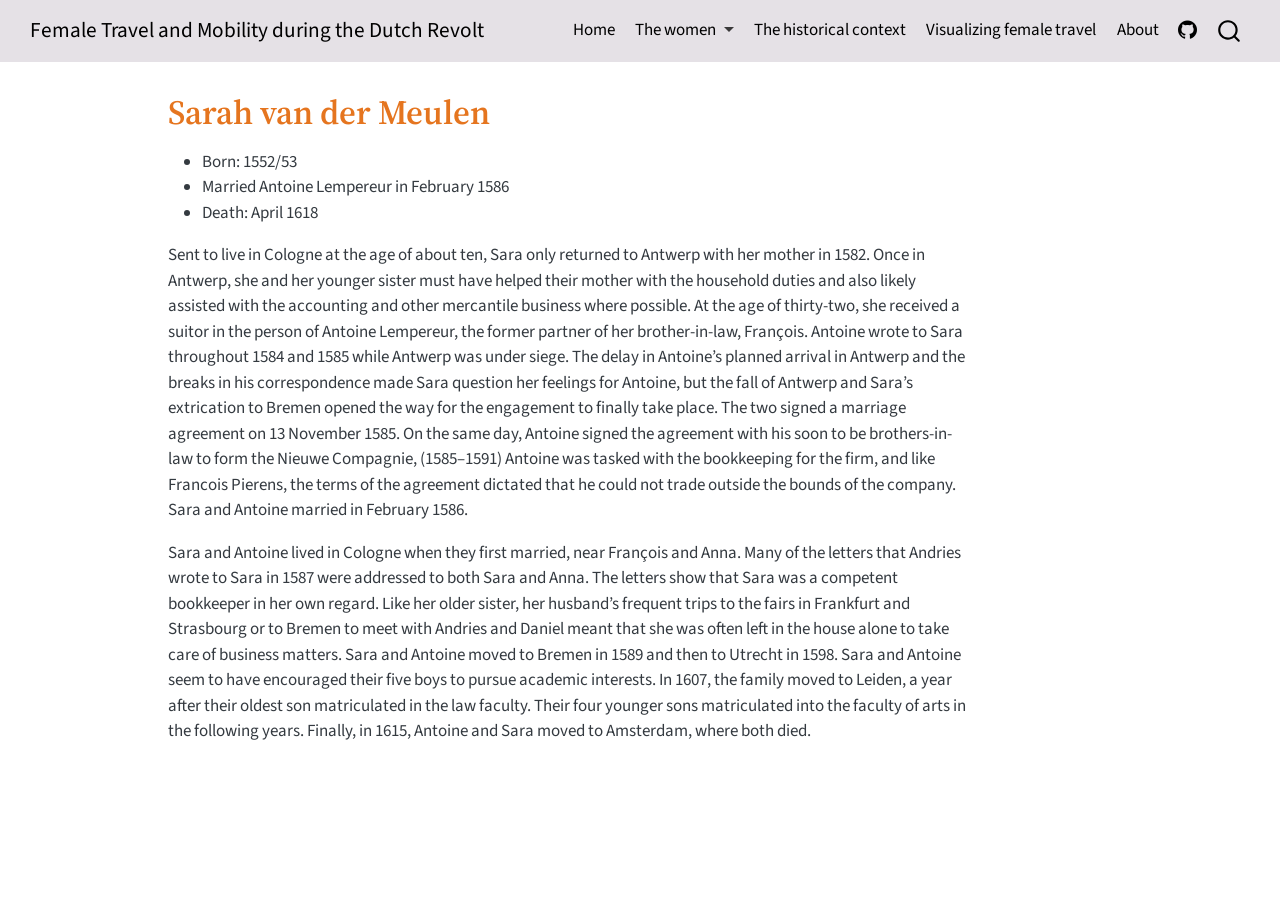
<file: sarah-vdm.html>
<!DOCTYPE html>
<html xmlns="http://www.w3.org/1999/xhtml" lang="en" xml:lang="en"><head>

<meta charset="utf-8">
<meta name="generator" content="quarto-1.9.37">

<meta name="viewport" content="width=device-width, initial-scale=1.0, user-scalable=yes">


<title>Sarah van der Meulen – Female Travel and Mobility during the Dutch Revolt</title>
<style>
/* Default styles provided by pandoc.
** See https://pandoc.org/MANUAL.html#variables-for-html for config info.
*/
code{white-space: pre-wrap;}
span.smallcaps{font-variant: small-caps;}
div.columns{display: flex; gap: min(4vw, 1.5em);}
div.column{flex: auto; overflow-x: auto;}
div.hanging-indent{margin-left: 1.5em; text-indent: -1.5em;}
ul.task-list{list-style: none;}
ul.task-list li input[type="checkbox"] {
  width: 0.8em;
  margin: 0 0.8em 0.2em -1em; /* quarto-specific, see https://github.com/quarto-dev/quarto-cli/issues/4556 */ 
  vertical-align: middle;
}
</style>


<script src="site_libs/quarto-nav/quarto-nav.js"></script>
<script src="site_libs/quarto-nav/headroom.min.js"></script>
<script src="site_libs/clipboard/clipboard.min.js"></script>
<script src="site_libs/quarto-search/autocomplete.umd.js"></script>
<script src="site_libs/quarto-search/fuse.min.js"></script>
<script src="site_libs/quarto-search/quarto-search.js"></script>
<meta name="quarto:offset" content="./">
<script src="site_libs/quarto-html/quarto.js" type="module"></script>
<script src="site_libs/quarto-html/tabsets/tabsets.js" type="module"></script>
<script src="site_libs/quarto-html/popper.min.js"></script>
<script src="site_libs/quarto-html/tippy.umd.min.js"></script>
<script src="site_libs/quarto-html/anchor.min.js"></script>
<link href="site_libs/quarto-html/tippy.css" rel="stylesheet">
<link href="site_libs/quarto-html/quarto-syntax-highlighting-7f8f88aac4f3542376d5c11b86a4c14d.css" rel="stylesheet" id="quarto-text-highlighting-styles">
<script src="site_libs/bootstrap/bootstrap.min.js"></script>
<link href="site_libs/bootstrap/bootstrap-icons.css" rel="stylesheet">
<link href="site_libs/bootstrap/bootstrap-481a39b25387326fc2a14700b6f71c9c.min.css" rel="stylesheet" append-hash="true" id="quarto-bootstrap" data-mode="light">
<script id="quarto-search-options" type="application/json">{
  "location": "navbar",
  "copy-button": false,
  "collapse-after": 3,
  "panel-placement": "end",
  "type": "overlay",
  "limit": 50,
  "keyboard-shortcut": [
    "f",
    "/",
    "s"
  ],
  "show-item-context": false,
  "language": {
    "search-no-results-text": "No results",
    "search-matching-documents-text": "matching documents",
    "search-copy-link-title": "Copy link to search",
    "search-hide-matches-text": "Hide additional matches",
    "search-more-match-text": "more match in this document",
    "search-more-matches-text": "more matches in this document",
    "search-clear-button-title": "Clear",
    "search-text-placeholder": "",
    "search-detached-cancel-button-title": "Cancel",
    "search-submit-button-title": "Submit",
    "search-label": "Search"
  }
}</script>


</head>

<body class="nav-fixed quarto-light">

<div id="quarto-search-results"></div>
  <header id="quarto-header" class="headroom fixed-top">
    <nav class="navbar navbar-expand-lg " data-bs-theme="dark">
      <div class="navbar-container container-fluid">
      <div class="navbar-brand-container mx-auto">
    <a class="navbar-brand" href="./index.html">
    <span class="navbar-title">Female Travel and Mobility during the Dutch Revolt</span>
    </a>
  </div>
            <div id="quarto-search" class="" title="Search"></div>
          <button class="navbar-toggler" type="button" data-bs-toggle="collapse" data-bs-target="#navbarCollapse" aria-controls="navbarCollapse" role="menu" aria-expanded="false" aria-label="Toggle navigation" onclick="if (window.quartoToggleHeadroom) { window.quartoToggleHeadroom(); }">
  <span class="navbar-toggler-icon"></span>
</button>
          <div class="collapse navbar-collapse" id="navbarCollapse">
            <ul class="navbar-nav navbar-nav-scroll ms-auto">
  <li class="nav-item">
    <a class="nav-link" href="./index.html"> 
<span class="menu-text">Home</span></a>
  </li>  
  <li class="nav-item dropdown ">
    <a class="nav-link dropdown-toggle" href="#" id="nav-menu-the-women" role="link" data-bs-toggle="dropdown" aria-expanded="false">
 <span class="menu-text">The women</span>
    </a>
    <ul class="dropdown-menu dropdown-menu-end" aria-labelledby="nav-menu-the-women">    
        <li>
    <a class="dropdown-item" href="./anna-df.html">
 <span class="dropdown-text">Anna della Faille</span></a>
  </li>  
        <li>
    <a class="dropdown-item" href="./hester-df.html">
 <span class="dropdown-text">Hester della Faille</span></a>
  </li>  
        <li>
    <a class="dropdown-item" href="./zeghers.html">
 <span class="dropdown-text">Elizabeth Zeghers</span></a>
  </li>  
        <li>
    <a class="dropdown-item" href="./anna-vdm.html">
 <span class="dropdown-text">Anna van der Meulen</span></a>
  </li>  
        <li>
    <a class="dropdown-item" href="./sarah-vdm.html">
 <span class="dropdown-text">Sarah van der Meulen</span></a>
  </li>  
    </ul>
  </li>
  <li class="nav-item">
    <a class="nav-link" href="./context.html"> 
<span class="menu-text">The historical context</span></a>
  </li>  
  <li class="nav-item">
    <a class="nav-link" href="./movements.html"> 
<span class="menu-text">Visualizing female travel</span></a>
  </li>  
  <li class="nav-item">
    <a class="nav-link" href="./about.html"> 
<span class="menu-text">About</span></a>
  </li>  
  <li class="nav-item compact">
    <a class="nav-link" href="https://github.com/jessesadler/quarto-web-example"> <i class="bi bi-github" role="img">
</i> 
<span class="menu-text"></span></a>
  </li>  
</ul>
          </div> <!-- /navcollapse -->
            <div class="quarto-navbar-tools">
</div>
      </div> <!-- /container-fluid -->
    </nav>
</header>
<!-- content -->
<div id="quarto-content" class="quarto-container page-columns page-rows-contents page-layout-article page-navbar">
<!-- sidebar -->
<!-- margin-sidebar -->
    <div id="quarto-margin-sidebar" class="sidebar margin-sidebar zindex-bottom">
        
    </div>
<!-- main -->
<main class="content" id="quarto-document-content">

<header id="title-block-header" class="quarto-title-block default">
<div class="quarto-title">
<h1 class="title">Sarah van der Meulen</h1>
</div>



<div class="quarto-title-meta">

    
  
    
  </div>
  


</header>


<ul>
<li>Born: 1552/53</li>
<li>Married Antoine Lempereur in February 1586</li>
<li>Death: April 1618</li>
</ul>
<p>Sent to live in Cologne at the age of about ten, Sara only returned to Antwerp with her mother in 1582. Once in Antwerp, she and her younger sister must have helped their mother with the household duties and also likely assisted with the accounting and other mercantile business where possible. At the age of thirty-two, she received a suitor in the person of Antoine Lempereur, the former partner of her brother-in-law, François. Antoine wrote to Sara throughout 1584 and 1585 while Antwerp was under siege. The delay in Antoine’s planned arrival in Antwerp and the breaks in his correspondence made Sara question her feelings for Antoine, but the fall of Antwerp and Sara’s extrication to Bremen opened the way for the engagement to finally take place. The two signed a marriage agreement on 13 November 1585. On the same day, Antoine signed the agreement with his soon to be brothers-in-law to form the Nieuwe Compagnie, (1585–1591) Antoine was tasked with the bookkeeping for the firm, and like Francois Pierens, the terms of the agreement dictated that he could not trade outside the bounds of the company. Sara and Antoine married in February 1586.</p>
<p>Sara and Antoine lived in Cologne when they first married, near François and Anna. Many of the letters that Andries wrote to Sara in 1587 were addressed to both Sara and Anna. The letters show that Sara was a competent bookkeeper in her own regard. Like her older sister, her husband’s frequent trips to the fairs in Frankfurt and Strasbourg or to Bremen to meet with Andries and Daniel meant that she was often left in the house alone to take care of business matters. Sara and Antoine moved to Bremen in 1589 and then to Utrecht in 1598. Sara and Antoine seem to have encouraged their five boys to pursue academic interests. In 1607, the family moved to Leiden, a year after their oldest son matriculated in the law faculty. Their four younger sons matriculated into the faculty of arts in the following years. Finally, in 1615, Antoine and Sara moved to Amsterdam, where both died.</p>



</main> <!-- /main -->
<script id="quarto-html-after-body" type="application/javascript">
  window.document.addEventListener("DOMContentLoaded", function (event) {
    const icon = "";
    const anchorJS = new window.AnchorJS();
    anchorJS.options = {
      placement: 'right',
      icon: icon
    };
    anchorJS.add('.anchored');
    const isCodeAnnotation = (el) => {
      for (const clz of el.classList) {
        if (clz.startsWith('code-annotation-')) {                     
          return true;
        }
      }
      return false;
    }
    const onCopySuccess = function(e) {
      // button target
      const button = e.trigger;
      // don't keep focus
      button.blur();
      // flash "checked"
      button.classList.add('code-copy-button-checked');
      var currentTitle = button.getAttribute("title");
      button.setAttribute("title", "Copied!");
      let tooltip;
      if (window.bootstrap) {
        button.setAttribute("data-bs-toggle", "tooltip");
        button.setAttribute("data-bs-placement", "left");
        button.setAttribute("data-bs-title", "Copied!");
        tooltip = new bootstrap.Tooltip(button, 
          { trigger: "manual", 
            customClass: "code-copy-button-tooltip",
            offset: [0, -8]});
        tooltip.show();    
      }
      setTimeout(function() {
        if (tooltip) {
          tooltip.hide();
          button.removeAttribute("data-bs-title");
          button.removeAttribute("data-bs-toggle");
          button.removeAttribute("data-bs-placement");
        }
        button.setAttribute("title", currentTitle);
        button.classList.remove('code-copy-button-checked');
      }, 1000);
      // clear code selection
      e.clearSelection();
    }
    const getTextToCopy = function(trigger) {
      const outerScaffold = trigger.parentElement.cloneNode(true);
      const codeEl = outerScaffold.querySelector('code');
      for (const childEl of codeEl.children) {
        if (isCodeAnnotation(childEl)) {
          childEl.remove();
        }
      }
      return codeEl.innerText;
    }
    const clipboard = new window.ClipboardJS('.code-copy-button:not([data-in-quarto-modal])', {
      text: getTextToCopy
    });
    clipboard.on('success', onCopySuccess);
    if (window.document.getElementById('quarto-embedded-source-code-modal')) {
      const clipboardModal = new window.ClipboardJS('.code-copy-button[data-in-quarto-modal]', {
        text: getTextToCopy,
        container: window.document.getElementById('quarto-embedded-source-code-modal')
      });
      clipboardModal.on('success', onCopySuccess);
    }
      var localhostRegex = new RegExp(/^(?:http|https):\/\/localhost\:?[0-9]*\//);
      var mailtoRegex = new RegExp(/^mailto:/);
        var filterRegex = new RegExp("https:\/\/jessesadler\.github\.io\/quarto-web-example\/");
      var isInternal = (href) => {
          return filterRegex.test(href) || localhostRegex.test(href) || mailtoRegex.test(href);
      }
      // Inspect non-navigation links and adorn them if external
     var links = window.document.querySelectorAll('a[href]:not(.nav-link):not(.navbar-brand):not(.toc-action):not(.sidebar-link):not(.sidebar-item-toggle):not(.pagination-link):not(.no-external):not([aria-hidden]):not(.dropdown-item):not(.quarto-navigation-tool):not(.about-link)');
      for (var i=0; i<links.length; i++) {
        const link = links[i];
        if (!isInternal(link.href)) {
          // undo the damage that might have been done by quarto-nav.js in the case of
          // links that we want to consider external
          if (link.dataset.originalHref !== undefined) {
            link.href = link.dataset.originalHref;
          }
        }
      }
    function tippyHover(el, contentFn, onTriggerFn, onUntriggerFn) {
      const config = {
        allowHTML: true,
        maxWidth: 500,
        delay: 100,
        arrow: false,
        appendTo: function(el) {
            return el.parentElement;
        },
        interactive: true,
        interactiveBorder: 10,
        theme: 'quarto',
        placement: 'bottom-start',
      };
      if (contentFn) {
        config.content = contentFn;
      }
      if (onTriggerFn) {
        config.onTrigger = onTriggerFn;
      }
      if (onUntriggerFn) {
        config.onUntrigger = onUntriggerFn;
      }
      window.tippy(el, config); 
    }
    const noterefs = window.document.querySelectorAll('a[role="doc-noteref"]');
    for (var i=0; i<noterefs.length; i++) {
      const ref = noterefs[i];
      tippyHover(ref, function() {
        // use id or data attribute instead here
        let href = ref.getAttribute('data-footnote-href') || ref.getAttribute('href');
        try { href = new URL(href).hash; } catch {}
        const id = href.replace(/^#\/?/, "");
        const note = window.document.getElementById(id);
        if (note) {
          return note.innerHTML;
        } else {
          return "";
        }
      });
    }
    const xrefs = window.document.querySelectorAll('a.quarto-xref');
    const processXRef = (id, note) => {
      // Strip column container classes
      const stripColumnClz = (el) => {
        el.classList.remove("page-full", "page-columns");
        if (el.children) {
          for (const child of el.children) {
            stripColumnClz(child);
          }
        }
      }
      stripColumnClz(note)
      if (id === null || id.startsWith('sec-')) {
        // Special case sections, only their first couple elements
        const container = document.createElement("div");
        if (note.children && note.children.length > 2) {
          container.appendChild(note.children[0].cloneNode(true));
          for (let i = 1; i < note.children.length; i++) {
            const child = note.children[i];
            if (child.tagName === "P" && child.innerText === "") {
              continue;
            } else {
              container.appendChild(child.cloneNode(true));
              break;
            }
          }
          if (window.Quarto?.typesetMath) {
            window.Quarto.typesetMath(container);
          }
          return container.innerHTML
        } else {
          if (window.Quarto?.typesetMath) {
            window.Quarto.typesetMath(note);
          }
          return note.innerHTML;
        }
      } else {
        // Remove any anchor links if they are present
        const anchorLink = note.querySelector('a.anchorjs-link');
        if (anchorLink) {
          anchorLink.remove();
        }
        if (window.Quarto?.typesetMath) {
          window.Quarto.typesetMath(note);
        }
        if (note.classList.contains("callout")) {
          return note.outerHTML;
        } else {
          return note.innerHTML;
        }
      }
    }
    for (var i=0; i<xrefs.length; i++) {
      const xref = xrefs[i];
      tippyHover(xref, undefined, function(instance) {
        instance.disable();
        let url = xref.getAttribute('href');
        let hash = undefined; 
        if (url.startsWith('#')) {
          hash = url;
        } else {
          try { hash = new URL(url).hash; } catch {}
        }
        if (hash) {
          const id = hash.replace(/^#\/?/, "");
          const note = window.document.getElementById(id);
          if (note !== null) {
            try {
              const html = processXRef(id, note.cloneNode(true));
              instance.setContent(html);
            } finally {
              instance.enable();
              instance.show();
            }
          } else {
            // See if we can fetch this
            fetch(url.split('#')[0])
            .then(res => res.text())
            .then(html => {
              const parser = new DOMParser();
              const htmlDoc = parser.parseFromString(html, "text/html");
              const note = htmlDoc.getElementById(id);
              if (note !== null) {
                const html = processXRef(id, note);
                instance.setContent(html);
              } 
            }).finally(() => {
              instance.enable();
              instance.show();
            });
          }
        } else {
          // See if we can fetch a full url (with no hash to target)
          // This is a special case and we should probably do some content thinning / targeting
          fetch(url)
          .then(res => res.text())
          .then(html => {
            const parser = new DOMParser();
            const htmlDoc = parser.parseFromString(html, "text/html");
            const note = htmlDoc.querySelector('main.content');
            if (note !== null) {
              // This should only happen for chapter cross references
              // (since there is no id in the URL)
              // remove the first header
              if (note.children.length > 0 && note.children[0].tagName === "HEADER") {
                note.children[0].remove();
              }
              const html = processXRef(null, note);
              instance.setContent(html);
            } 
          }).finally(() => {
            instance.enable();
            instance.show();
          });
        }
      }, function(instance) {
      });
    }
        let selectedAnnoteEl;
        const selectorForAnnotation = ( cell, annotation) => {
          let cellAttr = 'data-code-cell="' + cell + '"';
          let lineAttr = 'data-code-annotation="' +  annotation + '"';
          const selector = 'span[' + cellAttr + '][' + lineAttr + ']';
          return selector;
        }
        const selectCodeLines = (annoteEl) => {
          const doc = window.document;
          const targetCell = annoteEl.getAttribute("data-target-cell");
          const targetAnnotation = annoteEl.getAttribute("data-target-annotation");
          const annoteSpan = window.document.querySelector(selectorForAnnotation(targetCell, targetAnnotation));
          const lines = annoteSpan.getAttribute("data-code-lines").split(",");
          const lineIds = lines.map((line) => {
            return targetCell + "-" + line;
          })
          let top = null;
          let height = null;
          let parent = null;
          if (lineIds.length > 0) {
              //compute the position of the single el (top and bottom and make a div)
              const el = window.document.getElementById(lineIds[0]);
              top = el.offsetTop;
              height = el.offsetHeight;
              parent = el.parentElement.parentElement;
            if (lineIds.length > 1) {
              const lastEl = window.document.getElementById(lineIds[lineIds.length - 1]);
              const bottom = lastEl.offsetTop + lastEl.offsetHeight;
              height = bottom - top;
            }
            if (top !== null && height !== null && parent !== null) {
              // cook up a div (if necessary) and position it 
              let div = window.document.getElementById("code-annotation-line-highlight");
              if (div === null) {
                div = window.document.createElement("div");
                div.setAttribute("id", "code-annotation-line-highlight");
                div.style.position = 'absolute';
                parent.appendChild(div);
              }
              div.style.top = top - 2 + "px";
              div.style.height = height + 4 + "px";
              div.style.left = 0;
              let gutterDiv = window.document.getElementById("code-annotation-line-highlight-gutter");
              if (gutterDiv === null) {
                gutterDiv = window.document.createElement("div");
                gutterDiv.setAttribute("id", "code-annotation-line-highlight-gutter");
                gutterDiv.style.position = 'absolute';
                const codeCell = window.document.getElementById(targetCell);
                const gutter = codeCell.querySelector('.code-annotation-gutter');
                gutter.appendChild(gutterDiv);
              }
              gutterDiv.style.top = top - 2 + "px";
              gutterDiv.style.height = height + 4 + "px";
            }
            selectedAnnoteEl = annoteEl;
          }
        };
        const unselectCodeLines = () => {
          const elementsIds = ["code-annotation-line-highlight", "code-annotation-line-highlight-gutter"];
          elementsIds.forEach((elId) => {
            const div = window.document.getElementById(elId);
            if (div) {
              div.remove();
            }
          });
          selectedAnnoteEl = undefined;
        };
          // Handle positioning of the toggle
      window.addEventListener(
        "resize",
        throttle(() => {
          elRect = undefined;
          if (selectedAnnoteEl) {
            selectCodeLines(selectedAnnoteEl);
          }
        }, 10)
      );
      function throttle(fn, ms) {
      let throttle = false;
      let timer;
        return (...args) => {
          if(!throttle) { // first call gets through
              fn.apply(this, args);
              throttle = true;
          } else { // all the others get throttled
              if(timer) clearTimeout(timer); // cancel #2
              timer = setTimeout(() => {
                fn.apply(this, args);
                timer = throttle = false;
              }, ms);
          }
        };
      }
        // Attach click handler to the DT
        const annoteDls = window.document.querySelectorAll('dt[data-target-cell]');
        for (const annoteDlNode of annoteDls) {
          annoteDlNode.addEventListener('click', (event) => {
            const clickedEl = event.target;
            if (clickedEl !== selectedAnnoteEl) {
              unselectCodeLines();
              const activeEl = window.document.querySelector('dt[data-target-cell].code-annotation-active');
              if (activeEl) {
                activeEl.classList.remove('code-annotation-active');
              }
              selectCodeLines(clickedEl);
              clickedEl.classList.add('code-annotation-active');
            } else {
              // Unselect the line
              unselectCodeLines();
              clickedEl.classList.remove('code-annotation-active');
            }
          });
        }
    const findCites = (el) => {
      const parentEl = el.parentElement;
      if (parentEl) {
        const cites = parentEl.dataset.cites;
        if (cites) {
          return {
            el,
            cites: cites.split(' ')
          };
        } else {
          return findCites(el.parentElement)
        }
      } else {
        return undefined;
      }
    };
    var bibliorefs = window.document.querySelectorAll('a[role="doc-biblioref"]');
    for (var i=0; i<bibliorefs.length; i++) {
      const ref = bibliorefs[i];
      const citeInfo = findCites(ref);
      if (citeInfo) {
        tippyHover(citeInfo.el, function() {
          var popup = window.document.createElement('div');
          citeInfo.cites.forEach(function(cite) {
            var citeDiv = window.document.createElement('div');
            citeDiv.classList.add('hanging-indent');
            citeDiv.classList.add('csl-entry');
            var biblioDiv = window.document.getElementById('ref-' + cite);
            if (biblioDiv) {
              citeDiv.innerHTML = biblioDiv.innerHTML;
            }
            popup.appendChild(citeDiv);
          });
          return popup.innerHTML;
        });
      }
    }
  });
  </script>
</div> <!-- /content -->




</body></html>
</file>
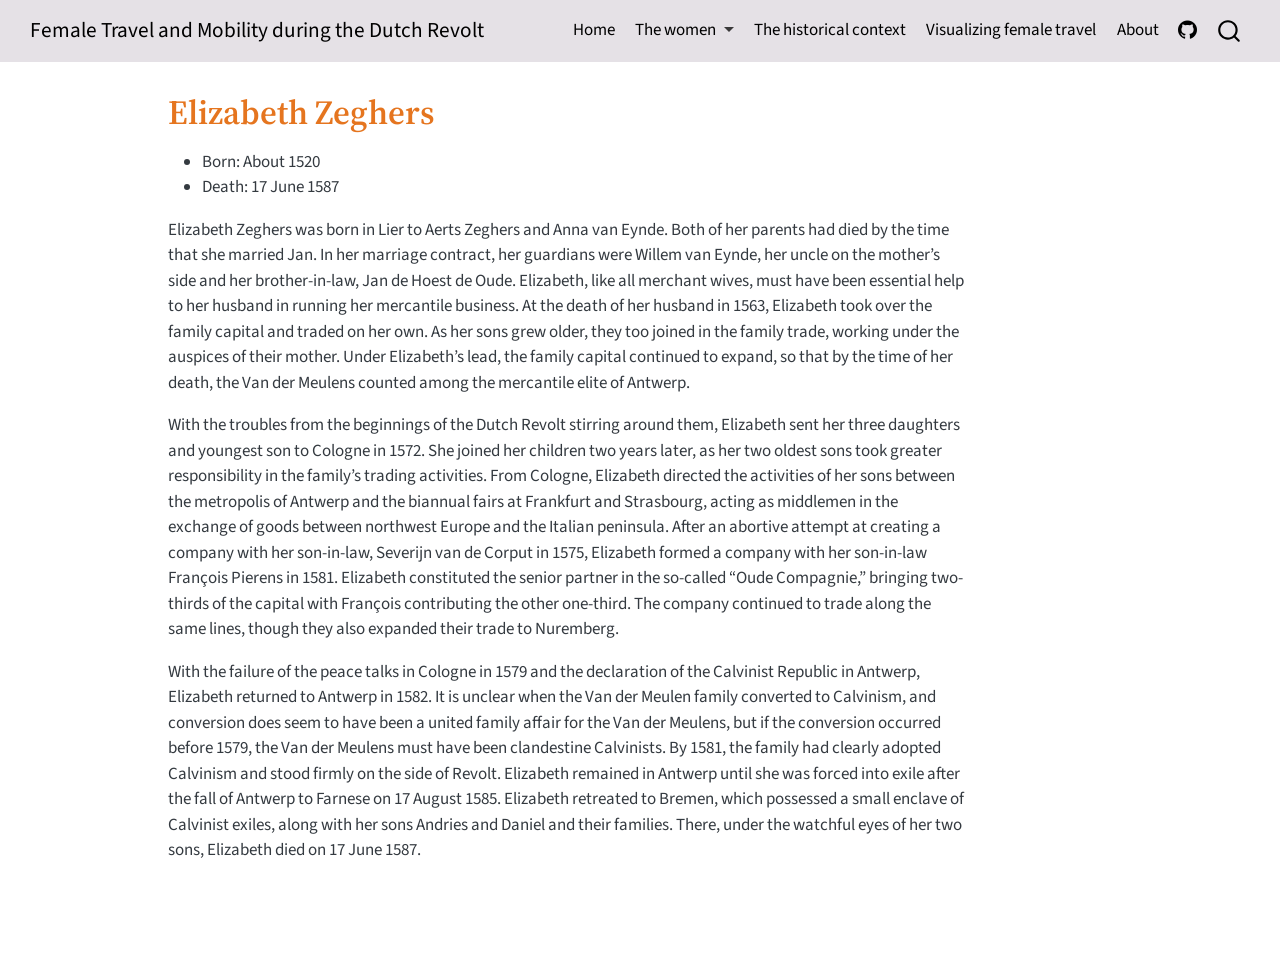
<file: zeghers.html>
<!DOCTYPE html>
<html xmlns="http://www.w3.org/1999/xhtml" lang="en" xml:lang="en"><head>

<meta charset="utf-8">
<meta name="generator" content="quarto-1.9.37">

<meta name="viewport" content="width=device-width, initial-scale=1.0, user-scalable=yes">


<title>Elizabeth Zeghers – Female Travel and Mobility during the Dutch Revolt</title>
<style>
/* Default styles provided by pandoc.
** See https://pandoc.org/MANUAL.html#variables-for-html for config info.
*/
code{white-space: pre-wrap;}
span.smallcaps{font-variant: small-caps;}
div.columns{display: flex; gap: min(4vw, 1.5em);}
div.column{flex: auto; overflow-x: auto;}
div.hanging-indent{margin-left: 1.5em; text-indent: -1.5em;}
ul.task-list{list-style: none;}
ul.task-list li input[type="checkbox"] {
  width: 0.8em;
  margin: 0 0.8em 0.2em -1em; /* quarto-specific, see https://github.com/quarto-dev/quarto-cli/issues/4556 */ 
  vertical-align: middle;
}
</style>


<script src="site_libs/quarto-nav/quarto-nav.js"></script>
<script src="site_libs/quarto-nav/headroom.min.js"></script>
<script src="site_libs/clipboard/clipboard.min.js"></script>
<script src="site_libs/quarto-search/autocomplete.umd.js"></script>
<script src="site_libs/quarto-search/fuse.min.js"></script>
<script src="site_libs/quarto-search/quarto-search.js"></script>
<meta name="quarto:offset" content="./">
<script src="site_libs/quarto-html/quarto.js" type="module"></script>
<script src="site_libs/quarto-html/tabsets/tabsets.js" type="module"></script>
<script src="site_libs/quarto-html/popper.min.js"></script>
<script src="site_libs/quarto-html/tippy.umd.min.js"></script>
<script src="site_libs/quarto-html/anchor.min.js"></script>
<link href="site_libs/quarto-html/tippy.css" rel="stylesheet">
<link href="site_libs/quarto-html/quarto-syntax-highlighting-7f8f88aac4f3542376d5c11b86a4c14d.css" rel="stylesheet" id="quarto-text-highlighting-styles">
<script src="site_libs/bootstrap/bootstrap.min.js"></script>
<link href="site_libs/bootstrap/bootstrap-icons.css" rel="stylesheet">
<link href="site_libs/bootstrap/bootstrap-481a39b25387326fc2a14700b6f71c9c.min.css" rel="stylesheet" append-hash="true" id="quarto-bootstrap" data-mode="light">
<script id="quarto-search-options" type="application/json">{
  "location": "navbar",
  "copy-button": false,
  "collapse-after": 3,
  "panel-placement": "end",
  "type": "overlay",
  "limit": 50,
  "keyboard-shortcut": [
    "f",
    "/",
    "s"
  ],
  "show-item-context": false,
  "language": {
    "search-no-results-text": "No results",
    "search-matching-documents-text": "matching documents",
    "search-copy-link-title": "Copy link to search",
    "search-hide-matches-text": "Hide additional matches",
    "search-more-match-text": "more match in this document",
    "search-more-matches-text": "more matches in this document",
    "search-clear-button-title": "Clear",
    "search-text-placeholder": "",
    "search-detached-cancel-button-title": "Cancel",
    "search-submit-button-title": "Submit",
    "search-label": "Search"
  }
}</script>


</head>

<body class="nav-fixed quarto-light">

<div id="quarto-search-results"></div>
  <header id="quarto-header" class="headroom fixed-top">
    <nav class="navbar navbar-expand-lg " data-bs-theme="dark">
      <div class="navbar-container container-fluid">
      <div class="navbar-brand-container mx-auto">
    <a class="navbar-brand" href="./index.html">
    <span class="navbar-title">Female Travel and Mobility during the Dutch Revolt</span>
    </a>
  </div>
            <div id="quarto-search" class="" title="Search"></div>
          <button class="navbar-toggler" type="button" data-bs-toggle="collapse" data-bs-target="#navbarCollapse" aria-controls="navbarCollapse" role="menu" aria-expanded="false" aria-label="Toggle navigation" onclick="if (window.quartoToggleHeadroom) { window.quartoToggleHeadroom(); }">
  <span class="navbar-toggler-icon"></span>
</button>
          <div class="collapse navbar-collapse" id="navbarCollapse">
            <ul class="navbar-nav navbar-nav-scroll ms-auto">
  <li class="nav-item">
    <a class="nav-link" href="./index.html"> 
<span class="menu-text">Home</span></a>
  </li>  
  <li class="nav-item dropdown ">
    <a class="nav-link dropdown-toggle" href="#" id="nav-menu-the-women" role="link" data-bs-toggle="dropdown" aria-expanded="false">
 <span class="menu-text">The women</span>
    </a>
    <ul class="dropdown-menu dropdown-menu-end" aria-labelledby="nav-menu-the-women">    
        <li>
    <a class="dropdown-item" href="./anna-df.html">
 <span class="dropdown-text">Anna della Faille</span></a>
  </li>  
        <li>
    <a class="dropdown-item" href="./hester-df.html">
 <span class="dropdown-text">Hester della Faille</span></a>
  </li>  
        <li>
    <a class="dropdown-item" href="./zeghers.html">
 <span class="dropdown-text">Elizabeth Zeghers</span></a>
  </li>  
        <li>
    <a class="dropdown-item" href="./anna-vdm.html">
 <span class="dropdown-text">Anna van der Meulen</span></a>
  </li>  
        <li>
    <a class="dropdown-item" href="./sarah-vdm.html">
 <span class="dropdown-text">Sarah van der Meulen</span></a>
  </li>  
    </ul>
  </li>
  <li class="nav-item">
    <a class="nav-link" href="./context.html"> 
<span class="menu-text">The historical context</span></a>
  </li>  
  <li class="nav-item">
    <a class="nav-link" href="./movements.html"> 
<span class="menu-text">Visualizing female travel</span></a>
  </li>  
  <li class="nav-item">
    <a class="nav-link" href="./about.html"> 
<span class="menu-text">About</span></a>
  </li>  
  <li class="nav-item compact">
    <a class="nav-link" href="https://github.com/jessesadler/quarto-web-example"> <i class="bi bi-github" role="img">
</i> 
<span class="menu-text"></span></a>
  </li>  
</ul>
          </div> <!-- /navcollapse -->
            <div class="quarto-navbar-tools">
</div>
      </div> <!-- /container-fluid -->
    </nav>
</header>
<!-- content -->
<div id="quarto-content" class="quarto-container page-columns page-rows-contents page-layout-article page-navbar">
<!-- sidebar -->
<!-- margin-sidebar -->
    <div id="quarto-margin-sidebar" class="sidebar margin-sidebar zindex-bottom">
        
    </div>
<!-- main -->
<main class="content" id="quarto-document-content">

<header id="title-block-header" class="quarto-title-block default">
<div class="quarto-title">
<h1 class="title">Elizabeth Zeghers</h1>
</div>



<div class="quarto-title-meta">

    
  
    
  </div>
  


</header>


<ul>
<li>Born: About 1520</li>
<li>Death: 17 June 1587</li>
</ul>
<p>Elizabeth Zeghers was born in Lier to Aerts Zeghers and Anna van Eynde. Both of her parents had died by the time that she married Jan.&nbsp;In her marriage contract, her guardians were Willem van Eynde, her uncle on the mother’s side and her brother-in-law, Jan de Hoest de Oude. Elizabeth, like all merchant wives, must have been essential help to her husband in running her mercantile business. At the death of her husband in 1563, Elizabeth took over the family capital and traded on her own. As her sons grew older, they too joined in the family trade, working under the auspices of their mother. Under Elizabeth’s lead, the family capital continued to expand, so that by the time of her death, the Van der Meulens counted among the mercantile elite of Antwerp.</p>
<p>With the troubles from the beginnings of the Dutch Revolt stirring around them, Elizabeth sent her three daughters and youngest son to Cologne in 1572. She joined her children two years later, as her two oldest sons took greater responsibility in the family’s trading activities. From Cologne, Elizabeth directed the activities of her sons between the metropolis of Antwerp and the biannual fairs at Frankfurt and Strasbourg, acting as middlemen in the exchange of goods between northwest Europe and the Italian peninsula. After an abortive attempt at creating a company with her son-in-law, Severijn van de Corput in 1575, Elizabeth formed a company with her son-in-law François Pierens in 1581. Elizabeth constituted the senior partner in the so-called “Oude Compagnie,” bringing two-thirds of the capital with François contributing the other one-third. The company continued to trade along the same lines, though they also expanded their trade to Nuremberg.</p>
<p>With the failure of the peace talks in Cologne in 1579 and the declaration of the Calvinist Republic in Antwerp, Elizabeth returned to Antwerp in 1582. It is unclear when the Van der Meulen family converted to Calvinism, and conversion does seem to have been a united family affair for the Van der Meulens, but if the conversion occurred before 1579, the Van der Meulens must have been clandestine Calvinists. By 1581, the family had clearly adopted Calvinism and stood firmly on the side of Revolt. Elizabeth remained in Antwerp until she was forced into exile after the fall of Antwerp to Farnese on 17 August 1585. Elizabeth retreated to Bremen, which possessed a small enclave of Calvinist exiles, along with her sons Andries and Daniel and their families. There, under the watchful eyes of her two sons, Elizabeth died on 17 June 1587.</p>



</main> <!-- /main -->
<script id="quarto-html-after-body" type="application/javascript">
  window.document.addEventListener("DOMContentLoaded", function (event) {
    const icon = "";
    const anchorJS = new window.AnchorJS();
    anchorJS.options = {
      placement: 'right',
      icon: icon
    };
    anchorJS.add('.anchored');
    const isCodeAnnotation = (el) => {
      for (const clz of el.classList) {
        if (clz.startsWith('code-annotation-')) {                     
          return true;
        }
      }
      return false;
    }
    const onCopySuccess = function(e) {
      // button target
      const button = e.trigger;
      // don't keep focus
      button.blur();
      // flash "checked"
      button.classList.add('code-copy-button-checked');
      var currentTitle = button.getAttribute("title");
      button.setAttribute("title", "Copied!");
      let tooltip;
      if (window.bootstrap) {
        button.setAttribute("data-bs-toggle", "tooltip");
        button.setAttribute("data-bs-placement", "left");
        button.setAttribute("data-bs-title", "Copied!");
        tooltip = new bootstrap.Tooltip(button, 
          { trigger: "manual", 
            customClass: "code-copy-button-tooltip",
            offset: [0, -8]});
        tooltip.show();    
      }
      setTimeout(function() {
        if (tooltip) {
          tooltip.hide();
          button.removeAttribute("data-bs-title");
          button.removeAttribute("data-bs-toggle");
          button.removeAttribute("data-bs-placement");
        }
        button.setAttribute("title", currentTitle);
        button.classList.remove('code-copy-button-checked');
      }, 1000);
      // clear code selection
      e.clearSelection();
    }
    const getTextToCopy = function(trigger) {
      const outerScaffold = trigger.parentElement.cloneNode(true);
      const codeEl = outerScaffold.querySelector('code');
      for (const childEl of codeEl.children) {
        if (isCodeAnnotation(childEl)) {
          childEl.remove();
        }
      }
      return codeEl.innerText;
    }
    const clipboard = new window.ClipboardJS('.code-copy-button:not([data-in-quarto-modal])', {
      text: getTextToCopy
    });
    clipboard.on('success', onCopySuccess);
    if (window.document.getElementById('quarto-embedded-source-code-modal')) {
      const clipboardModal = new window.ClipboardJS('.code-copy-button[data-in-quarto-modal]', {
        text: getTextToCopy,
        container: window.document.getElementById('quarto-embedded-source-code-modal')
      });
      clipboardModal.on('success', onCopySuccess);
    }
      var localhostRegex = new RegExp(/^(?:http|https):\/\/localhost\:?[0-9]*\//);
      var mailtoRegex = new RegExp(/^mailto:/);
        var filterRegex = new RegExp("https:\/\/jessesadler\.github\.io\/quarto-web-example\/");
      var isInternal = (href) => {
          return filterRegex.test(href) || localhostRegex.test(href) || mailtoRegex.test(href);
      }
      // Inspect non-navigation links and adorn them if external
     var links = window.document.querySelectorAll('a[href]:not(.nav-link):not(.navbar-brand):not(.toc-action):not(.sidebar-link):not(.sidebar-item-toggle):not(.pagination-link):not(.no-external):not([aria-hidden]):not(.dropdown-item):not(.quarto-navigation-tool):not(.about-link)');
      for (var i=0; i<links.length; i++) {
        const link = links[i];
        if (!isInternal(link.href)) {
          // undo the damage that might have been done by quarto-nav.js in the case of
          // links that we want to consider external
          if (link.dataset.originalHref !== undefined) {
            link.href = link.dataset.originalHref;
          }
        }
      }
    function tippyHover(el, contentFn, onTriggerFn, onUntriggerFn) {
      const config = {
        allowHTML: true,
        maxWidth: 500,
        delay: 100,
        arrow: false,
        appendTo: function(el) {
            return el.parentElement;
        },
        interactive: true,
        interactiveBorder: 10,
        theme: 'quarto',
        placement: 'bottom-start',
      };
      if (contentFn) {
        config.content = contentFn;
      }
      if (onTriggerFn) {
        config.onTrigger = onTriggerFn;
      }
      if (onUntriggerFn) {
        config.onUntrigger = onUntriggerFn;
      }
      window.tippy(el, config); 
    }
    const noterefs = window.document.querySelectorAll('a[role="doc-noteref"]');
    for (var i=0; i<noterefs.length; i++) {
      const ref = noterefs[i];
      tippyHover(ref, function() {
        // use id or data attribute instead here
        let href = ref.getAttribute('data-footnote-href') || ref.getAttribute('href');
        try { href = new URL(href).hash; } catch {}
        const id = href.replace(/^#\/?/, "");
        const note = window.document.getElementById(id);
        if (note) {
          return note.innerHTML;
        } else {
          return "";
        }
      });
    }
    const xrefs = window.document.querySelectorAll('a.quarto-xref');
    const processXRef = (id, note) => {
      // Strip column container classes
      const stripColumnClz = (el) => {
        el.classList.remove("page-full", "page-columns");
        if (el.children) {
          for (const child of el.children) {
            stripColumnClz(child);
          }
        }
      }
      stripColumnClz(note)
      if (id === null || id.startsWith('sec-')) {
        // Special case sections, only their first couple elements
        const container = document.createElement("div");
        if (note.children && note.children.length > 2) {
          container.appendChild(note.children[0].cloneNode(true));
          for (let i = 1; i < note.children.length; i++) {
            const child = note.children[i];
            if (child.tagName === "P" && child.innerText === "") {
              continue;
            } else {
              container.appendChild(child.cloneNode(true));
              break;
            }
          }
          if (window.Quarto?.typesetMath) {
            window.Quarto.typesetMath(container);
          }
          return container.innerHTML
        } else {
          if (window.Quarto?.typesetMath) {
            window.Quarto.typesetMath(note);
          }
          return note.innerHTML;
        }
      } else {
        // Remove any anchor links if they are present
        const anchorLink = note.querySelector('a.anchorjs-link');
        if (anchorLink) {
          anchorLink.remove();
        }
        if (window.Quarto?.typesetMath) {
          window.Quarto.typesetMath(note);
        }
        if (note.classList.contains("callout")) {
          return note.outerHTML;
        } else {
          return note.innerHTML;
        }
      }
    }
    for (var i=0; i<xrefs.length; i++) {
      const xref = xrefs[i];
      tippyHover(xref, undefined, function(instance) {
        instance.disable();
        let url = xref.getAttribute('href');
        let hash = undefined; 
        if (url.startsWith('#')) {
          hash = url;
        } else {
          try { hash = new URL(url).hash; } catch {}
        }
        if (hash) {
          const id = hash.replace(/^#\/?/, "");
          const note = window.document.getElementById(id);
          if (note !== null) {
            try {
              const html = processXRef(id, note.cloneNode(true));
              instance.setContent(html);
            } finally {
              instance.enable();
              instance.show();
            }
          } else {
            // See if we can fetch this
            fetch(url.split('#')[0])
            .then(res => res.text())
            .then(html => {
              const parser = new DOMParser();
              const htmlDoc = parser.parseFromString(html, "text/html");
              const note = htmlDoc.getElementById(id);
              if (note !== null) {
                const html = processXRef(id, note);
                instance.setContent(html);
              } 
            }).finally(() => {
              instance.enable();
              instance.show();
            });
          }
        } else {
          // See if we can fetch a full url (with no hash to target)
          // This is a special case and we should probably do some content thinning / targeting
          fetch(url)
          .then(res => res.text())
          .then(html => {
            const parser = new DOMParser();
            const htmlDoc = parser.parseFromString(html, "text/html");
            const note = htmlDoc.querySelector('main.content');
            if (note !== null) {
              // This should only happen for chapter cross references
              // (since there is no id in the URL)
              // remove the first header
              if (note.children.length > 0 && note.children[0].tagName === "HEADER") {
                note.children[0].remove();
              }
              const html = processXRef(null, note);
              instance.setContent(html);
            } 
          }).finally(() => {
            instance.enable();
            instance.show();
          });
        }
      }, function(instance) {
      });
    }
        let selectedAnnoteEl;
        const selectorForAnnotation = ( cell, annotation) => {
          let cellAttr = 'data-code-cell="' + cell + '"';
          let lineAttr = 'data-code-annotation="' +  annotation + '"';
          const selector = 'span[' + cellAttr + '][' + lineAttr + ']';
          return selector;
        }
        const selectCodeLines = (annoteEl) => {
          const doc = window.document;
          const targetCell = annoteEl.getAttribute("data-target-cell");
          const targetAnnotation = annoteEl.getAttribute("data-target-annotation");
          const annoteSpan = window.document.querySelector(selectorForAnnotation(targetCell, targetAnnotation));
          const lines = annoteSpan.getAttribute("data-code-lines").split(",");
          const lineIds = lines.map((line) => {
            return targetCell + "-" + line;
          })
          let top = null;
          let height = null;
          let parent = null;
          if (lineIds.length > 0) {
              //compute the position of the single el (top and bottom and make a div)
              const el = window.document.getElementById(lineIds[0]);
              top = el.offsetTop;
              height = el.offsetHeight;
              parent = el.parentElement.parentElement;
            if (lineIds.length > 1) {
              const lastEl = window.document.getElementById(lineIds[lineIds.length - 1]);
              const bottom = lastEl.offsetTop + lastEl.offsetHeight;
              height = bottom - top;
            }
            if (top !== null && height !== null && parent !== null) {
              // cook up a div (if necessary) and position it 
              let div = window.document.getElementById("code-annotation-line-highlight");
              if (div === null) {
                div = window.document.createElement("div");
                div.setAttribute("id", "code-annotation-line-highlight");
                div.style.position = 'absolute';
                parent.appendChild(div);
              }
              div.style.top = top - 2 + "px";
              div.style.height = height + 4 + "px";
              div.style.left = 0;
              let gutterDiv = window.document.getElementById("code-annotation-line-highlight-gutter");
              if (gutterDiv === null) {
                gutterDiv = window.document.createElement("div");
                gutterDiv.setAttribute("id", "code-annotation-line-highlight-gutter");
                gutterDiv.style.position = 'absolute';
                const codeCell = window.document.getElementById(targetCell);
                const gutter = codeCell.querySelector('.code-annotation-gutter');
                gutter.appendChild(gutterDiv);
              }
              gutterDiv.style.top = top - 2 + "px";
              gutterDiv.style.height = height + 4 + "px";
            }
            selectedAnnoteEl = annoteEl;
          }
        };
        const unselectCodeLines = () => {
          const elementsIds = ["code-annotation-line-highlight", "code-annotation-line-highlight-gutter"];
          elementsIds.forEach((elId) => {
            const div = window.document.getElementById(elId);
            if (div) {
              div.remove();
            }
          });
          selectedAnnoteEl = undefined;
        };
          // Handle positioning of the toggle
      window.addEventListener(
        "resize",
        throttle(() => {
          elRect = undefined;
          if (selectedAnnoteEl) {
            selectCodeLines(selectedAnnoteEl);
          }
        }, 10)
      );
      function throttle(fn, ms) {
      let throttle = false;
      let timer;
        return (...args) => {
          if(!throttle) { // first call gets through
              fn.apply(this, args);
              throttle = true;
          } else { // all the others get throttled
              if(timer) clearTimeout(timer); // cancel #2
              timer = setTimeout(() => {
                fn.apply(this, args);
                timer = throttle = false;
              }, ms);
          }
        };
      }
        // Attach click handler to the DT
        const annoteDls = window.document.querySelectorAll('dt[data-target-cell]');
        for (const annoteDlNode of annoteDls) {
          annoteDlNode.addEventListener('click', (event) => {
            const clickedEl = event.target;
            if (clickedEl !== selectedAnnoteEl) {
              unselectCodeLines();
              const activeEl = window.document.querySelector('dt[data-target-cell].code-annotation-active');
              if (activeEl) {
                activeEl.classList.remove('code-annotation-active');
              }
              selectCodeLines(clickedEl);
              clickedEl.classList.add('code-annotation-active');
            } else {
              // Unselect the line
              unselectCodeLines();
              clickedEl.classList.remove('code-annotation-active');
            }
          });
        }
    const findCites = (el) => {
      const parentEl = el.parentElement;
      if (parentEl) {
        const cites = parentEl.dataset.cites;
        if (cites) {
          return {
            el,
            cites: cites.split(' ')
          };
        } else {
          return findCites(el.parentElement)
        }
      } else {
        return undefined;
      }
    };
    var bibliorefs = window.document.querySelectorAll('a[role="doc-biblioref"]');
    for (var i=0; i<bibliorefs.length; i++) {
      const ref = bibliorefs[i];
      const citeInfo = findCites(ref);
      if (citeInfo) {
        tippyHover(citeInfo.el, function() {
          var popup = window.document.createElement('div');
          citeInfo.cites.forEach(function(cite) {
            var citeDiv = window.document.createElement('div');
            citeDiv.classList.add('hanging-indent');
            citeDiv.classList.add('csl-entry');
            var biblioDiv = window.document.getElementById('ref-' + cite);
            if (biblioDiv) {
              citeDiv.innerHTML = biblioDiv.innerHTML;
            }
            popup.appendChild(citeDiv);
          });
          return popup.innerHTML;
        });
      }
    }
  });
  </script>
</div> <!-- /content -->




</body></html>
</file>
<file: site_libs/quarto-html/tippy.css>
.tippy-box[data-animation=fade][data-state=hidden]{opacity:0}[data-tippy-root]{max-width:calc(100vw - 10px)}.tippy-box{position:relative;background-color:#333;color:#fff;border-radius:4px;font-size:14px;line-height:1.4;white-space:normal;outline:0;transition-property:transform,visibility,opacity}.tippy-box[data-placement^=top]>.tippy-arrow{bottom:0}.tippy-box[data-placement^=top]>.tippy-arrow:before{bottom:-7px;left:0;border-width:8px 8px 0;border-top-color:initial;transform-origin:center top}.tippy-box[data-placement^=bottom]>.tippy-arrow{top:0}.tippy-box[data-placement^=bottom]>.tippy-arrow:before{top:-7px;left:0;border-width:0 8px 8px;border-bottom-color:initial;transform-origin:center bottom}.tippy-box[data-placement^=left]>.tippy-arrow{right:0}.tippy-box[data-placement^=left]>.tippy-arrow:before{border-width:8px 0 8px 8px;border-left-color:initial;right:-7px;transform-origin:center left}.tippy-box[data-placement^=right]>.tippy-arrow{left:0}.tippy-box[data-placement^=right]>.tippy-arrow:before{left:-7px;border-width:8px 8px 8px 0;border-right-color:initial;transform-origin:center right}.tippy-box[data-inertia][data-state=visible]{transition-timing-function:cubic-bezier(.54,1.5,.38,1.11)}.tippy-arrow{width:16px;height:16px;color:#333}.tippy-arrow:before{content:"";position:absolute;border-color:transparent;border-style:solid}.tippy-content{position:relative;padding:5px 9px;z-index:1}
</file>
<file: site_libs/quarto-html/quarto-syntax-highlighting-7f8f88aac4f3542376d5c11b86a4c14d.css>
/* quarto syntax highlight colors */
:root {
  --quarto-hl-ot-color: #003B4F;
  --quarto-hl-at-color: #657422;
  --quarto-hl-ss-color: #20794D;
  --quarto-hl-an-color: #5E5E5E;
  --quarto-hl-fu-color: #4758AB;
  --quarto-hl-st-color: #20794D;
  --quarto-hl-cf-color: #003B4F;
  --quarto-hl-op-color: #5E5E5E;
  --quarto-hl-er-color: #AD0000;
  --quarto-hl-bn-color: #AD0000;
  --quarto-hl-al-color: #AD0000;
  --quarto-hl-va-color: #111111;
  --quarto-hl-bu-color: inherit;
  --quarto-hl-ex-color: inherit;
  --quarto-hl-pp-color: #AD0000;
  --quarto-hl-in-color: #5E5E5E;
  --quarto-hl-vs-color: #20794D;
  --quarto-hl-wa-color: #5E5E5E;
  --quarto-hl-do-color: #5E5E5E;
  --quarto-hl-im-color: #00769E;
  --quarto-hl-ch-color: #20794D;
  --quarto-hl-dt-color: #AD0000;
  --quarto-hl-fl-color: #AD0000;
  --quarto-hl-co-color: #5E5E5E;
  --quarto-hl-cv-color: #5E5E5E;
  --quarto-hl-cn-color: #8f5902;
  --quarto-hl-sc-color: #5E5E5E;
  --quarto-hl-dv-color: #AD0000;
  --quarto-hl-kw-color: #003B4F;
}

/* other quarto variables */
:root {
  --quarto-font-monospace: SFMono-Regular, Menlo, Monaco, Consolas, "Liberation Mono", "Courier New", monospace;
}

/* syntax highlight based on Pandoc's rules */
pre > code.sourceCode > span {
  color: #003B4F;
}

code.sourceCode > span {
  color: #003B4F;
}

div.sourceCode,
div.sourceCode pre.sourceCode {
  color: #003B4F;
}

/* Normal */
code span {
  color: #003B4F;
}

/* Alert */
code span.al {
  color: #AD0000;
  font-style: inherit;
}

/* Annotation */
code span.an {
  color: #5E5E5E;
  font-style: inherit;
}

/* Attribute */
code span.at {
  color: #657422;
  font-style: inherit;
}

/* BaseN */
code span.bn {
  color: #AD0000;
  font-style: inherit;
}

/* BuiltIn */
code span.bu {
  font-style: inherit;
}

/* ControlFlow */
code span.cf {
  color: #003B4F;
  font-weight: bold;
  font-style: inherit;
}

/* Char */
code span.ch {
  color: #20794D;
  font-style: inherit;
}

/* Constant */
code span.cn {
  color: #8f5902;
  font-style: inherit;
}

/* Comment */
code span.co {
  color: #5E5E5E;
  font-style: inherit;
}

/* CommentVar */
code span.cv {
  color: #5E5E5E;
  font-style: italic;
}

/* Documentation */
code span.do {
  color: #5E5E5E;
  font-style: italic;
}

/* DataType */
code span.dt {
  color: #AD0000;
  font-style: inherit;
}

/* DecVal */
code span.dv {
  color: #AD0000;
  font-style: inherit;
}

/* Error */
code span.er {
  color: #AD0000;
  font-style: inherit;
}

/* Extension */
code span.ex {
  font-style: inherit;
}

/* Float */
code span.fl {
  color: #AD0000;
  font-style: inherit;
}

/* Function */
code span.fu {
  color: #4758AB;
  font-style: inherit;
}

/* Import */
code span.im {
  color: #00769E;
  font-style: inherit;
}

/* Information */
code span.in {
  color: #5E5E5E;
  font-style: inherit;
}

/* Keyword */
code span.kw {
  color: #003B4F;
  font-weight: bold;
  font-style: inherit;
}

/* Operator */
code span.op {
  color: #5E5E5E;
  font-style: inherit;
}

/* Other */
code span.ot {
  color: #003B4F;
  font-style: inherit;
}

/* Preprocessor */
code span.pp {
  color: #AD0000;
  font-style: inherit;
}

/* SpecialChar */
code span.sc {
  color: #5E5E5E;
  font-style: inherit;
}

/* SpecialString */
code span.ss {
  color: #20794D;
  font-style: inherit;
}

/* String */
code span.st {
  color: #20794D;
  font-style: inherit;
}

/* Variable */
code span.va {
  color: #111111;
  font-style: inherit;
}

/* VerbatimString */
code span.vs {
  color: #20794D;
  font-style: inherit;
}

/* Warning */
code span.wa {
  color: #5E5E5E;
  font-style: italic;
}

.prevent-inlining {
  content: "</";
}

/*# sourceMappingURL=789ad8cd35626ba772517505b42a116e.css.map */
</file>
